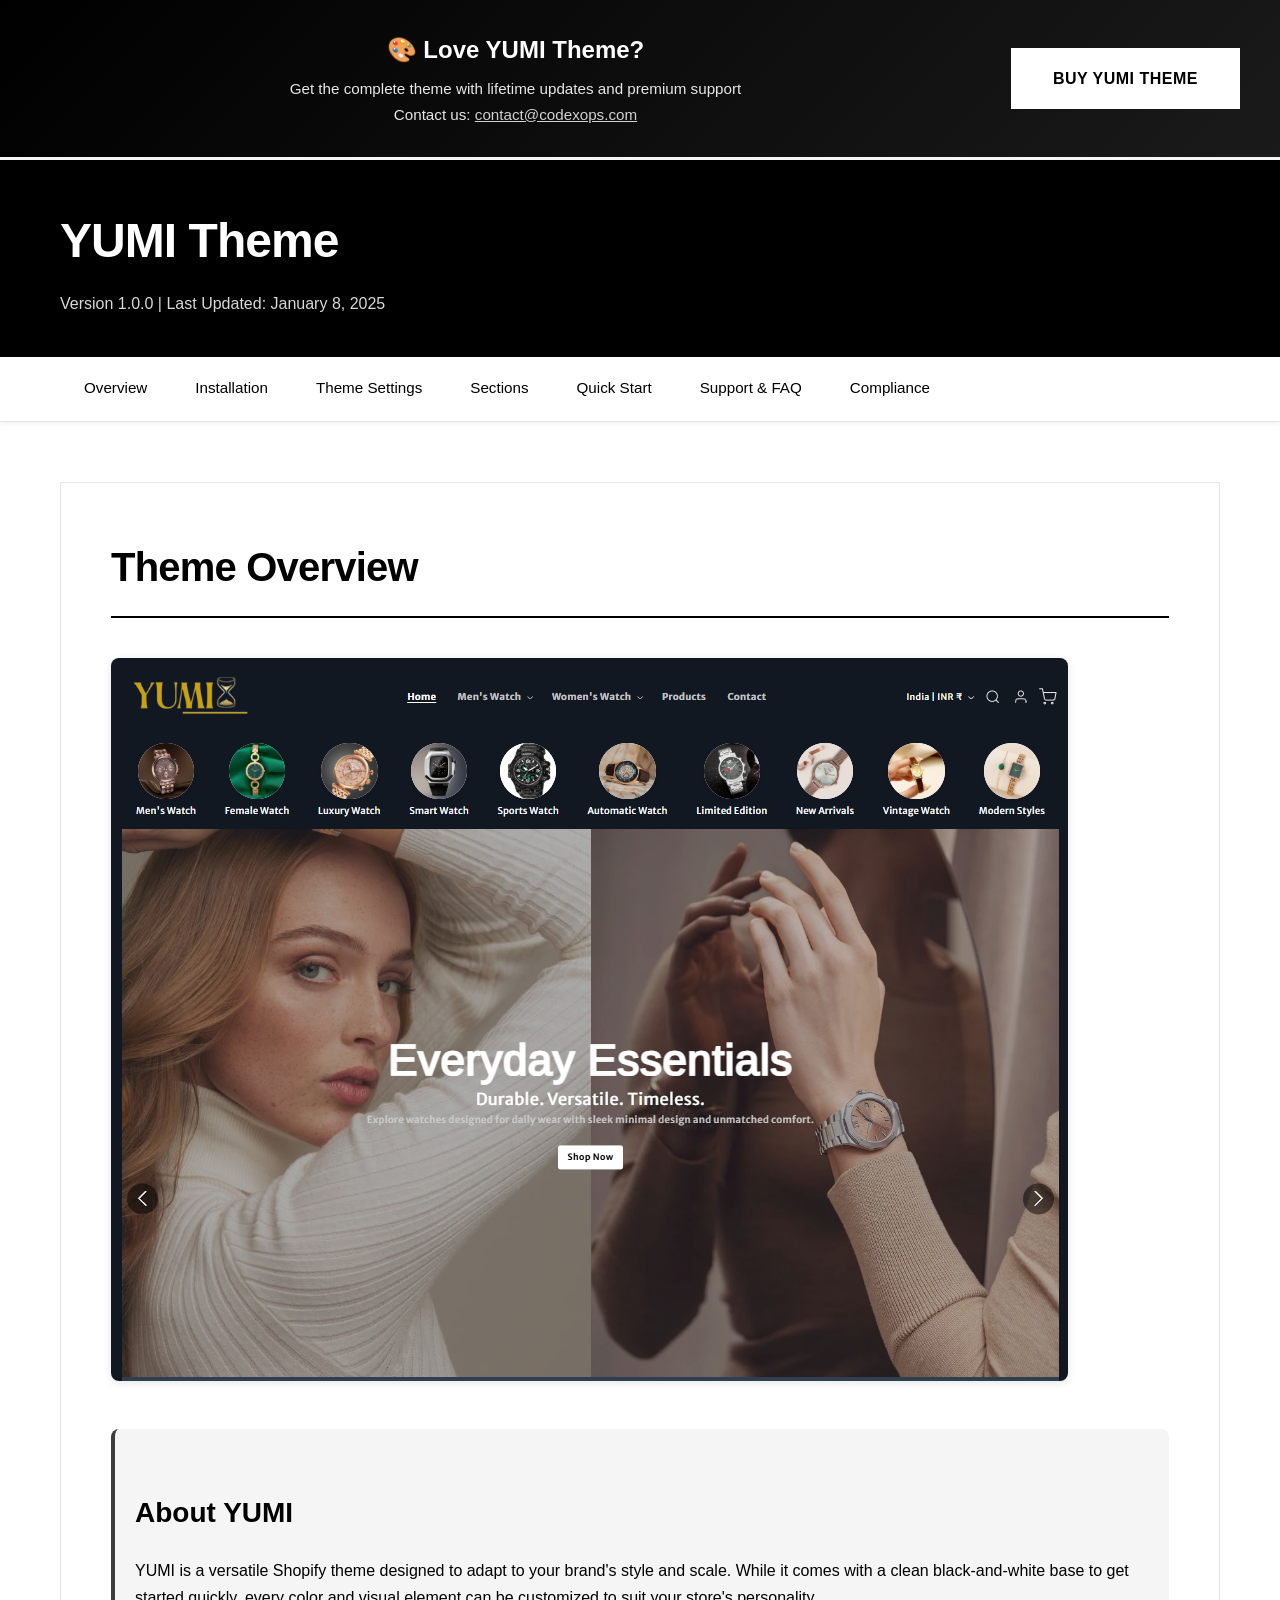
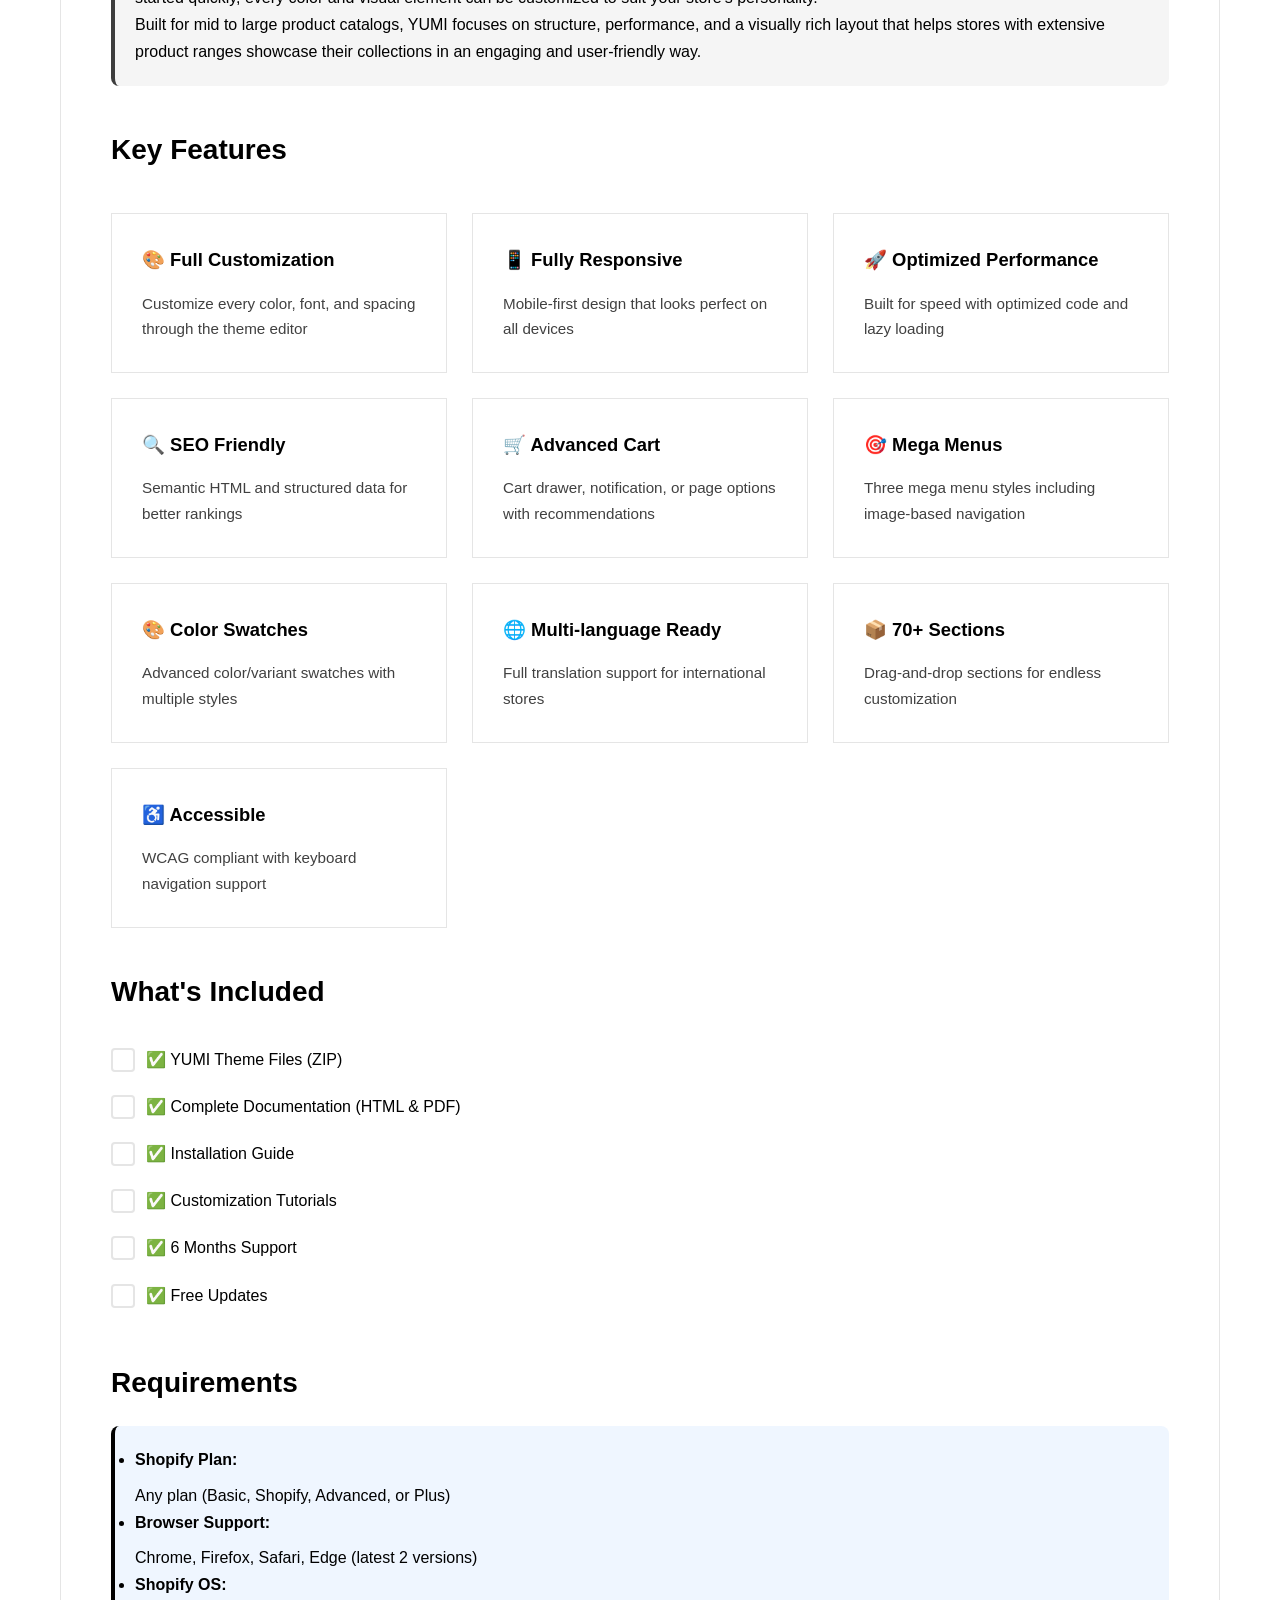
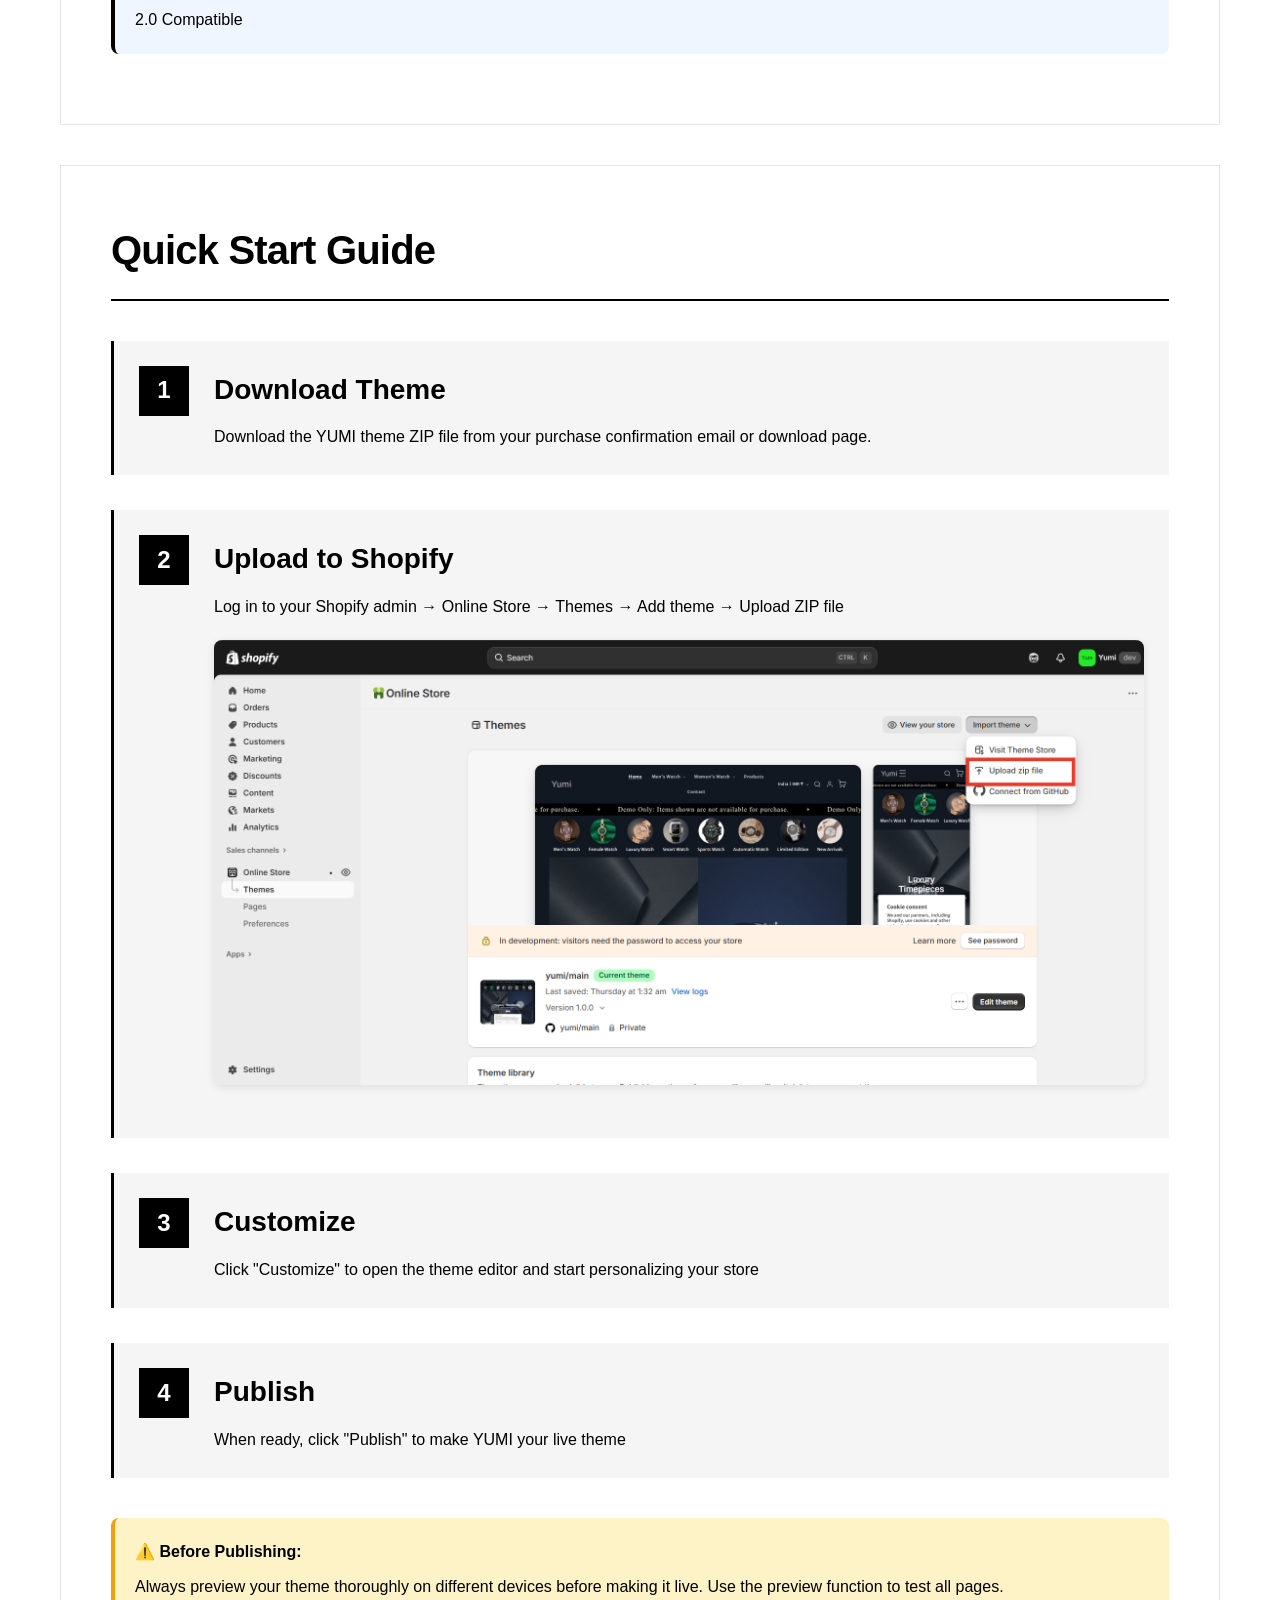
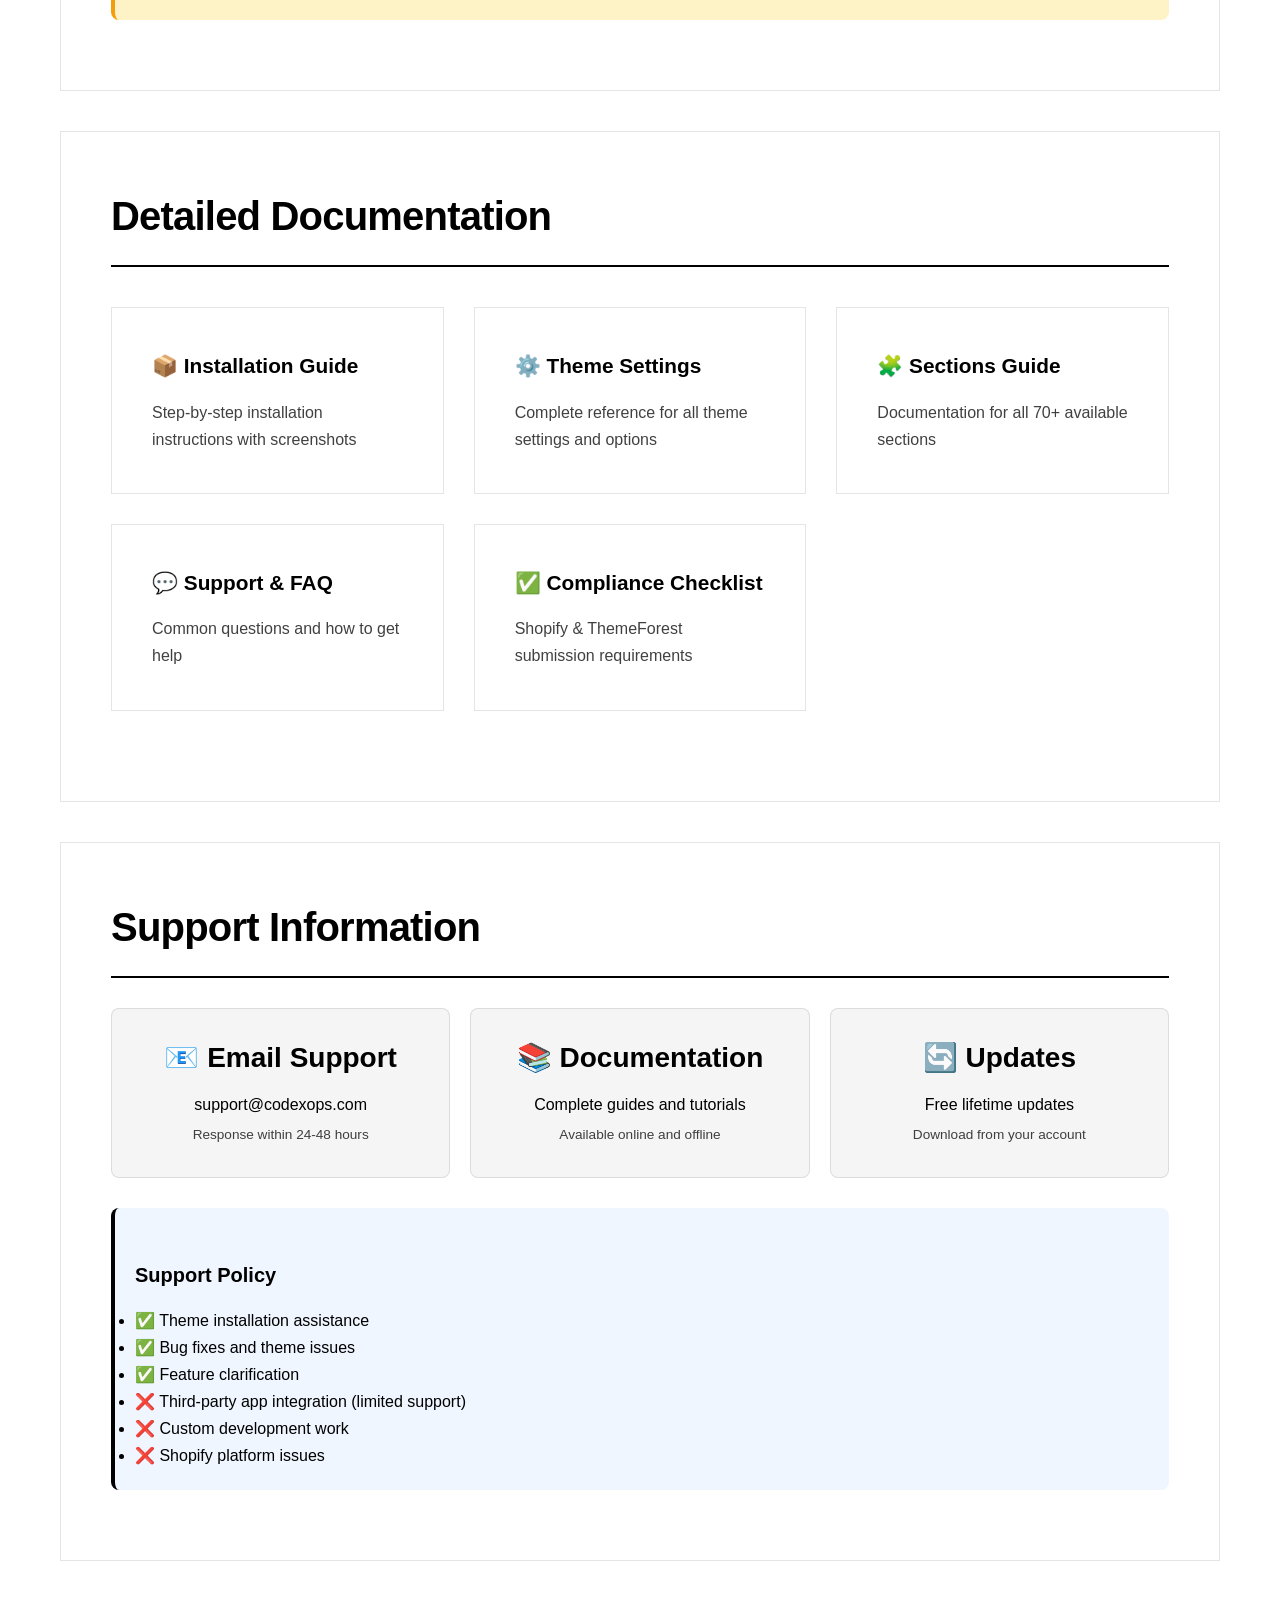
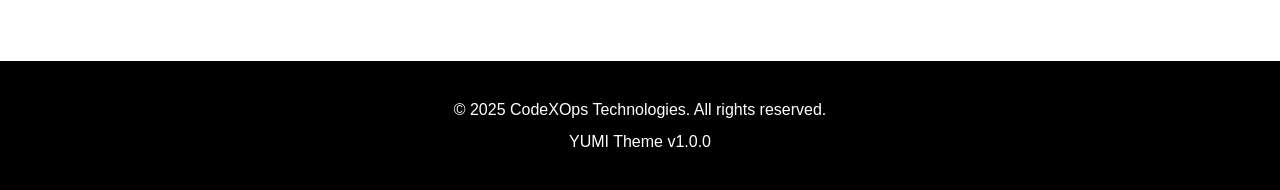
<file: index.html>
<!DOCTYPE html>
<html lang="en">
<head>
    <meta charset="UTF-8">
    <meta name="viewport" content="width=device-width, initial-scale=1.0">
    <title>YUMI - Shopify Theme Documentation</title>
    <link rel="stylesheet" href="styles.css">
    <style>
        @media print {
            .no-print { display: none; }
            .page-break { page-break-before: always; }
        }
    </style>
</head>
<body>
    <div class="documentation-wrapper">
        <!-- Purchase Banner -->
        <div class="purchase-banner no-print">
            <div class="purchase-banner-content">
                <div class="purchase-banner-text">
                    <h3>🎨 Love YUMI Theme?</h3>
                    <p>Get the complete theme with lifetime updates and premium support</p>
                    <p class="purchase-banner-email">Contact us: <a href="mailto:contact@codexops.com">contact@codexops.com</a></p>
                </div>
                <a href="mailto:contact@codexops.com?subject=YUMI Theme Purchase Inquiry" class="purchase-btn">Buy YUMI Theme</a>
            </div>
        </div>

        <!-- Header -->
        <header class="doc-header no-print">
            <div class="container">
                <h1>YUMI Theme</h1>
                <p class="version">Version 1.0.0 | Last Updated: January 8, 2025</p>
            </div>
        </header>

        <!-- Navigation -->
        <nav class="doc-nav no-print">
            <div class="container">
                <ul>
                    <li><a href="#overview">Overview</a></li>
                    <li><a href="installation.html">Installation</a></li>
                    <li><a href="settings.html">Theme Settings</a></li>
                    <li><a href="sections-guide.html">Sections</a></li>
                    <li><a href="#quick-start">Quick Start</a></li>
                    <li><a href="support.html">Support & FAQ</a></li>
                    <li><a href="compliance-checklist.html">Compliance</a></li>
                </ul>
            </div>
        </nav>

        <!-- Main Content -->
        <main class="doc-content">
            <div class="container">
                
                <!-- Overview Section -->
                <section id="overview" class="doc-section">
                    <h2>Theme Overview</h2>
                    <img src="./images/overview/theme-homepage-preview.png" alt="Theme Homepage Preview" class="doc-image">
                    
                    <div class="intro-box">
                        <h3>About YUMI</h3>
                        <p>YUMI is a versatile Shopify theme designed to adapt to your brand's style and scale. While it comes with a clean black-and-white base to get started quickly, every color and visual element can be customized to suit your store's personality.</p>
                        
                        <p>Built for mid to large product catalogs, YUMI focuses on structure, performance, and a visually rich layout that helps stores with extensive product ranges showcase their collections in an engaging and user-friendly way.</p>
                    </div>

                    <h3>Key Features</h3>
                    <div class="features-grid">
                        <div class="feature-item">
                            <h4>🎨 Full Customization</h4>
                            <p>Customize every color, font, and spacing through the theme editor</p>
                        </div>
                        <div class="feature-item">
                            <h4>📱 Fully Responsive</h4>
                            <p>Mobile-first design that looks perfect on all devices</p>
                        </div>
                        <div class="feature-item">
                            <h4>🚀 Optimized Performance</h4>
                            <p>Built for speed with optimized code and lazy loading</p>
                        </div>
                        <div class="feature-item">
                            <h4>🔍 SEO Friendly</h4>
                            <p>Semantic HTML and structured data for better rankings</p>
                        </div>
                        <div class="feature-item">
                            <h4>🛒 Advanced Cart</h4>
                            <p>Cart drawer, notification, or page options with recommendations</p>
                        </div>
                        <div class="feature-item">
                            <h4>🎯 Mega Menus</h4>
                            <p>Three mega menu styles including image-based navigation</p>
                        </div>
                        <div class="feature-item">
                            <h4>🎨 Color Swatches</h4>
                            <p>Advanced color/variant swatches with multiple styles</p>
                        </div>
                        <div class="feature-item">
                            <h4>🌐 Multi-language Ready</h4>
                            <p>Full translation support for international stores</p>
                        </div>
                        <div class="feature-item">
                            <h4>📦 70+ Sections</h4>
                            <p>Drag-and-drop sections for endless customization</p>
                        </div>
                        <div class="feature-item">
                            <h4>♿ Accessible</h4>
                            <p>WCAG compliant with keyboard navigation support</p>
                        </div>
                    </div>

                    <h3>What's Included</h3>
                    <ul class="checklist">
                        <li>✅ YUMI Theme Files (ZIP)</li>
                        <li>✅ Complete Documentation (HTML & PDF)</li>
                        <li>✅ Installation Guide</li>
                        <li>✅ Customization Tutorials</li>
                        <li>✅ 6 Months Support</li>
                        <li>✅ Free Updates</li>
                    </ul>

                    <h3>Requirements</h3>
                    <div class="info-box">
                        <ul>
                            <li><strong>Shopify Plan:</strong> Any plan (Basic, Shopify, Advanced, or Plus)</li>
                            <li><strong>Browser Support:</strong> Chrome, Firefox, Safari, Edge (latest 2 versions)</li>
                            <li><strong>Shopify OS:</strong> 2.0 Compatible</li>
                        </ul>
                    </div>
                </section>

                <!-- Quick Start Section -->
                <section id="quick-start" class="doc-section page-break">
                    <h2>Quick Start Guide</h2>
                    
                    <div class="steps">
                        <div class="step">
                            <div class="step-number">1</div>
                            <div class="step-content">
                                <h3>Download Theme</h3>
                                <p>Download the YUMI theme ZIP file from your purchase confirmation email or download page.</p>
                            </div>
                        </div>

                        <div class="step">
                            <div class="step-number">2</div>
                            <div class="step-content">
                                <h3>Upload to Shopify</h3>
                                <p>Log in to your Shopify admin → Online Store → Themes → Add theme → Upload ZIP file</p>
                               <img src="./images/installation/Upload-ZIP-File.png" alt="Upload zip file" class="doc-image">
                            </div>
                        </div>

                        <div class="step">
                            <div class="step-number">3</div>
                            <div class="step-content">
                                <h3>Customize</h3>
                                <p>Click "Customize" to open the theme editor and start personalizing your store</p>
                            </div>
                        </div>

                        <div class="step">
                            <div class="step-number">4</div>
                            <div class="step-content">
                                <h3>Publish</h3>
                                <p>When ready, click "Publish" to make YUMI your live theme</p>
                            </div>
                        </div>
                    </div>

                    <div class="warning-box">
                        <strong>⚠️ Before Publishing:</strong> Always preview your theme thoroughly on different devices before making it live. Use the preview function to test all pages.
                    </div>
                </section>

                <!-- Navigation Links -->
                <section id="detailed-docs" class="doc-section">
                    <h2>Detailed Documentation</h2>
                    <div class="doc-links">
                        <a href="installation.html" class="doc-link-card">
                            <h3>📦 Installation Guide</h3>
                            <p>Step-by-step installation instructions with screenshots</p>
                        </a>
                        <a href="settings.html" class="doc-link-card">
                            <h3>⚙️ Theme Settings</h3>
                            <p>Complete reference for all theme settings and options</p>
                        </a>
                        <a href="sections-guide.html" class="doc-link-card">
                            <h3>🧩 Sections Guide</h3>
                            <p>Documentation for all 70+ available sections</p>
                        </a>
                        <a href="support.html" class="doc-link-card">
                            <h3>💬 Support & FAQ</h3>
                            <p>Common questions and how to get help</p>
                        </a>
                        <a href="compliance-checklist.html" class="doc-link-card">
                            <h3>✅ Compliance Checklist</h3>
                            <p>Shopify & ThemeForest submission requirements</p>
                        </a>
                    </div>
                </section>

                <section id="support" class="doc-section page-break">
                    <h2>Support Information</h2>
                    
                    <div class="support-grid">
                        <div class="support-card">
                            <h3>📧 Email Support</h3>
                            <p>support@codexops.com</p>
                            <p class="note">Response within 24-48 hours</p>
                        </div>
                        <div class="support-card">
                            <h3>📚 Documentation</h3>
                            <p>Complete guides and tutorials</p>
                            <p class="note">Available online and offline</p>
                        </div>
                        <div class="support-card">
                            <h3>🔄 Updates</h3>
                            <p>Free lifetime updates</p>
                            <p class="note">Download from your account</p>
                        </div>
                    </div>

                    <div class="info-box">
                        <h4>Support Policy</h4>
                        <ul>
                            <li>✅ Theme installation assistance</li>
                            <li>✅ Bug fixes and theme issues</li>
                            <li>✅ Feature clarification</li>
                            <li>❌ Third-party app integration (limited support)</li>
                            <li>❌ Custom development work</li>
                            <li>❌ Shopify platform issues</li>
                        </ul>
                    </div>
                </section>

            </div>
        </main>

        <!-- Footer -->
        <footer class="doc-footer">
            <div class="container">
                <p>&copy; 2025 CodeXOps Technologies. All rights reserved.</p>
                <p>YUMI Theme v1.0.0</p>
            </div>
        </footer>
    </div>

    <script>
        // Print functionality
        document.addEventListener('DOMContentLoaded', function() {
            // Smooth scrolling for anchor links
            document.querySelectorAll('a[href^="#"]').forEach(anchor => {
                anchor.addEventListener('click', function (e) {
                    e.preventDefault();
                    const target = document.querySelector(this.getAttribute('href'));
                    if (target) {
                        target.scrollIntoView({ behavior: 'smooth' });
                    }
                });
            });
        });
    </script>
</body>
</html>
</file>
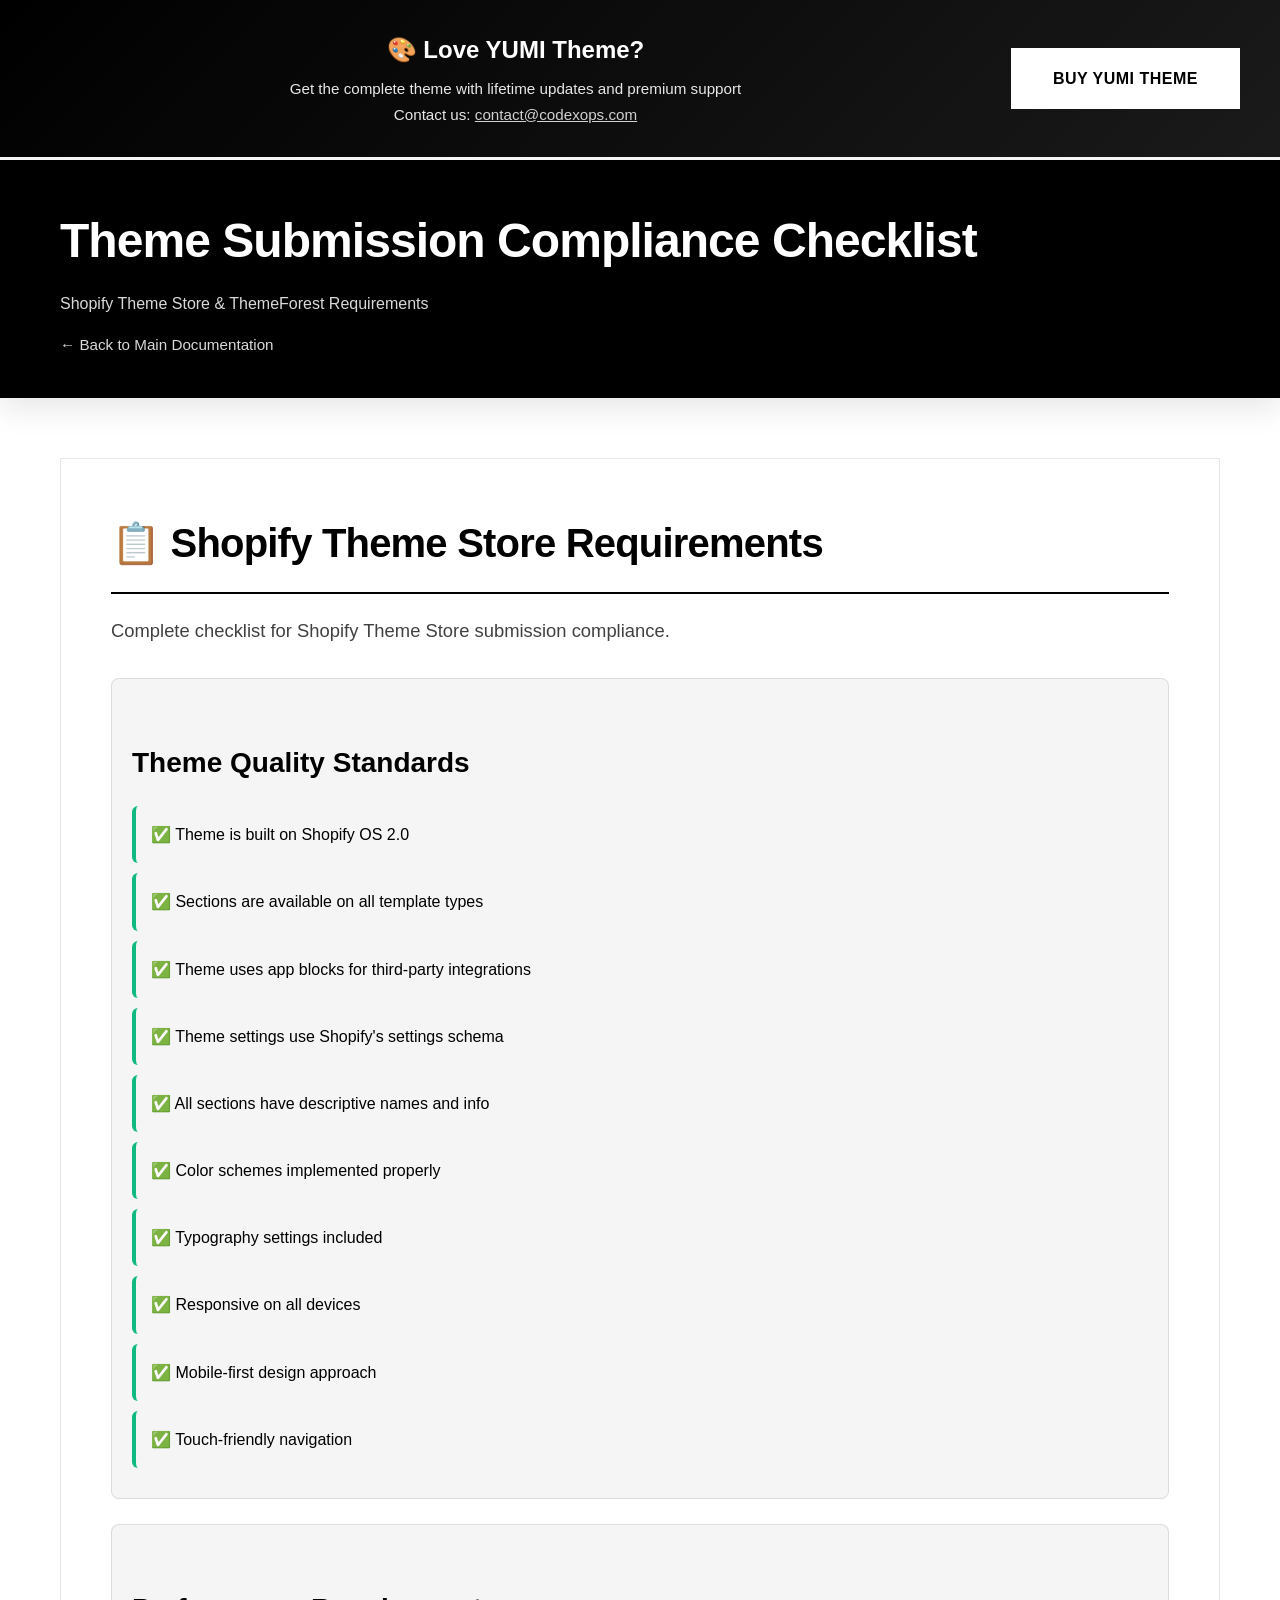
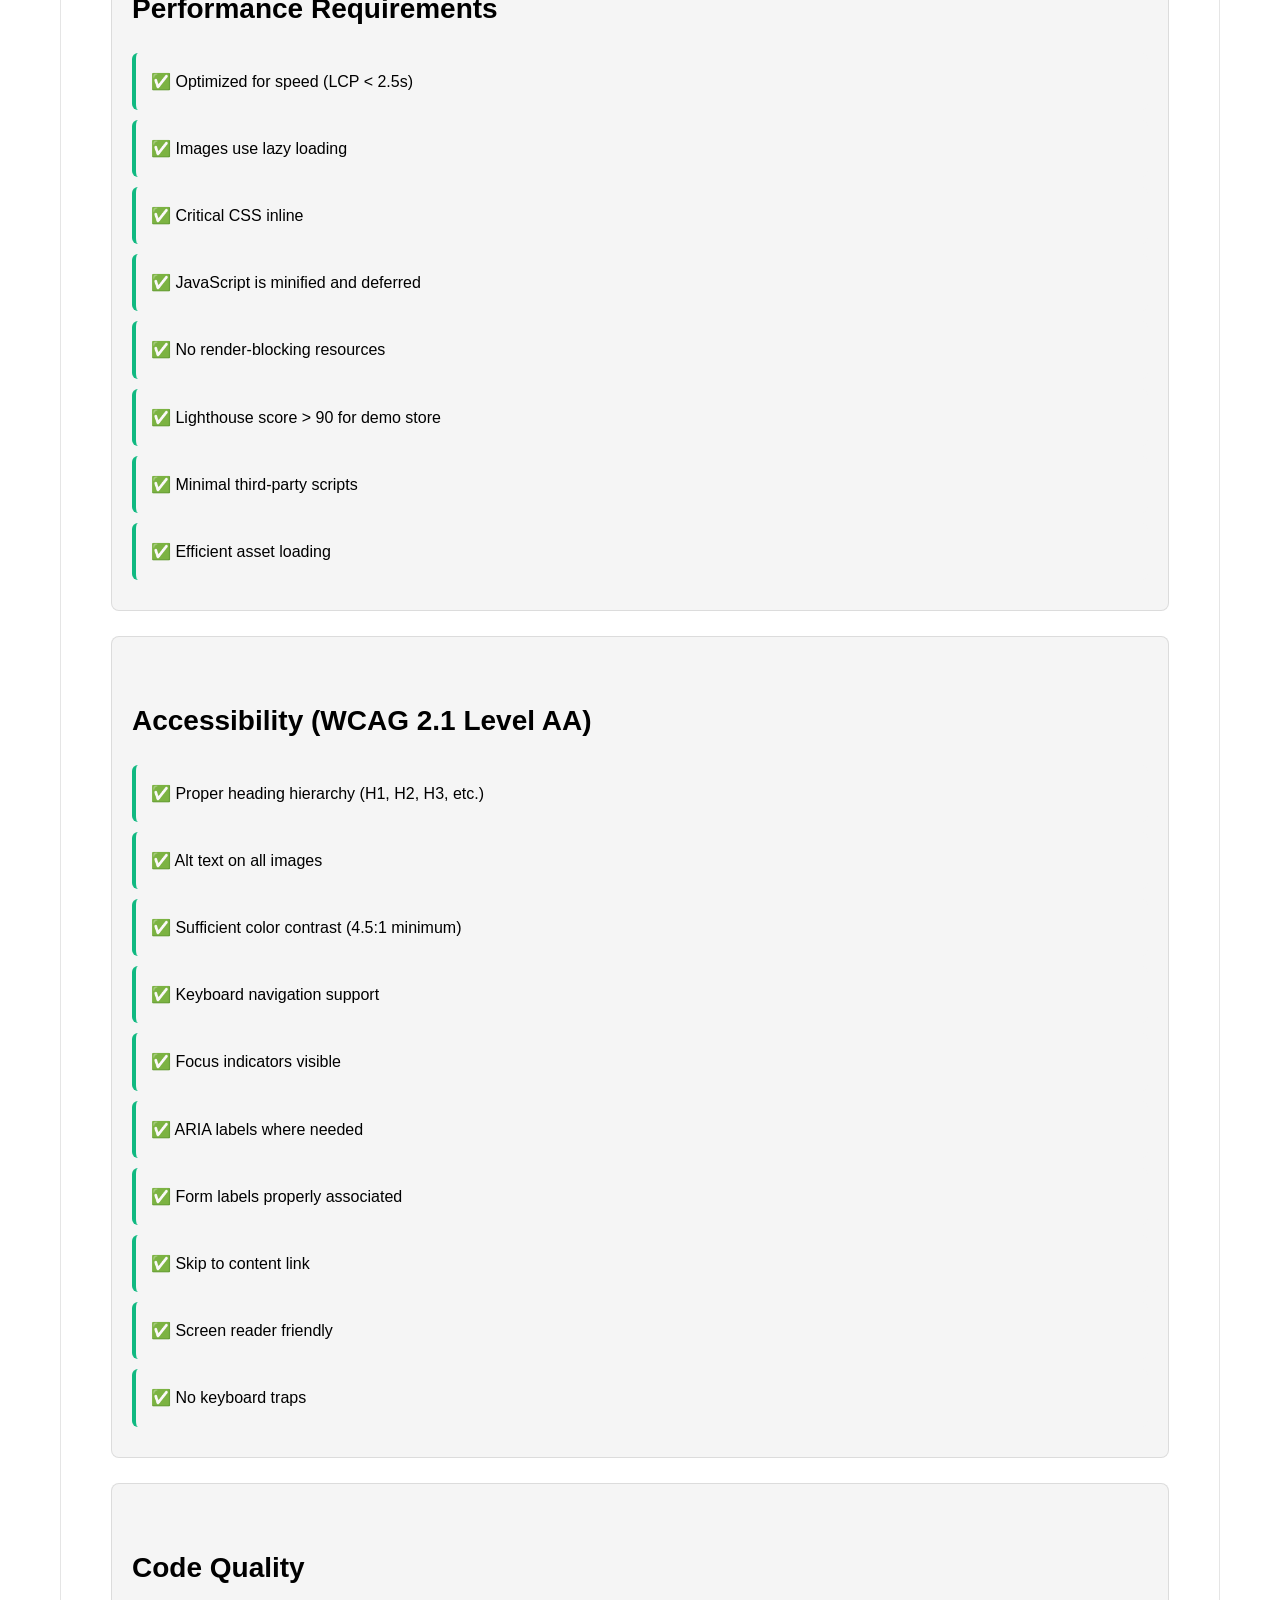
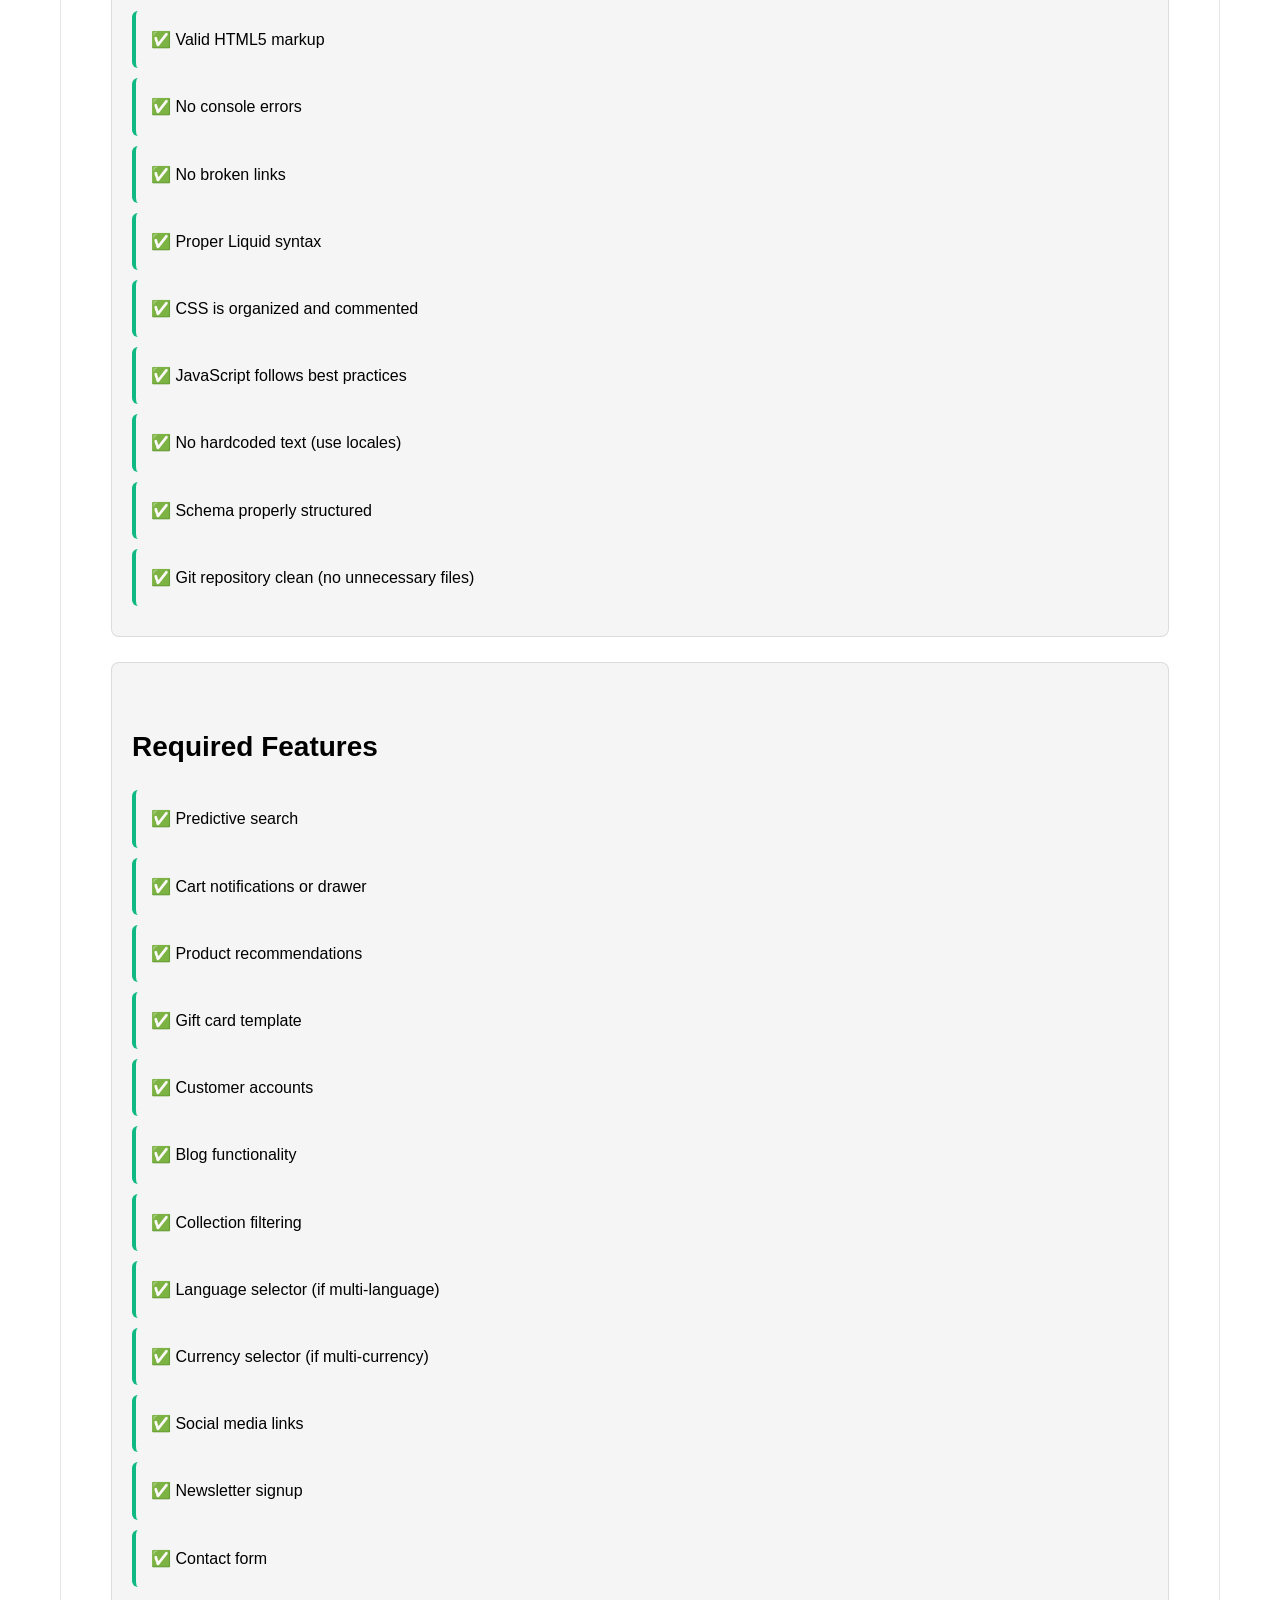
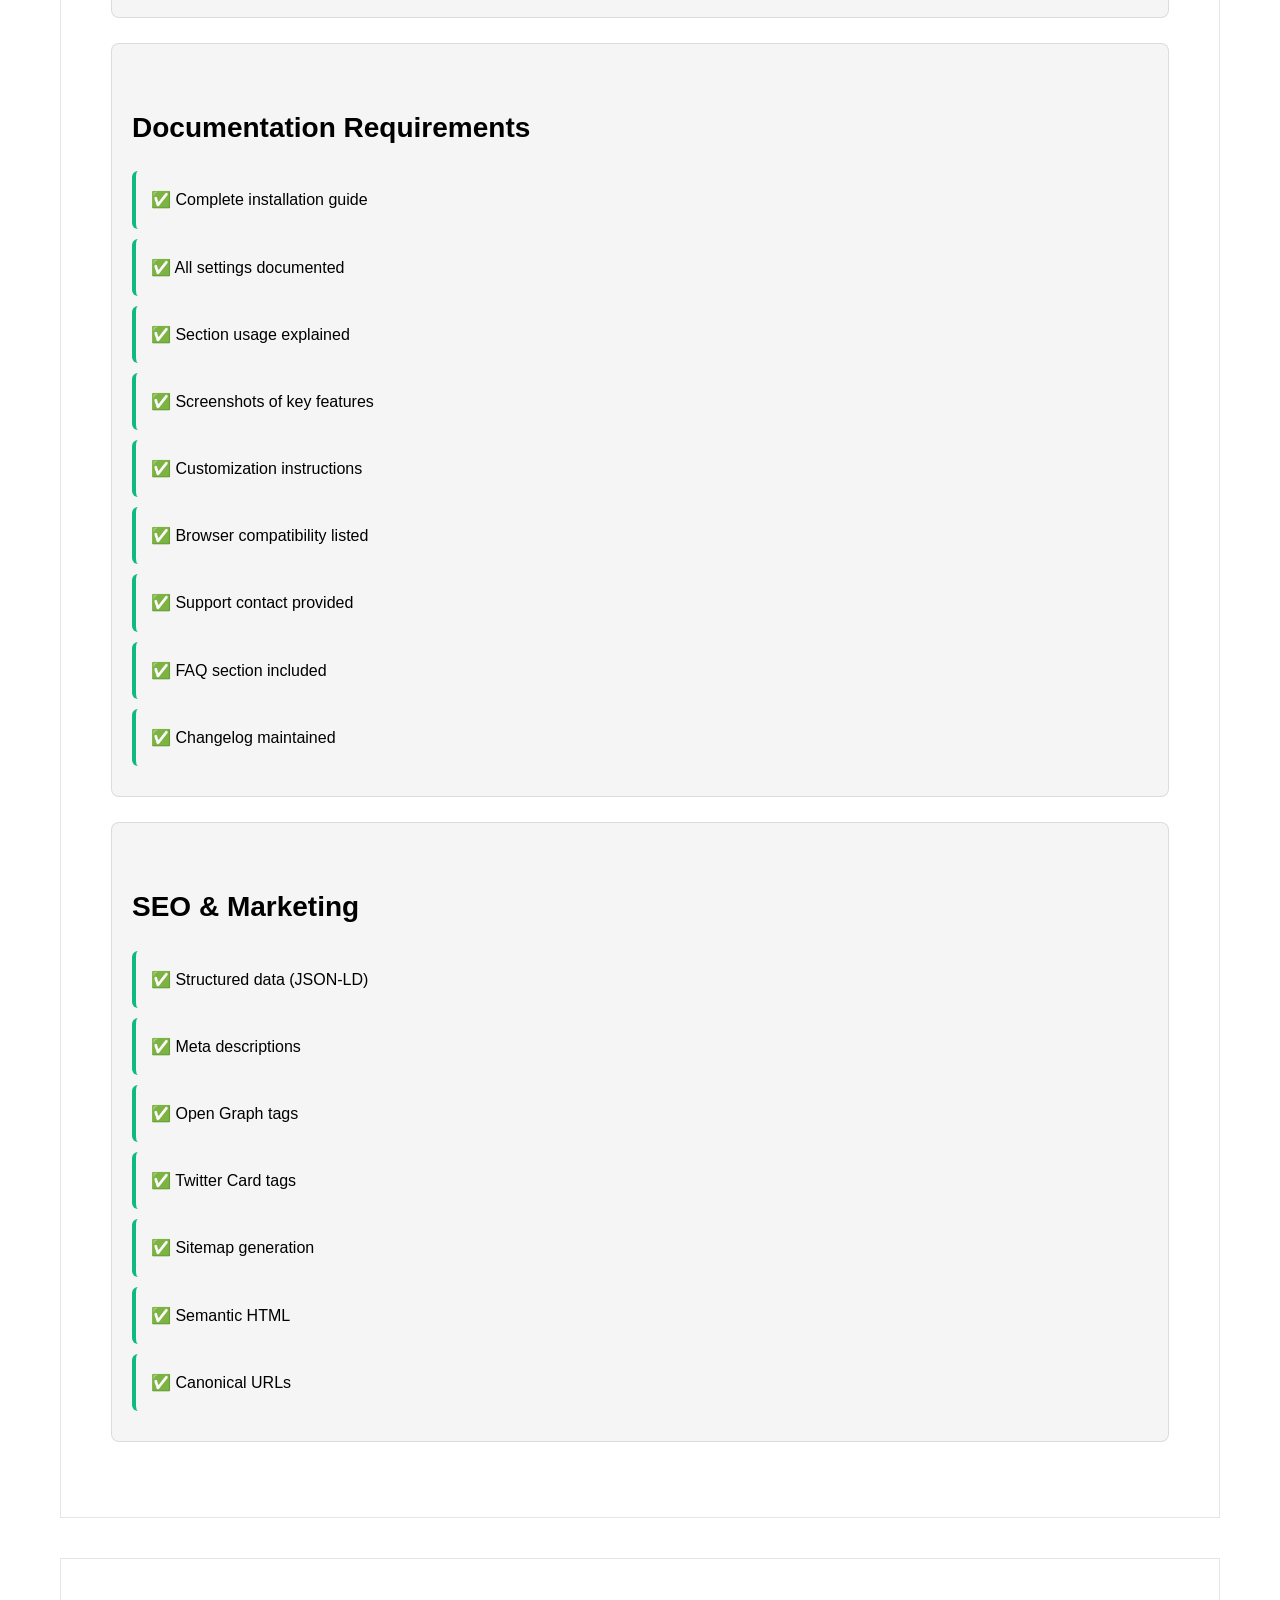
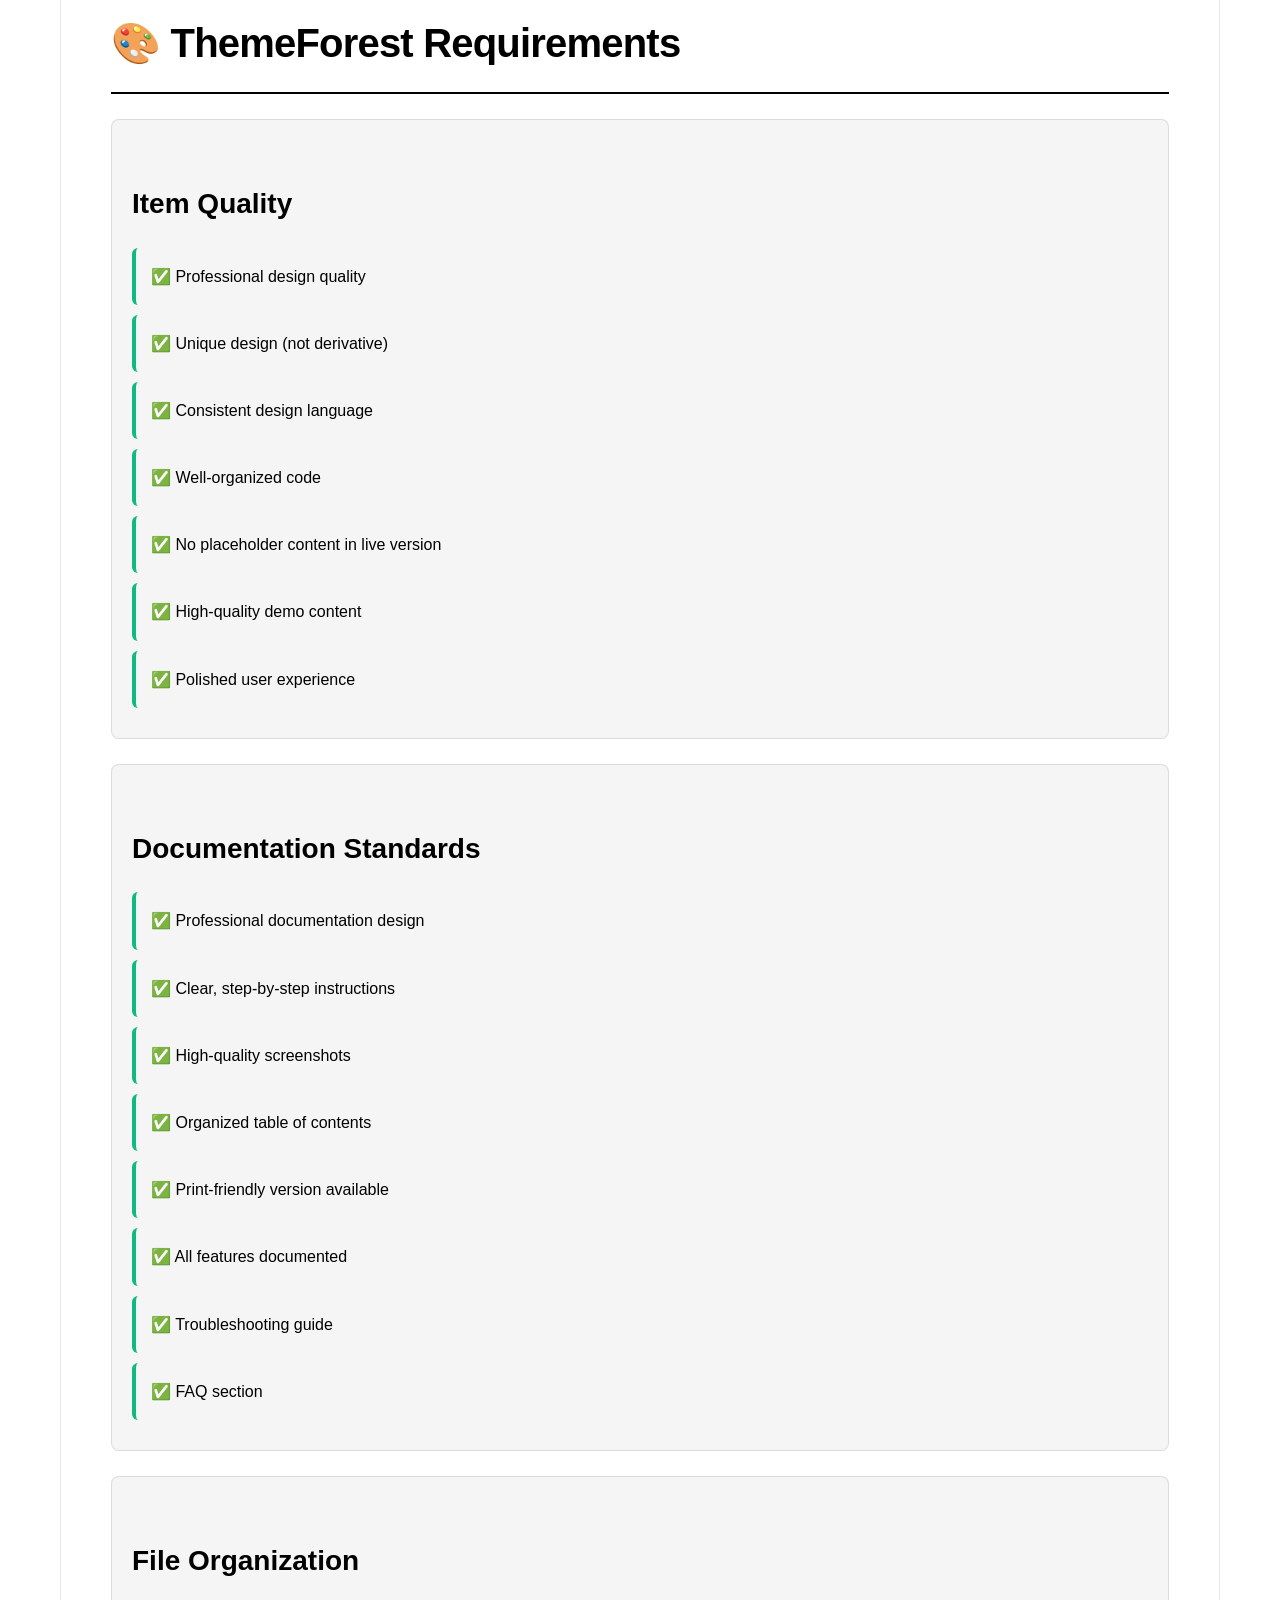
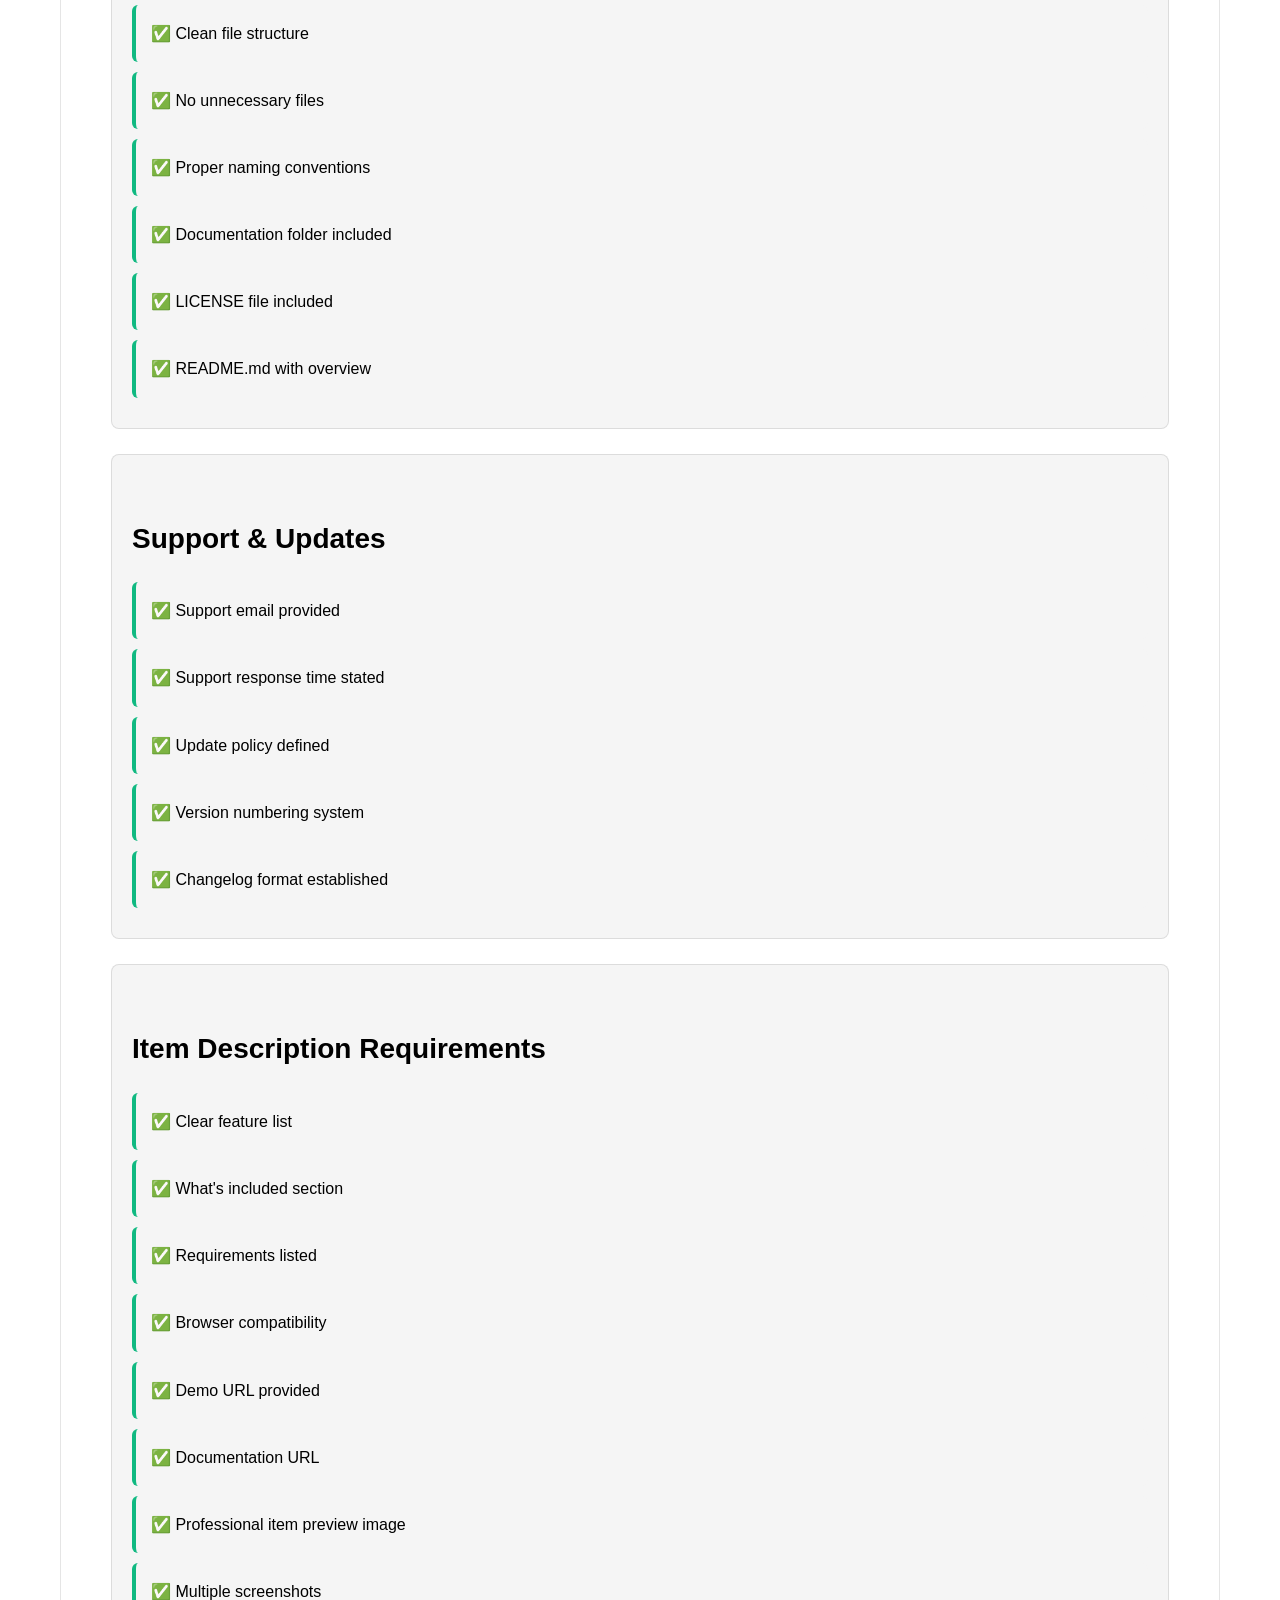
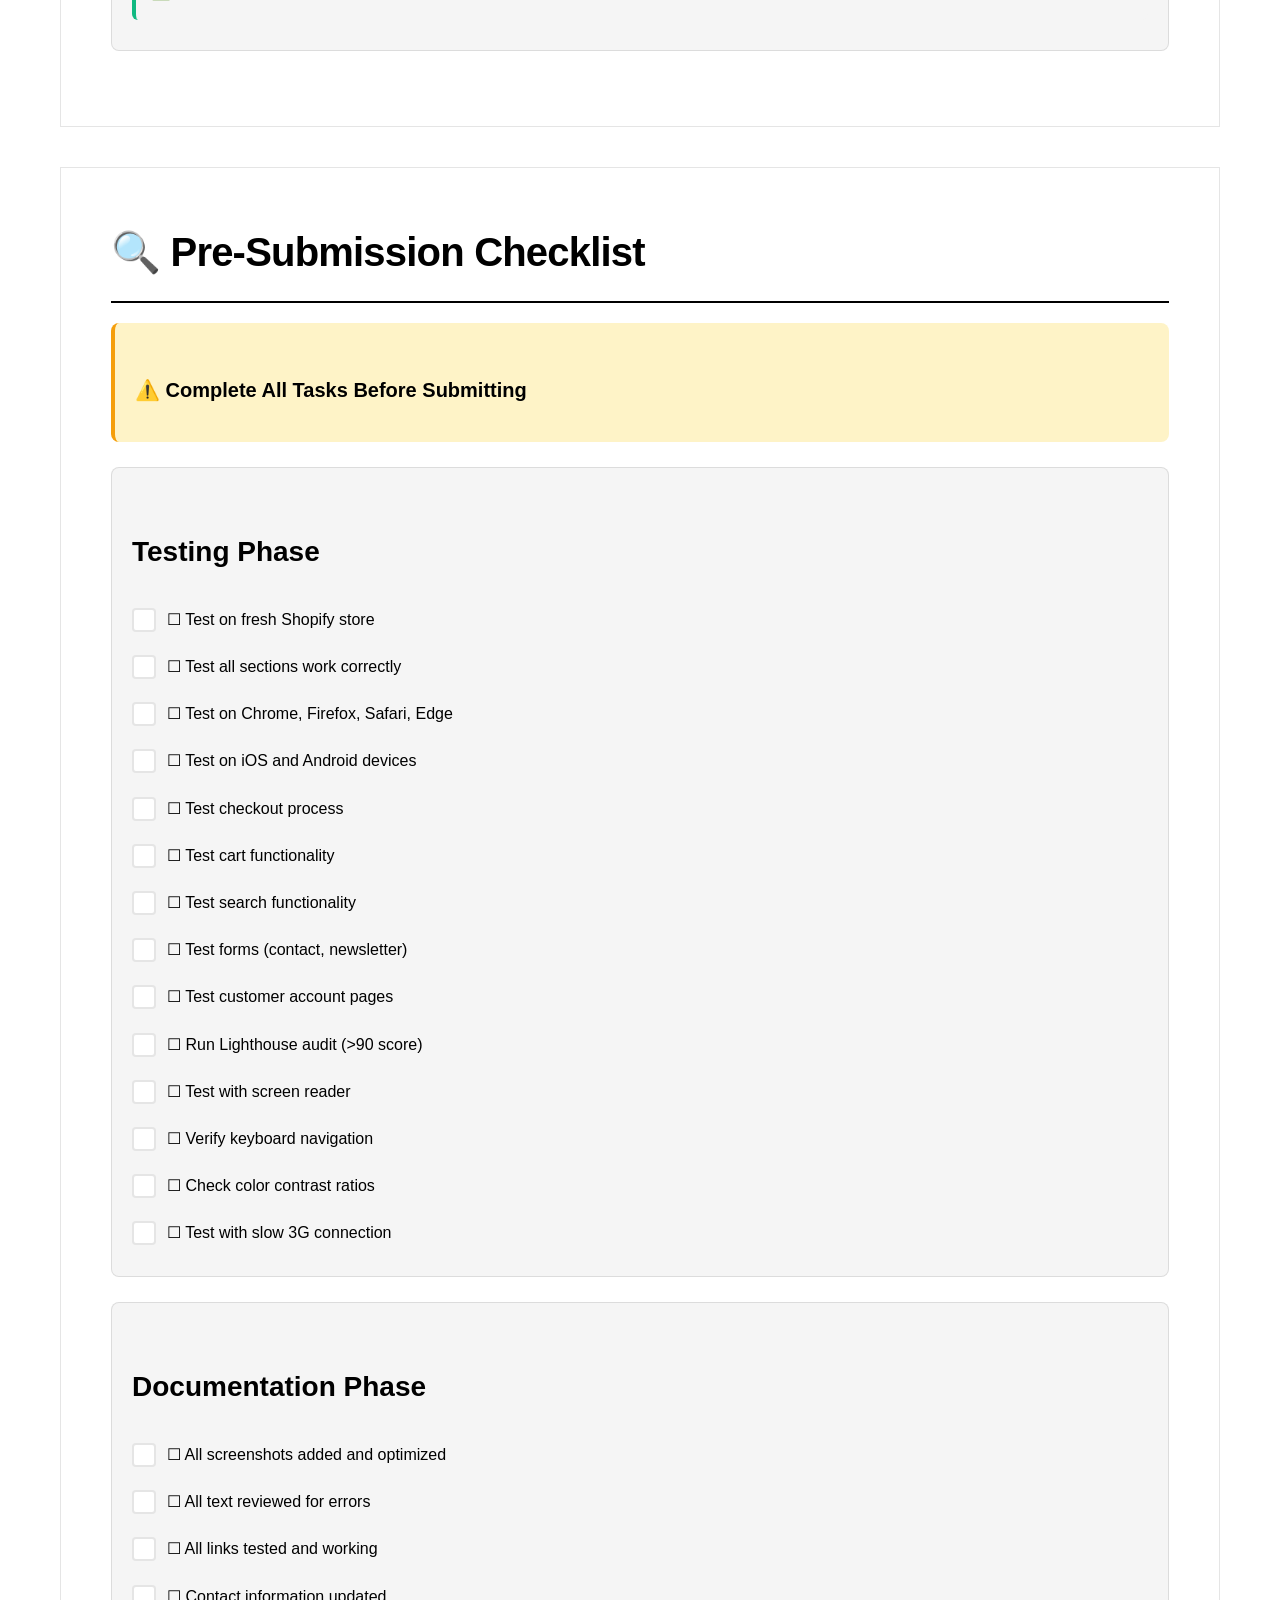
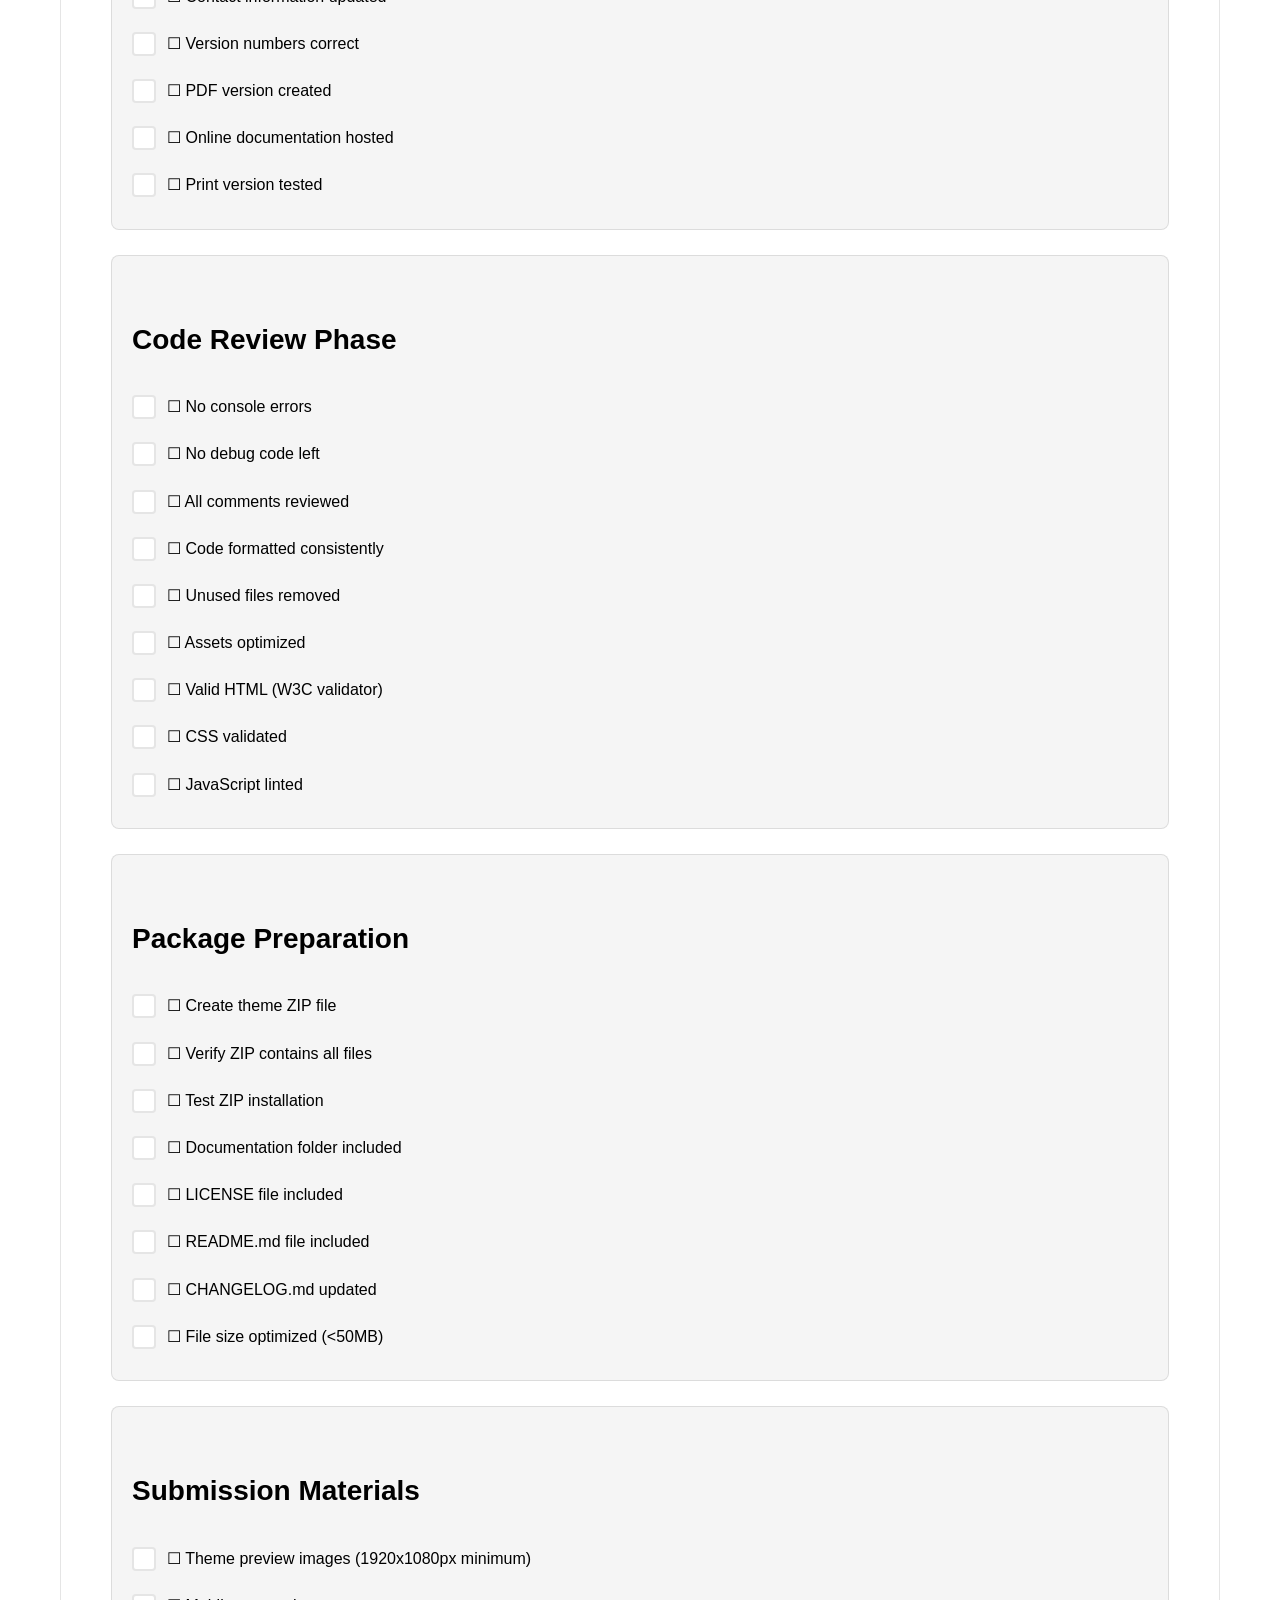
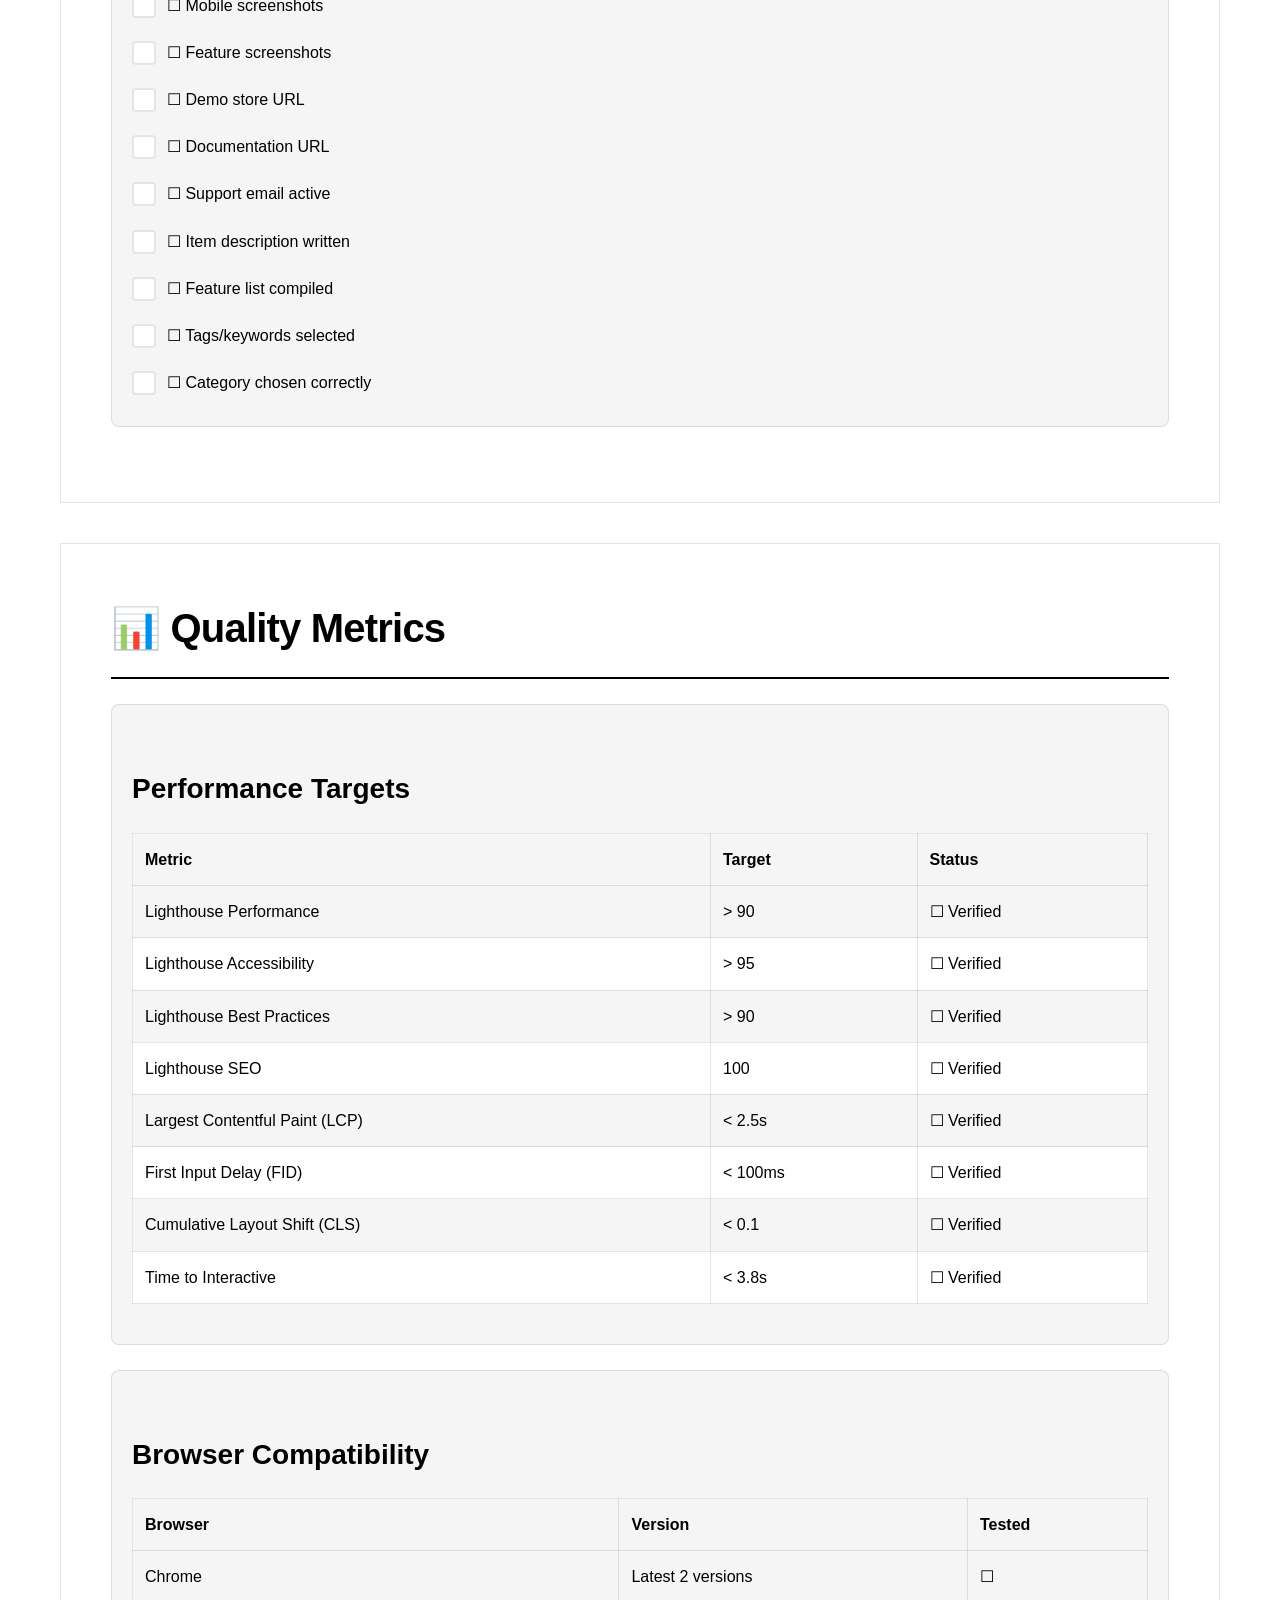
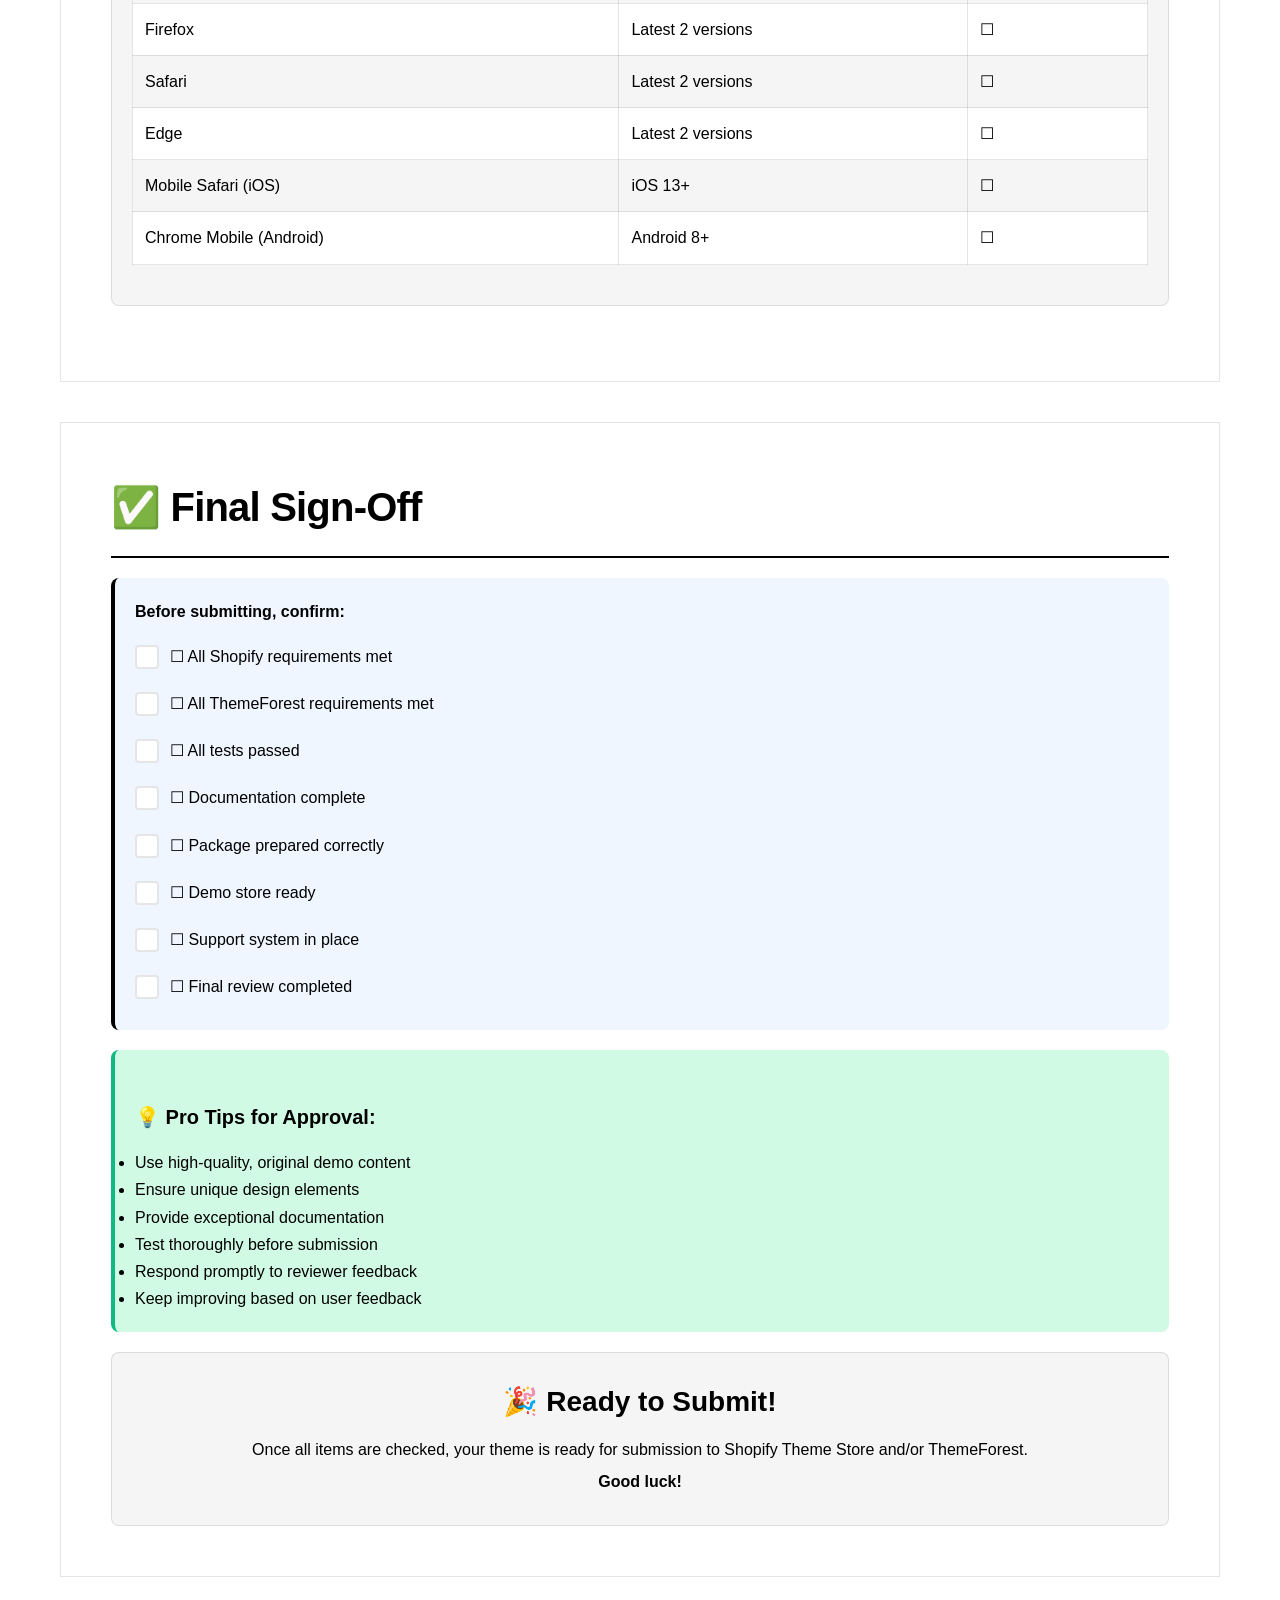
<file: compliance-checklist.html>
<!DOCTYPE html>
<html lang="en">
<head>
    <meta charset="UTF-8">
    <meta name="viewport" content="width=device-width, initial-scale=1.0">
    <title>Submission Compliance Checklist - YUMI Theme</title>
    <link rel="stylesheet" href="styles.css">
</head>
<body>
    <div class="documentation-wrapper">
        <!-- Purchase Banner -->
        <div class="purchase-banner no-print">
            <div class="purchase-banner-content">
                <div class="purchase-banner-text">
                    <h3>🎨 Love YUMI Theme?</h3>
                    <p>Get the complete theme with lifetime updates and premium support</p>
                    <p class="purchase-banner-email">Contact us: <a href="mailto:contact@codexops.com">contact@codexops.com</a></p>
                </div>
                <a href="mailto:contact@codexops.com?subject=YUMI Theme Purchase Inquiry" class="purchase-btn">Buy YUMI Theme</a>
            </div>
        </div>

        <header class="doc-header no-print">
            <div class="container">
                <h1>Theme Submission Compliance Checklist</h1>
                <p class="version">Shopify Theme Store & ThemeForest Requirements</p>
                <a href="index.html" class="back-link">← Back to Main Documentation</a>
            </div>
        </header>

        <main class="doc-content">
            <div class="container">
                
                <section class="doc-section">
                    <h2>📋 Shopify Theme Store Requirements</h2>
                    <p class="section-intro">Complete checklist for Shopify Theme Store submission compliance.</p>
                    
                    <div class="setting-group">
                        <h3>Theme Quality Standards</h3>
                        <ul class="compliance-list">
                            <li>✅ Theme is built on Shopify OS 2.0</li>
                            <li>✅ Sections are available on all template types</li>
                            <li>✅ Theme uses app blocks for third-party integrations</li>
                            <li>✅ Theme settings use Shopify's settings schema</li>
                            <li>✅ All sections have descriptive names and info</li>
                            <li>✅ Color schemes implemented properly</li>
                            <li>✅ Typography settings included</li>
                            <li>✅ Responsive on all devices</li>
                            <li>✅ Mobile-first design approach</li>
                            <li>✅ Touch-friendly navigation</li>
                        </ul>
                    </div>

                    <div class="setting-group">
                        <h3>Performance Requirements</h3>
                        <ul class="compliance-list">
                            <li>✅ Optimized for speed (LCP < 2.5s)</li>
                            <li>✅ Images use lazy loading</li>
                            <li>✅ Critical CSS inline</li>
                            <li>✅ JavaScript is minified and deferred</li>
                            <li>✅ No render-blocking resources</li>
                            <li>✅ Lighthouse score > 90 for demo store</li>
                            <li>✅ Minimal third-party scripts</li>
                            <li>✅ Efficient asset loading</li>
                        </ul>
                    </div>

                    <div class="setting-group">
                        <h3>Accessibility (WCAG 2.1 Level AA)</h3>
                        <ul class="compliance-list">
                            <li>✅ Proper heading hierarchy (H1, H2, H3, etc.)</li>
                            <li>✅ Alt text on all images</li>
                            <li>✅ Sufficient color contrast (4.5:1 minimum)</li>
                            <li>✅ Keyboard navigation support</li>
                            <li>✅ Focus indicators visible</li>
                            <li>✅ ARIA labels where needed</li>
                            <li>✅ Form labels properly associated</li>
                            <li>✅ Skip to content link</li>
                            <li>✅ Screen reader friendly</li>
                            <li>✅ No keyboard traps</li>
                        </ul>
                    </div>

                    <div class="setting-group">
                        <h3>Code Quality</h3>
                        <ul class="compliance-list">
                            <li>✅ Valid HTML5 markup</li>
                            <li>✅ No console errors</li>
                            <li>✅ No broken links</li>
                            <li>✅ Proper Liquid syntax</li>
                            <li>✅ CSS is organized and commented</li>
                            <li>✅ JavaScript follows best practices</li>
                            <li>✅ No hardcoded text (use locales)</li>
                            <li>✅ Schema properly structured</li>
                            <li>✅ Git repository clean (no unnecessary files)</li>
                        </ul>
                    </div>

                    <div class="setting-group">
                        <h3>Required Features</h3>
                        <ul class="compliance-list">
                            <li>✅ Predictive search</li>
                            <li>✅ Cart notifications or drawer</li>
                            <li>✅ Product recommendations</li>
                            <li>✅ Gift card template</li>
                            <li>✅ Customer accounts</li>
                            <li>✅ Blog functionality</li>
                            <li>✅ Collection filtering</li>
                            <li>✅ Language selector (if multi-language)</li>
                            <li>✅ Currency selector (if multi-currency)</li>
                            <li>✅ Social media links</li>
                            <li>✅ Newsletter signup</li>
                            <li>✅ Contact form</li>
                        </ul>
                    </div>

                    <div class="setting-group">
                        <h3>Documentation Requirements</h3>
                        <ul class="compliance-list">
                            <li>✅ Complete installation guide</li>
                            <li>✅ All settings documented</li>
                            <li>✅ Section usage explained</li>
                            <li>✅ Screenshots of key features</li>
                            <li>✅ Customization instructions</li>
                            <li>✅ Browser compatibility listed</li>
                            <li>✅ Support contact provided</li>
                            <li>✅ FAQ section included</li>
                            <li>✅ Changelog maintained</li>
                        </ul>
                    </div>

                    <div class="setting-group">
                        <h3>SEO & Marketing</h3>
                        <ul class="compliance-list">
                            <li>✅ Structured data (JSON-LD)</li>
                            <li>✅ Meta descriptions</li>
                            <li>✅ Open Graph tags</li>
                            <li>✅ Twitter Card tags</li>
                            <li>✅ Sitemap generation</li>
                            <li>✅ Semantic HTML</li>
                            <li>✅ Canonical URLs</li>
                        </ul>
                    </div>
                </section>

                <section class="doc-section page-break">
                    <h2>🎨 ThemeForest Requirements</h2>
                    
                    <div class="setting-group">
                        <h3>Item Quality</h3>
                        <ul class="compliance-list">
                            <li>✅ Professional design quality</li>
                            <li>✅ Unique design (not derivative)</li>
                            <li>✅ Consistent design language</li>
                            <li>✅ Well-organized code</li>
                            <li>✅ No placeholder content in live version</li>
                            <li>✅ High-quality demo content</li>
                            <li>✅ Polished user experience</li>
                        </ul>
                    </div>

                    <div class="setting-group">
                        <h3>Documentation Standards</h3>
                        <ul class="compliance-list">
                            <li>✅ Professional documentation design</li>
                            <li>✅ Clear, step-by-step instructions</li>
                            <li>✅ High-quality screenshots</li>
                            <li>✅ Organized table of contents</li>
                            <li>✅ Print-friendly version available</li>
                            <li>✅ All features documented</li>
                            <li>✅ Troubleshooting guide</li>
                            <li>✅ FAQ section</li>
                        </ul>
                    </div>

                    <div class="setting-group">
                        <h3>File Organization</h3>
                        <ul class="compliance-list">
                            <li>✅ Clean file structure</li>
                            <li>✅ No unnecessary files</li>
                            <li>✅ Proper naming conventions</li>
                            <li>✅ Documentation folder included</li>
                            <li>✅ LICENSE file included</li>
                            <li>✅ README.md with overview</li>
                        </ul>
                    </div>

                    <div class="setting-group">
                        <h3>Support & Updates</h3>
                        <ul class="compliance-list">
                            <li>✅ Support email provided</li>
                            <li>✅ Support response time stated</li>
                            <li>✅ Update policy defined</li>
                            <li>✅ Version numbering system</li>
                            <li>✅ Changelog format established</li>
                        </ul>
                    </div>

                    <div class="setting-group">
                        <h3>Item Description Requirements</h3>
                        <ul class="compliance-list">
                            <li>✅ Clear feature list</li>
                            <li>✅ What's included section</li>
                            <li>✅ Requirements listed</li>
                            <li>✅ Browser compatibility</li>
                            <li>✅ Demo URL provided</li>
                            <li>✅ Documentation URL</li>
                            <li>✅ Professional item preview image</li>
                            <li>✅ Multiple screenshots</li>
                        </ul>
                    </div>
                </section>

                <section class="doc-section page-break">
                    <h2>🔍 Pre-Submission Checklist</h2>
                    
                    <div class="warning-box">
                        <h4>⚠️ Complete All Tasks Before Submitting</h4>
                    </div>

                    <div class="setting-group">
                        <h3>Testing Phase</h3>
                        <ul class="checklist">
                            <li>☐ Test on fresh Shopify store</li>
                            <li>☐ Test all sections work correctly</li>
                            <li>☐ Test on Chrome, Firefox, Safari, Edge</li>
                            <li>☐ Test on iOS and Android devices</li>
                            <li>☐ Test checkout process</li>
                            <li>☐ Test cart functionality</li>
                            <li>☐ Test search functionality</li>
                            <li>☐ Test forms (contact, newsletter)</li>
                            <li>☐ Test customer account pages</li>
                            <li>☐ Run Lighthouse audit (>90 score)</li>
                            <li>☐ Test with screen reader</li>
                            <li>☐ Verify keyboard navigation</li>
                            <li>☐ Check color contrast ratios</li>
                            <li>☐ Test with slow 3G connection</li>
                        </ul>
                    </div>

                    <div class="setting-group">
                        <h3>Documentation Phase</h3>
                        <ul class="checklist">
                            <li>☐ All screenshots added and optimized</li>
                            <li>☐ All text reviewed for errors</li>
                            <li>☐ All links tested and working</li>
                            <li>☐ Contact information updated</li>
                            <li>☐ Version numbers correct</li>
                            <li>☐ PDF version created</li>
                            <li>☐ Online documentation hosted</li>
                            <li>☐ Print version tested</li>
                        </ul>
                    </div>

                    <div class="setting-group">
                        <h3>Code Review Phase</h3>
                        <ul class="checklist">
                            <li>☐ No console errors</li>
                            <li>☐ No debug code left</li>
                            <li>☐ All comments reviewed</li>
                            <li>☐ Code formatted consistently</li>
                            <li>☐ Unused files removed</li>
                            <li>☐ Assets optimized</li>
                            <li>☐ Valid HTML (W3C validator)</li>
                            <li>☐ CSS validated</li>
                            <li>☐ JavaScript linted</li>
                        </ul>
                    </div>

                    <div class="setting-group">
                        <h3>Package Preparation</h3>
                        <ul class="checklist">
                            <li>☐ Create theme ZIP file</li>
                            <li>☐ Verify ZIP contains all files</li>
                            <li>☐ Test ZIP installation</li>
                            <li>☐ Documentation folder included</li>
                            <li>☐ LICENSE file included</li>
                            <li>☐ README.md file included</li>
                            <li>☐ CHANGELOG.md updated</li>
                            <li>☐ File size optimized (<50MB)</li>
                        </ul>
                    </div>

                    <div class="setting-group">
                        <h3>Submission Materials</h3>
                        <ul class="checklist">
                            <li>☐ Theme preview images (1920x1080px minimum)</li>
                            <li>☐ Mobile screenshots</li>
                            <li>☐ Feature screenshots</li>
                            <li>☐ Demo store URL</li>
                            <li>☐ Documentation URL</li>
                            <li>☐ Support email active</li>
                            <li>☐ Item description written</li>
                            <li>☐ Feature list compiled</li>
                            <li>☐ Tags/keywords selected</li>
                            <li>☐ Category chosen correctly</li>
                        </ul>
                    </div>
                </section>

                <section class="doc-section page-break">
                    <h2>📊 Quality Metrics</h2>
                    
                    <div class="setting-group">
                        <h3>Performance Targets</h3>
                        <table>
                            <tr>
                                <th>Metric</th>
                                <th>Target</th>
                                <th>Status</th>
                            </tr>
                            <tr>
                                <td>Lighthouse Performance</td>
                                <td>> 90</td>
                                <td>☐ Verified</td>
                            </tr>
                            <tr>
                                <td>Lighthouse Accessibility</td>
                                <td>> 95</td>
                                <td>☐ Verified</td>
                            </tr>
                            <tr>
                                <td>Lighthouse Best Practices</td>
                                <td>> 90</td>
                                <td>☐ Verified</td>
                            </tr>
                            <tr>
                                <td>Lighthouse SEO</td>
                                <td>100</td>
                                <td>☐ Verified</td>
                            </tr>
                            <tr>
                                <td>Largest Contentful Paint (LCP)</td>
                                <td>< 2.5s</td>
                                <td>☐ Verified</td>
                            </tr>
                            <tr>
                                <td>First Input Delay (FID)</td>
                                <td>< 100ms</td>
                                <td>☐ Verified</td>
                            </tr>
                            <tr>
                                <td>Cumulative Layout Shift (CLS)</td>
                                <td>< 0.1</td>
                                <td>☐ Verified</td>
                            </tr>
                            <tr>
                                <td>Time to Interactive</td>
                                <td>< 3.8s</td>
                                <td>☐ Verified</td>
                            </tr>
                        </table>
                    </div>

                    <div class="setting-group">
                        <h3>Browser Compatibility</h3>
                        <table>
                            <tr>
                                <th>Browser</th>
                                <th>Version</th>
                                <th>Tested</th>
                            </tr>
                            <tr>
                                <td>Chrome</td>
                                <td>Latest 2 versions</td>
                                <td>☐</td>
                            </tr>
                            <tr>
                                <td>Firefox</td>
                                <td>Latest 2 versions</td>
                                <td>☐</td>
                            </tr>
                            <tr>
                                <td>Safari</td>
                                <td>Latest 2 versions</td>
                                <td>☐</td>
                            </tr>
                            <tr>
                                <td>Edge</td>
                                <td>Latest 2 versions</td>
                                <td>☐</td>
                            </tr>
                            <tr>
                                <td>Mobile Safari (iOS)</td>
                                <td>iOS 13+</td>
                                <td>☐</td>
                            </tr>
                            <tr>
                                <td>Chrome Mobile (Android)</td>
                                <td>Android 8+</td>
                                <td>☐</td>
                            </tr>
                        </table>
                    </div>
                </section>

                <section class="doc-section">
                    <h2>✅ Final Sign-Off</h2>
                    
                    <div class="info-box">
                        <p><strong>Before submitting, confirm:</strong></p>
                        <ul class="checklist">
                            <li>☐ All Shopify requirements met</li>
                            <li>☐ All ThemeForest requirements met</li>
                            <li>☐ All tests passed</li>
                            <li>☐ Documentation complete</li>
                            <li>☐ Package prepared correctly</li>
                            <li>☐ Demo store ready</li>
                            <li>☐ Support system in place</li>
                            <li>☐ Final review completed</li>
                        </ul>
                    </div>

                    <div class="tip-box">
                        <h4>💡 Pro Tips for Approval:</h4>
                        <ul>
                            <li>Use high-quality, original demo content</li>
                            <li>Ensure unique design elements</li>
                            <li>Provide exceptional documentation</li>
                            <li>Test thoroughly before submission</li>
                            <li>Respond promptly to reviewer feedback</li>
                            <li>Keep improving based on user feedback</li>
                        </ul>
                    </div>

                    <div class="support-card text-center">
                        <h3>🎉 Ready to Submit!</h3>
                        <p>Once all items are checked, your theme is ready for submission to Shopify Theme Store and/or ThemeForest.</p>
                        <p><strong>Good luck!</strong></p>
                    </div>
                </section>

            </div>
        </main>

        <footer class="doc-footer">
            <div class="container">
                <p>&copy; 2025 CodeXOps Technologies. All rights reserved.</p>
                <p><a href="index.html">Back to Documentation Home</a></p>
            </div>
        </footer>
    </div>
</body>
</html>
</file>
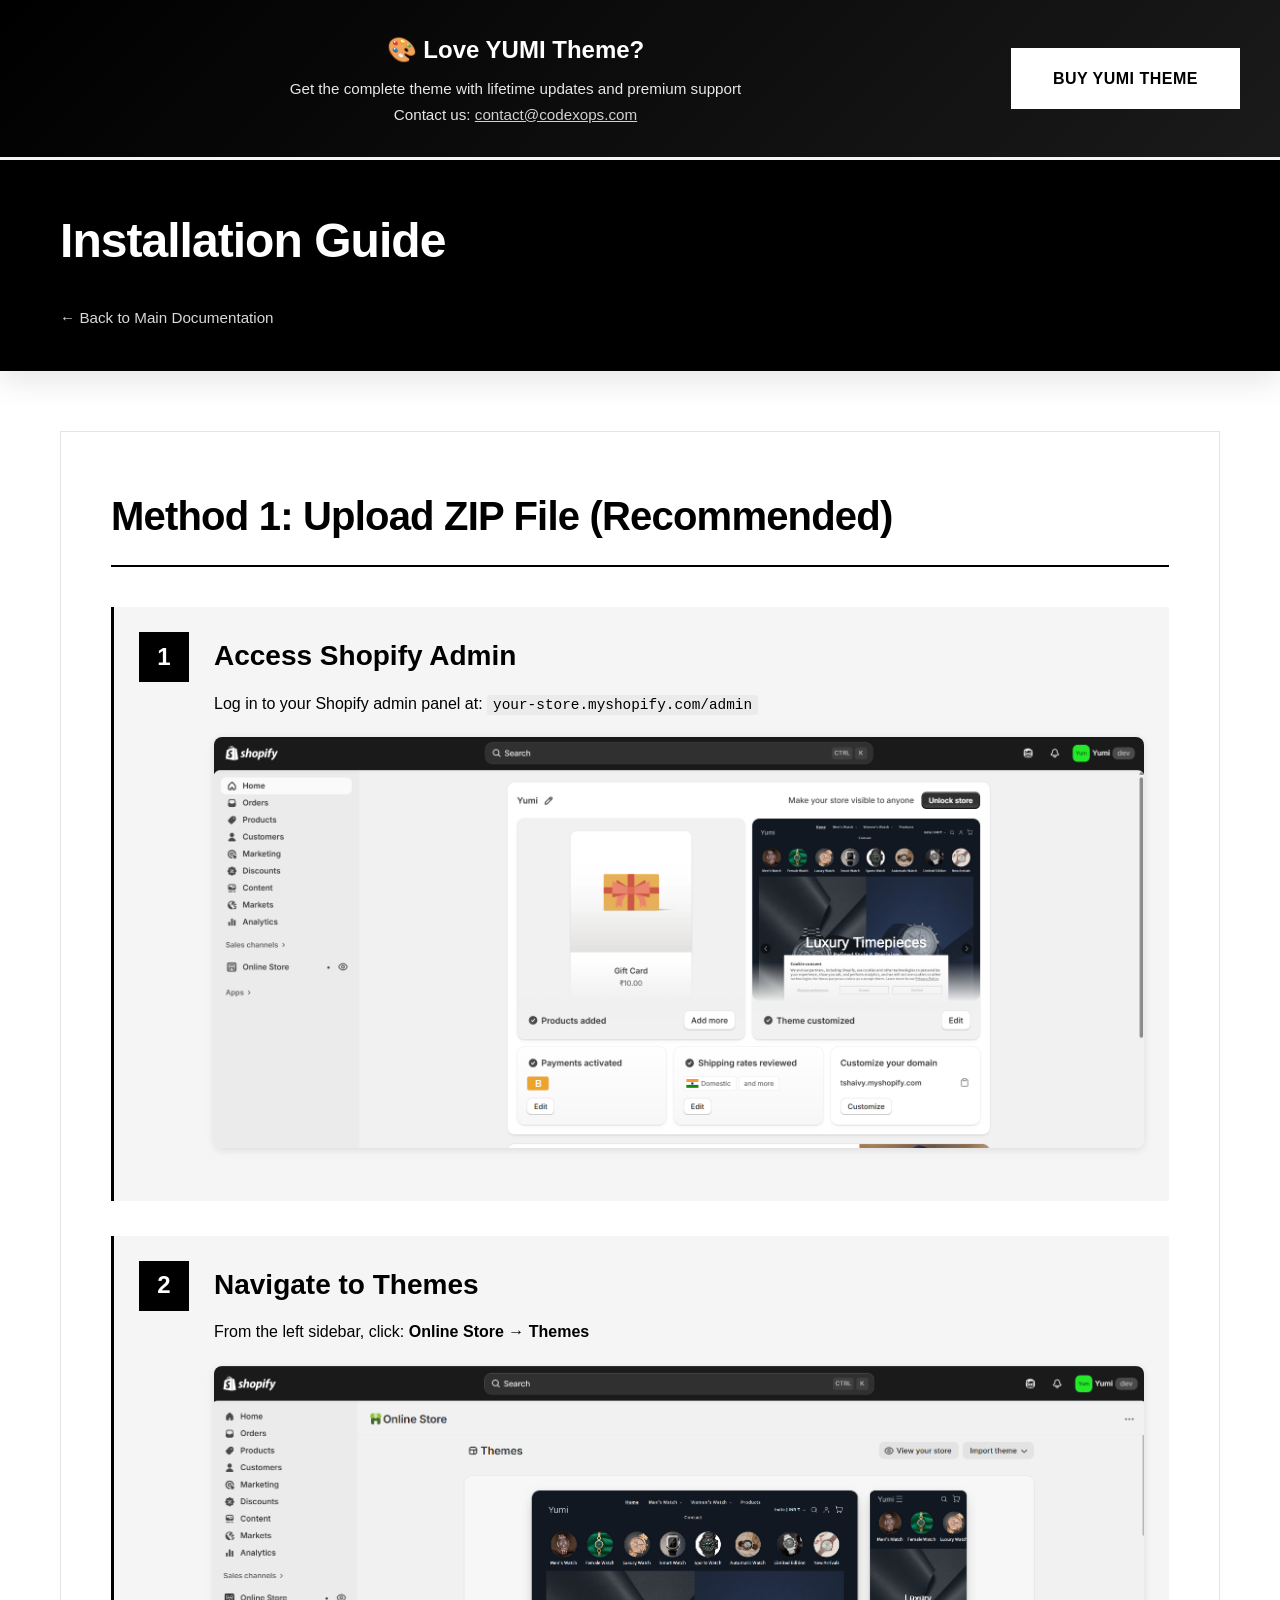
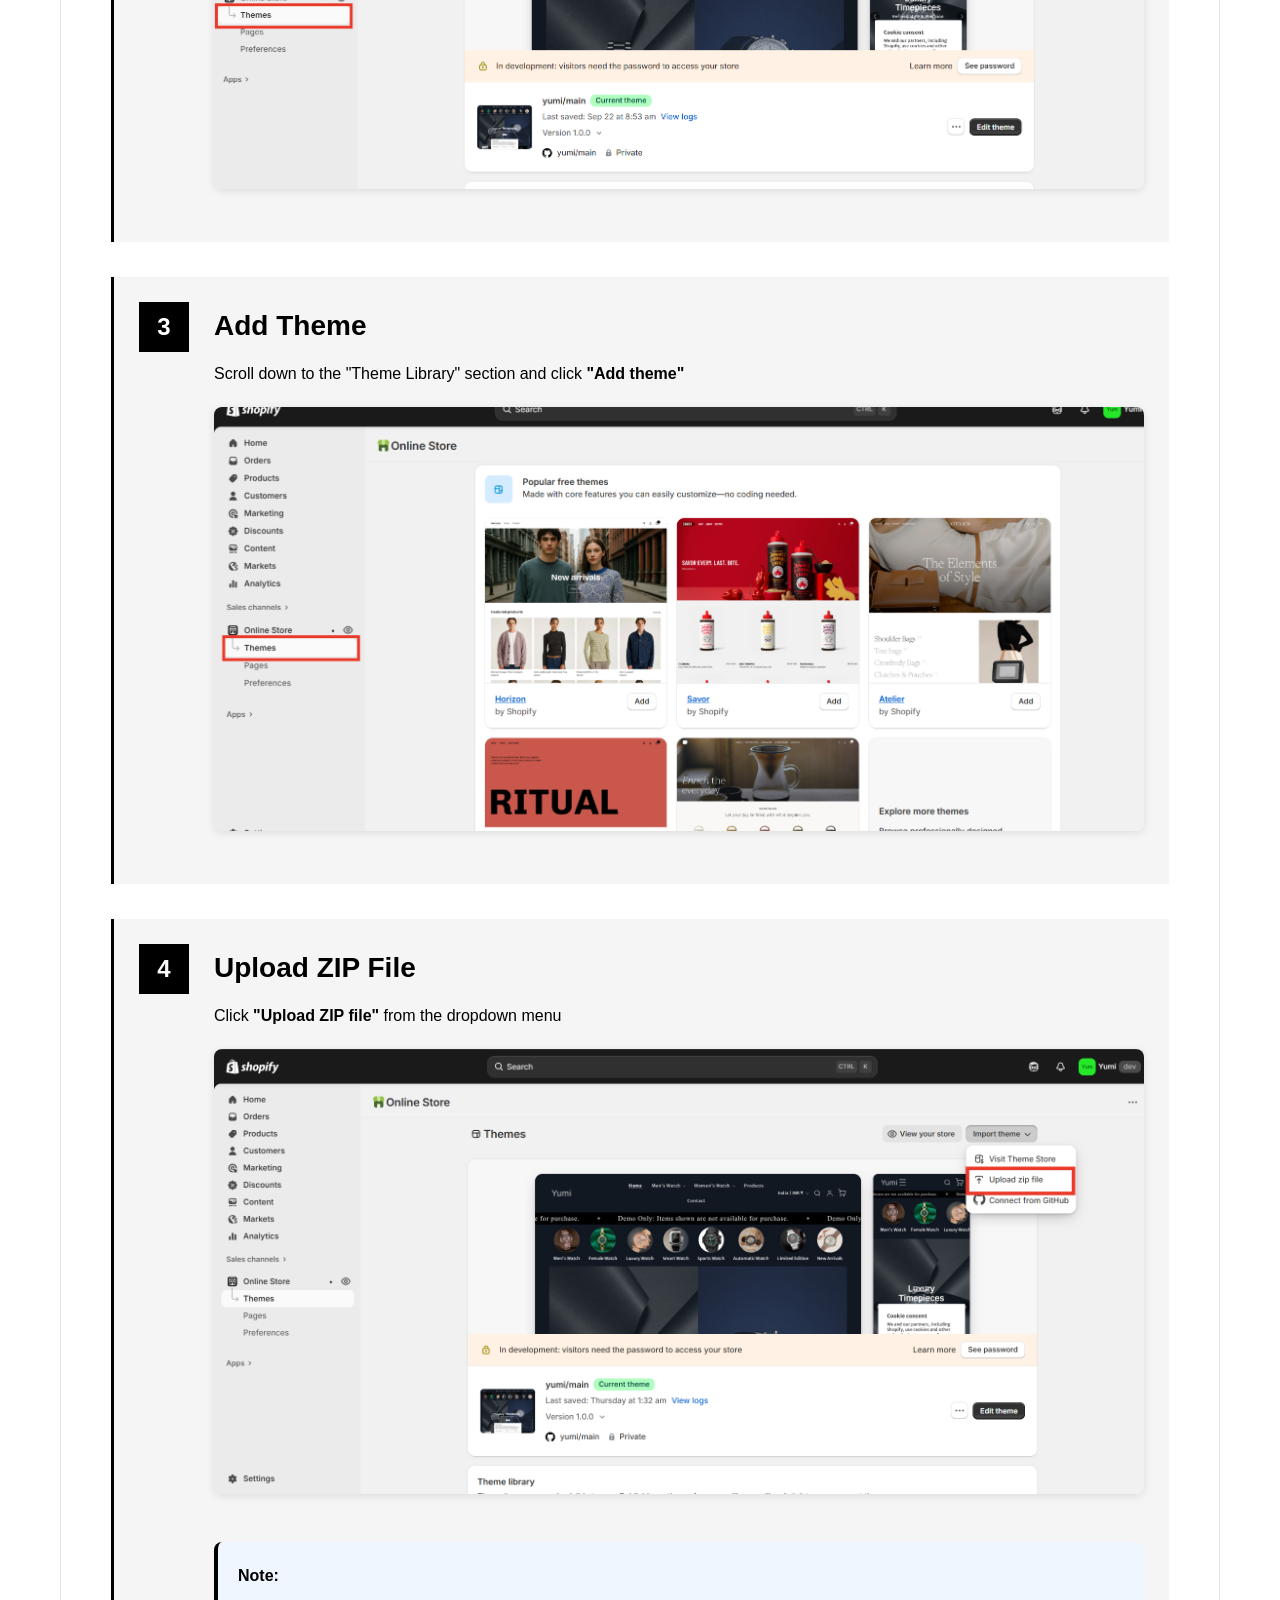
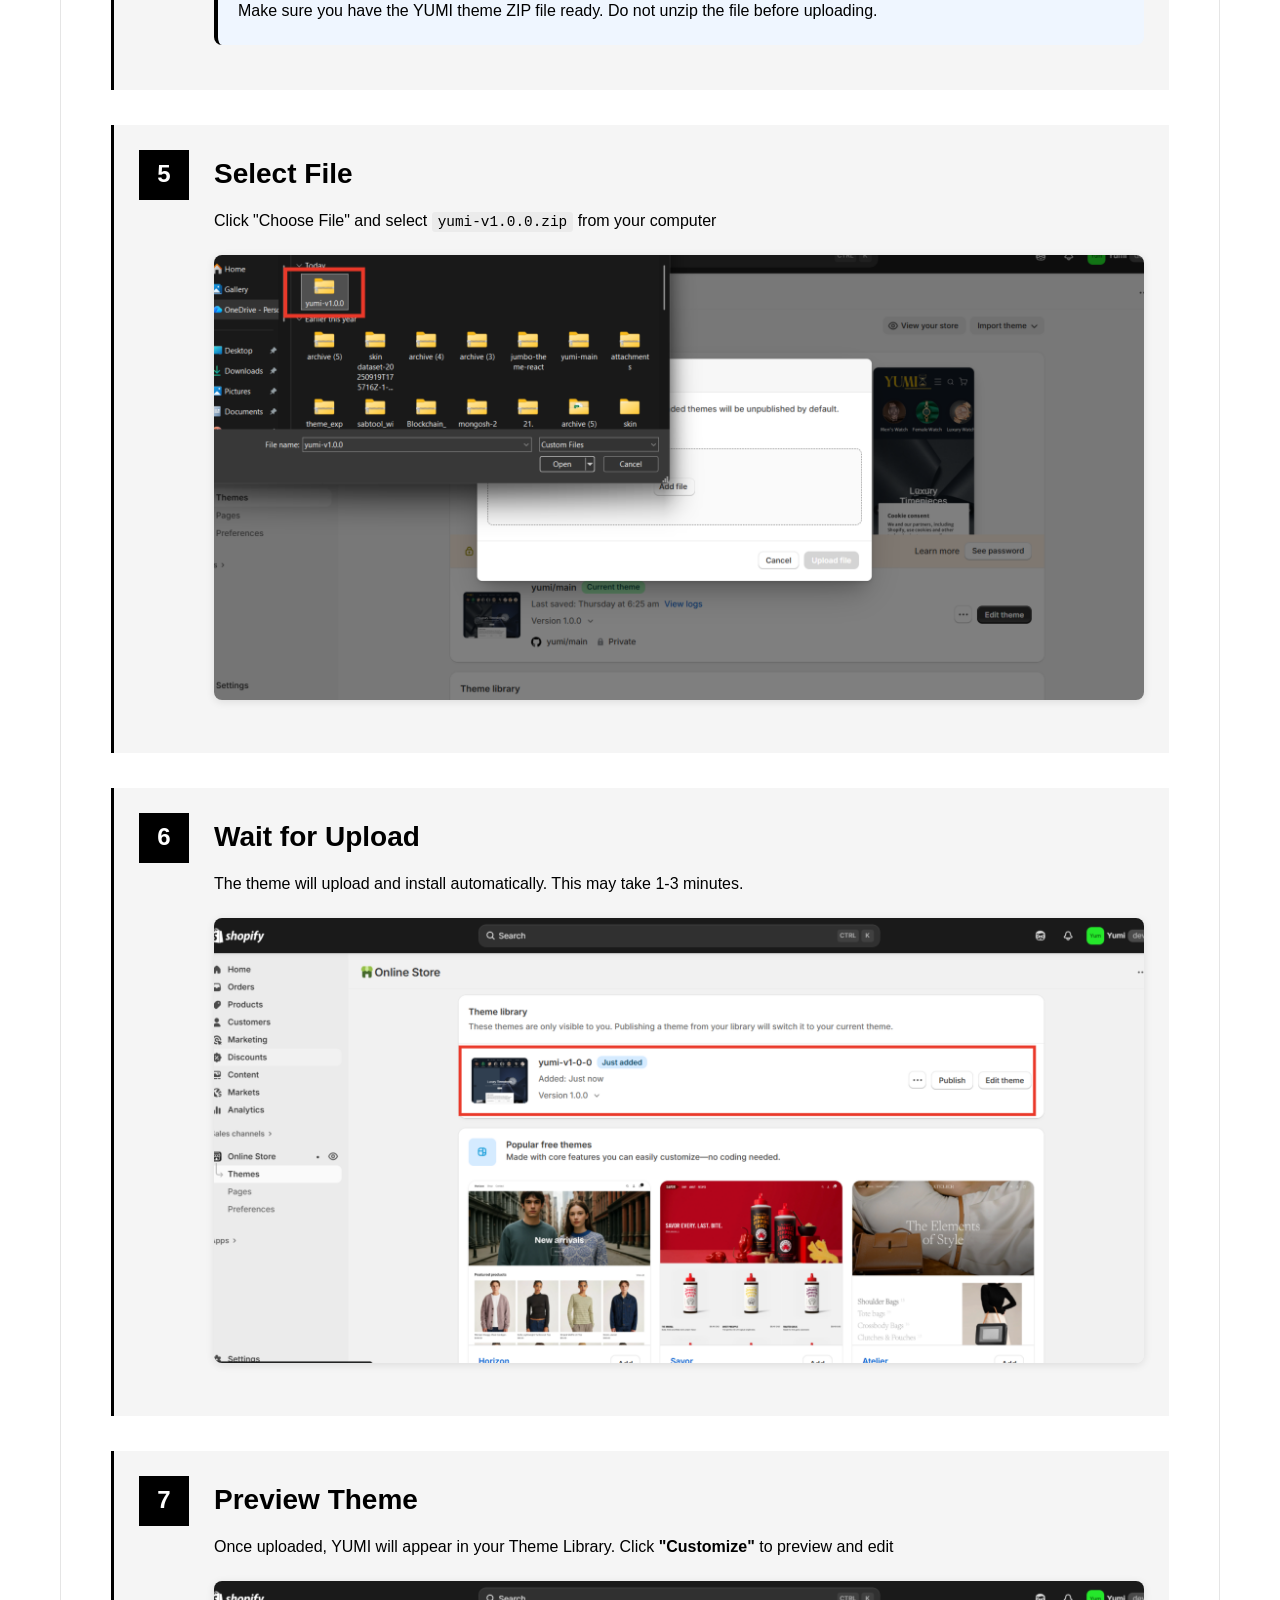
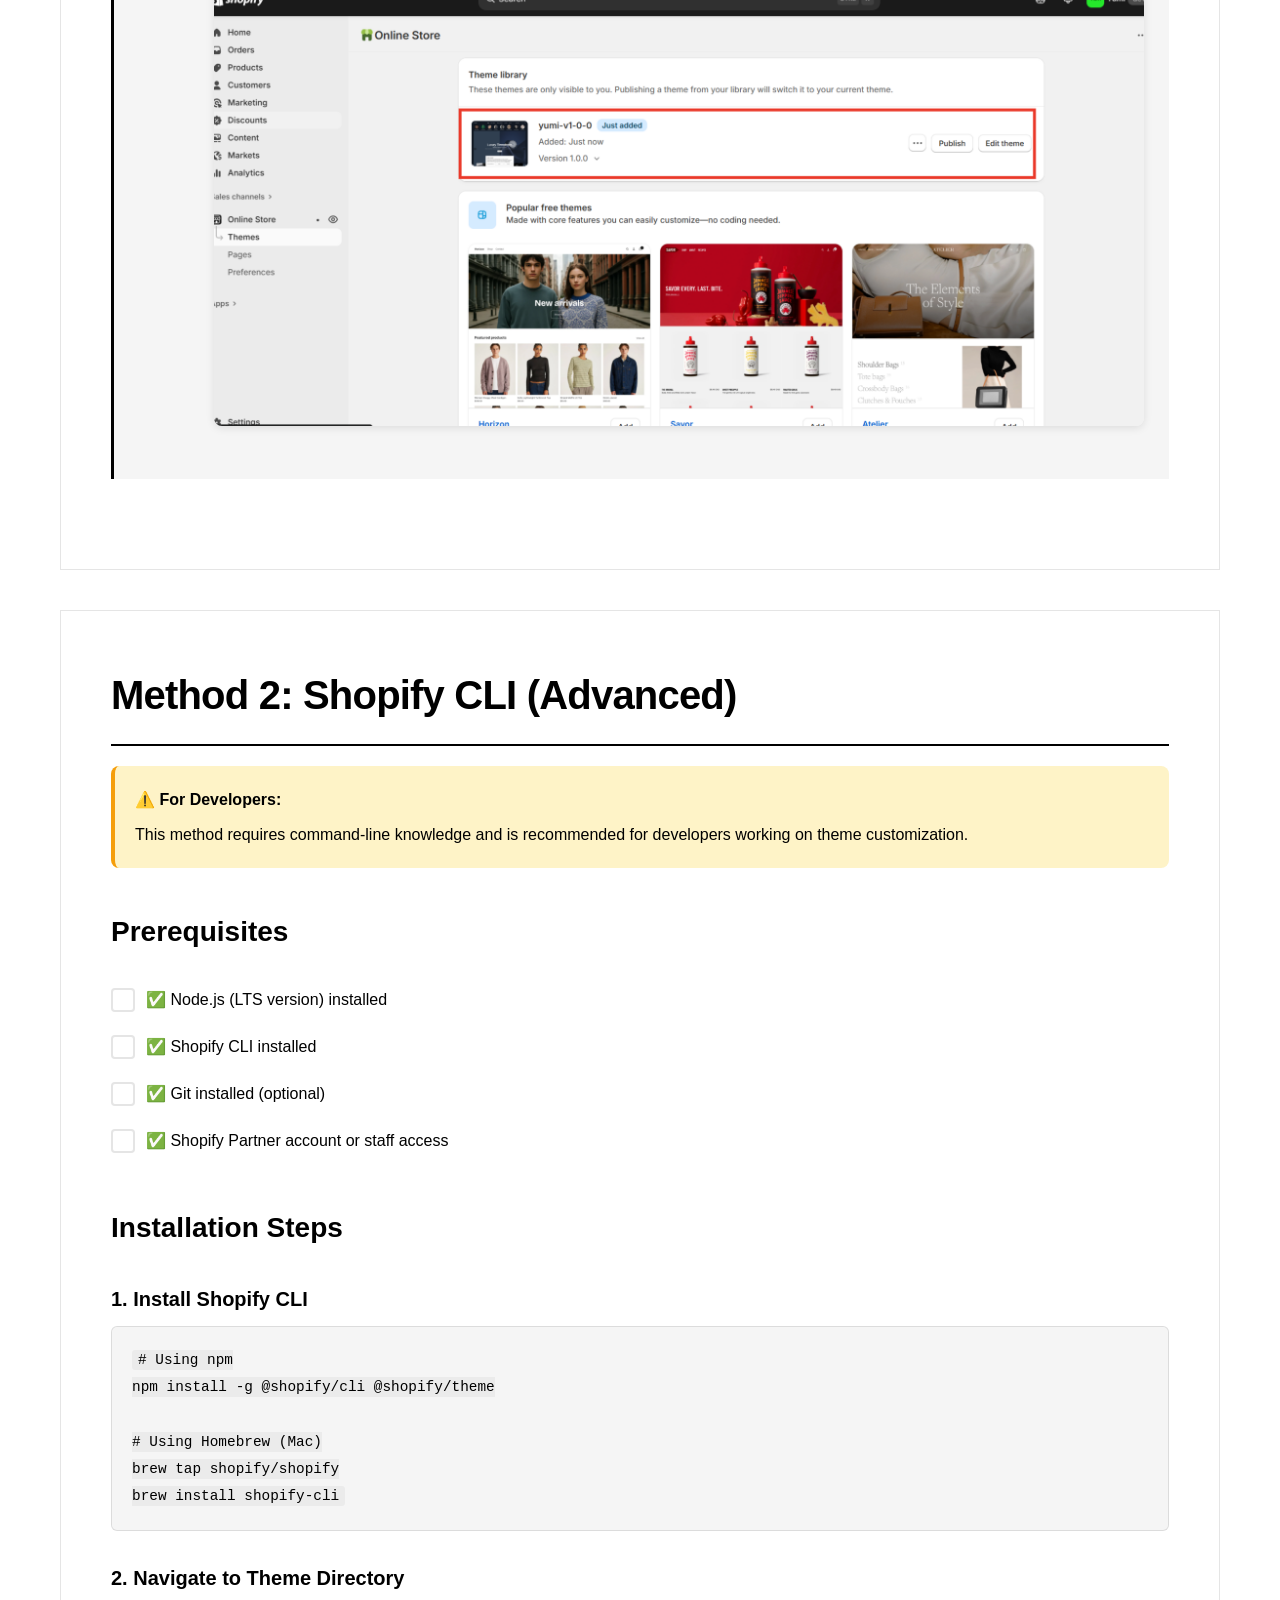
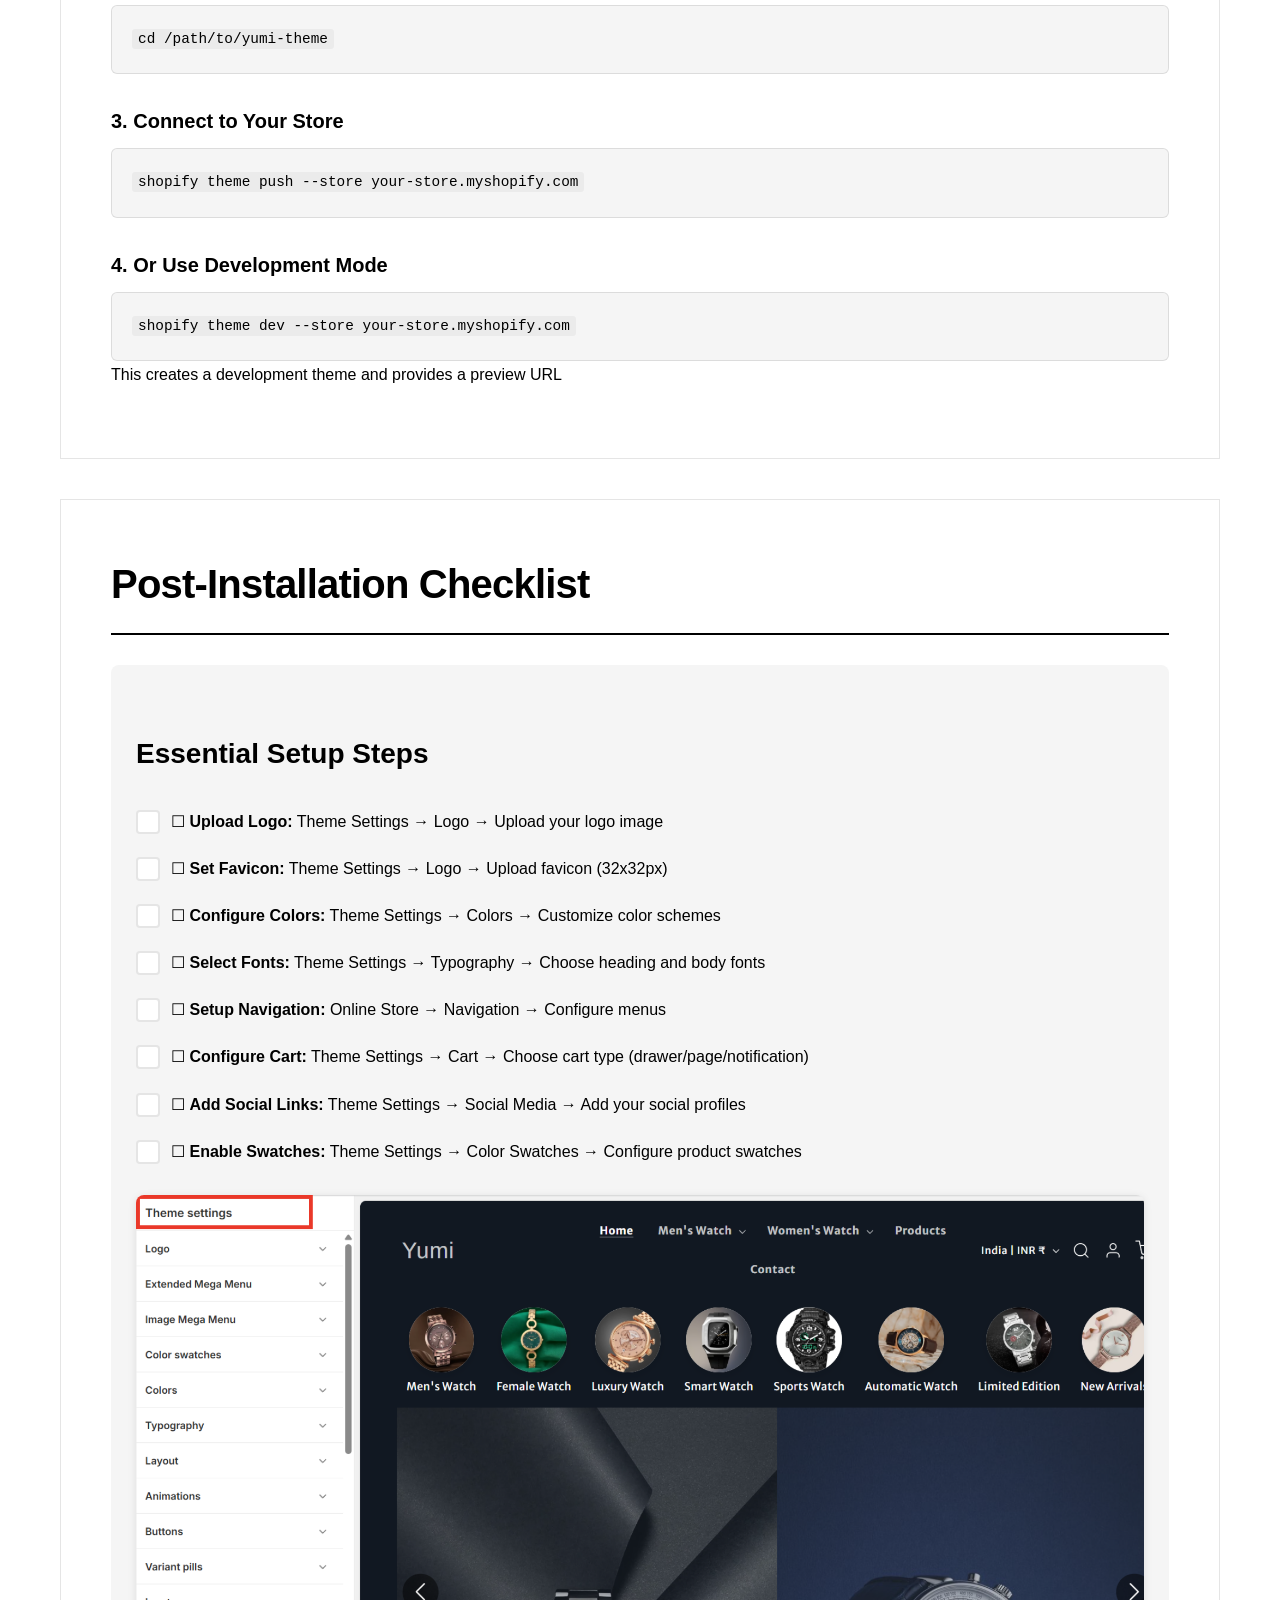
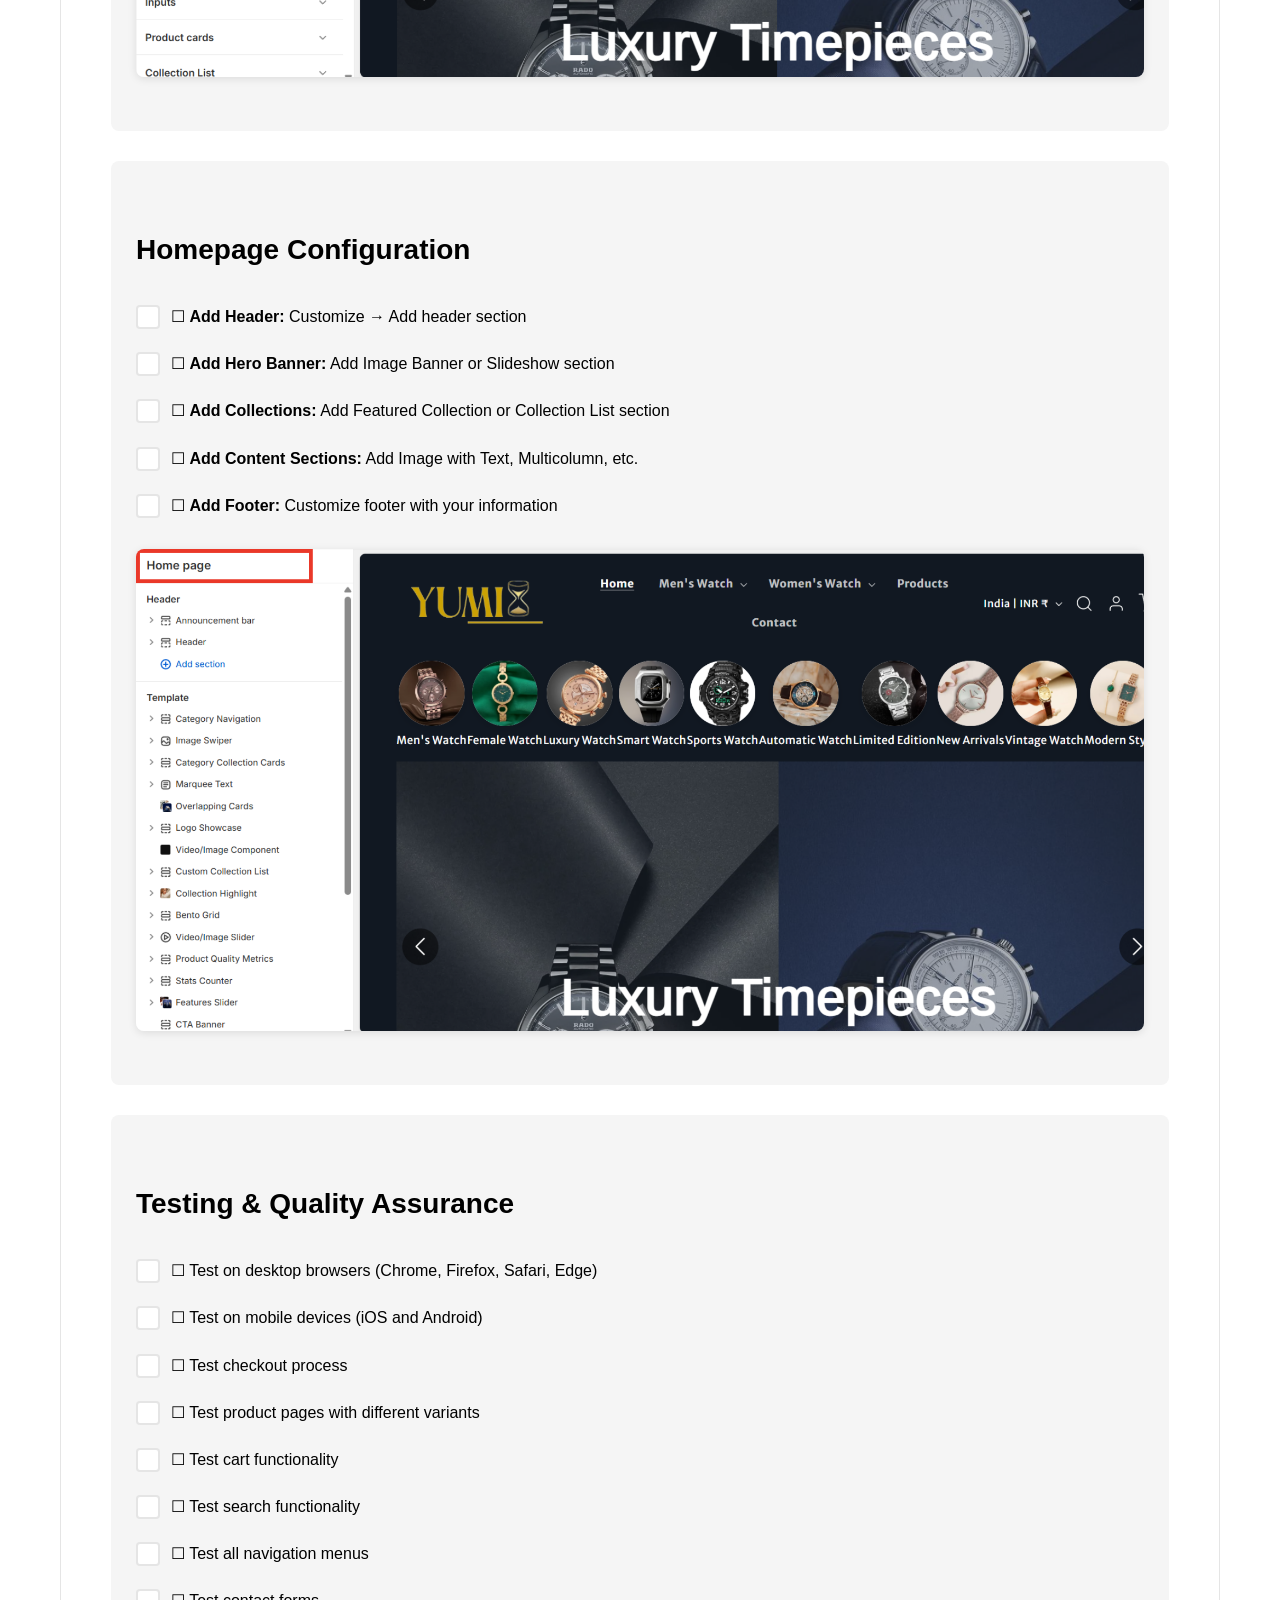
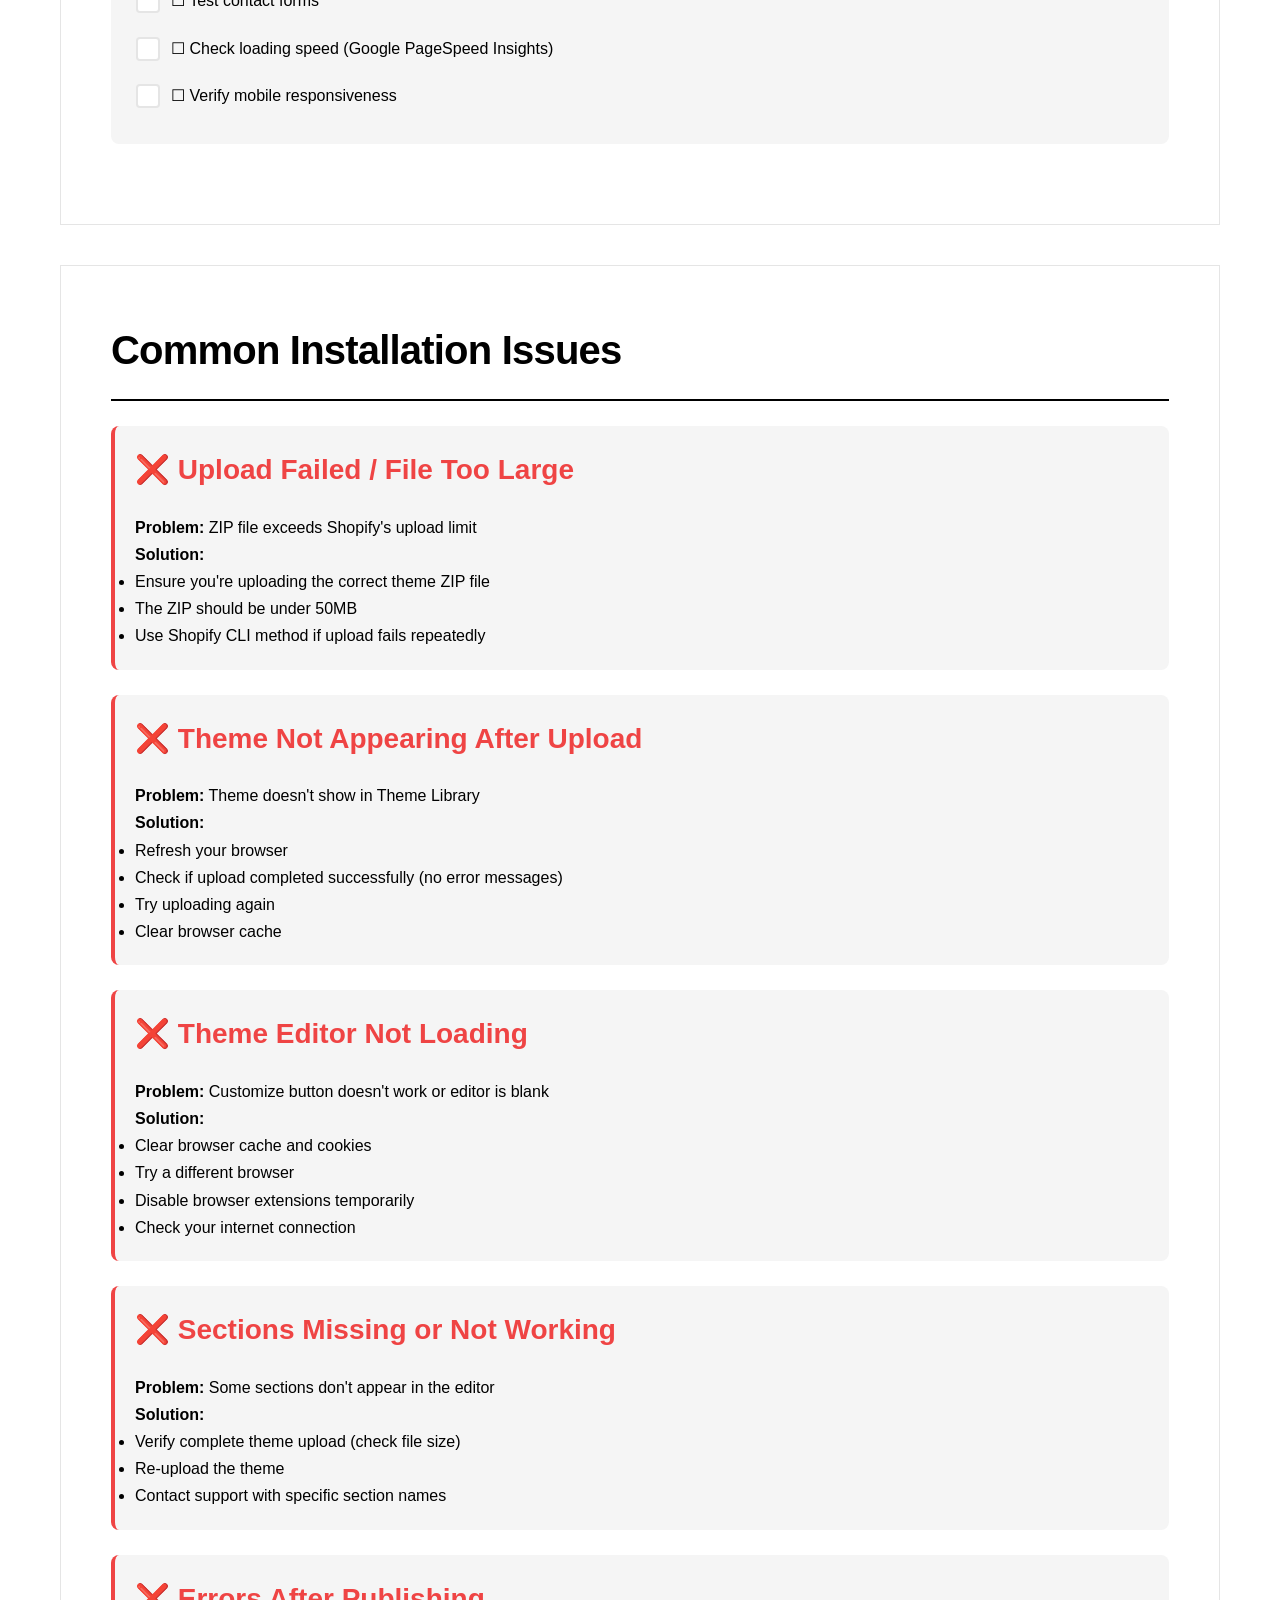
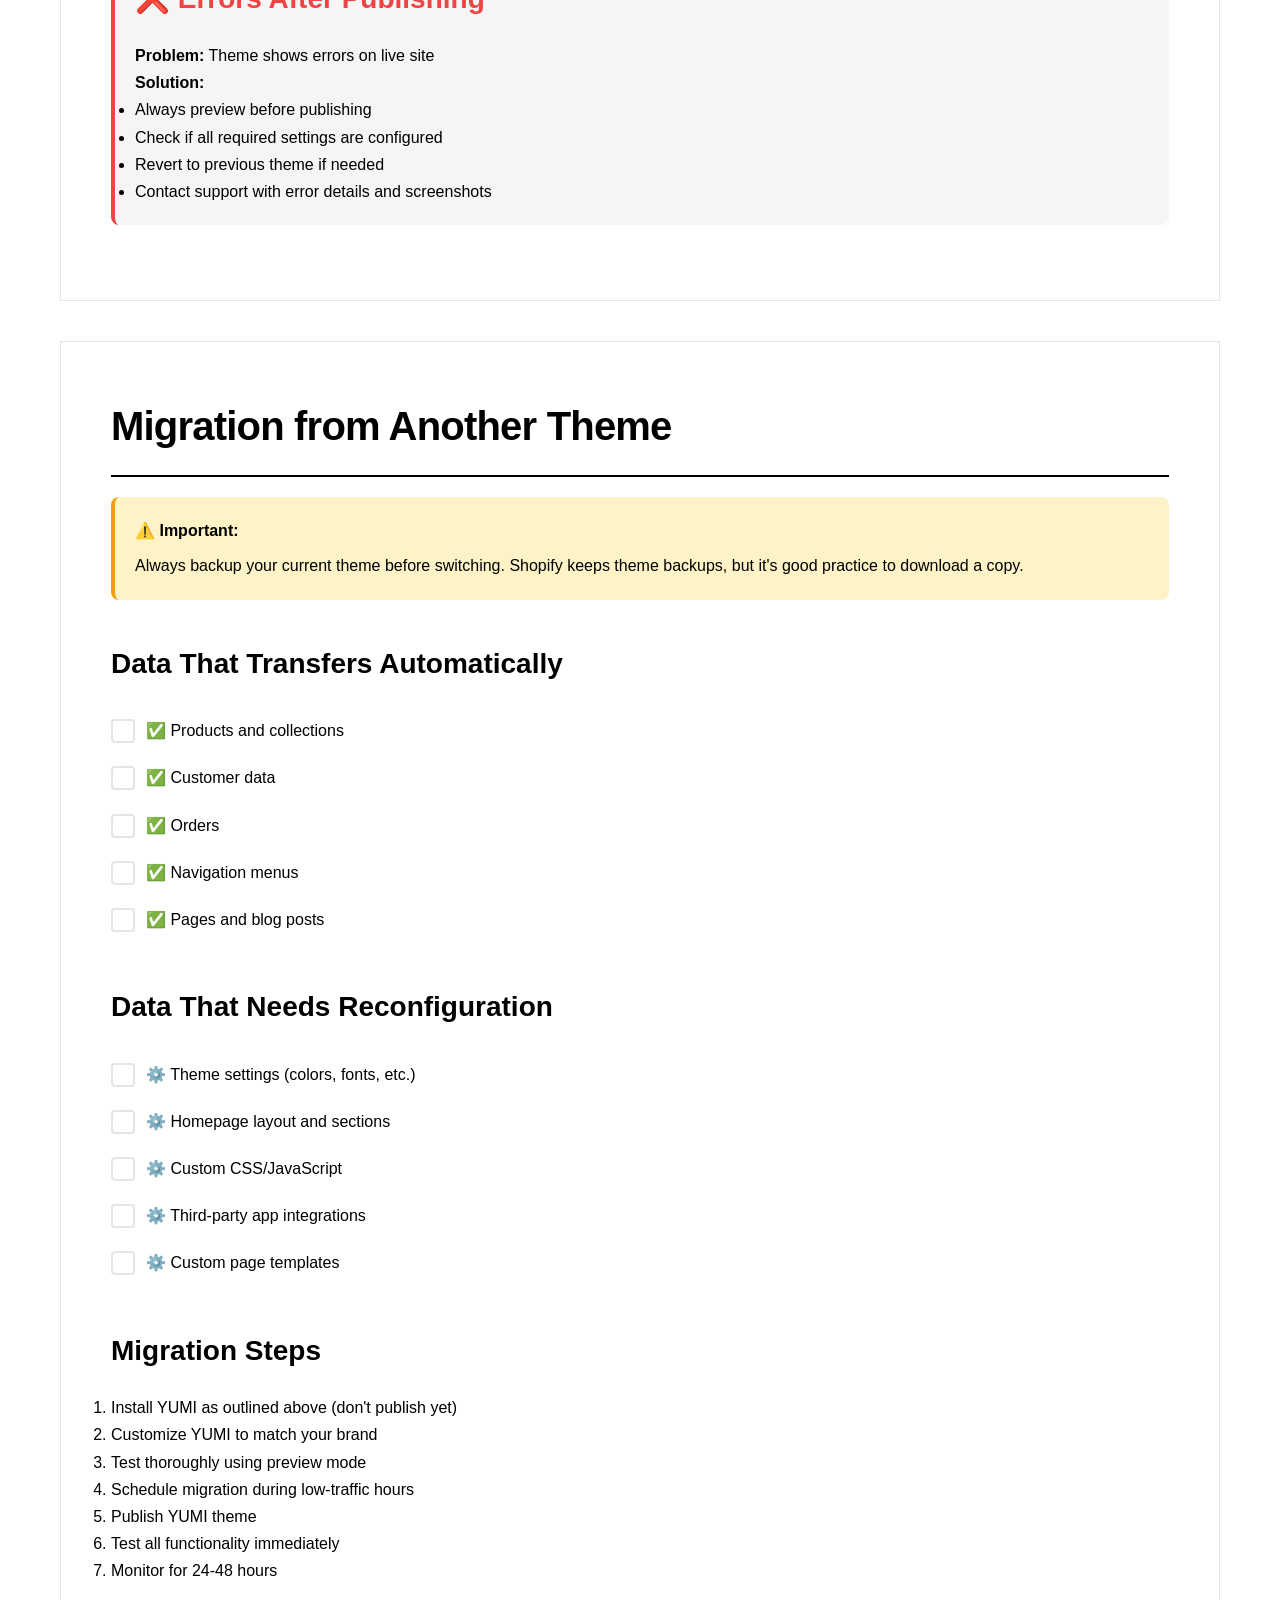
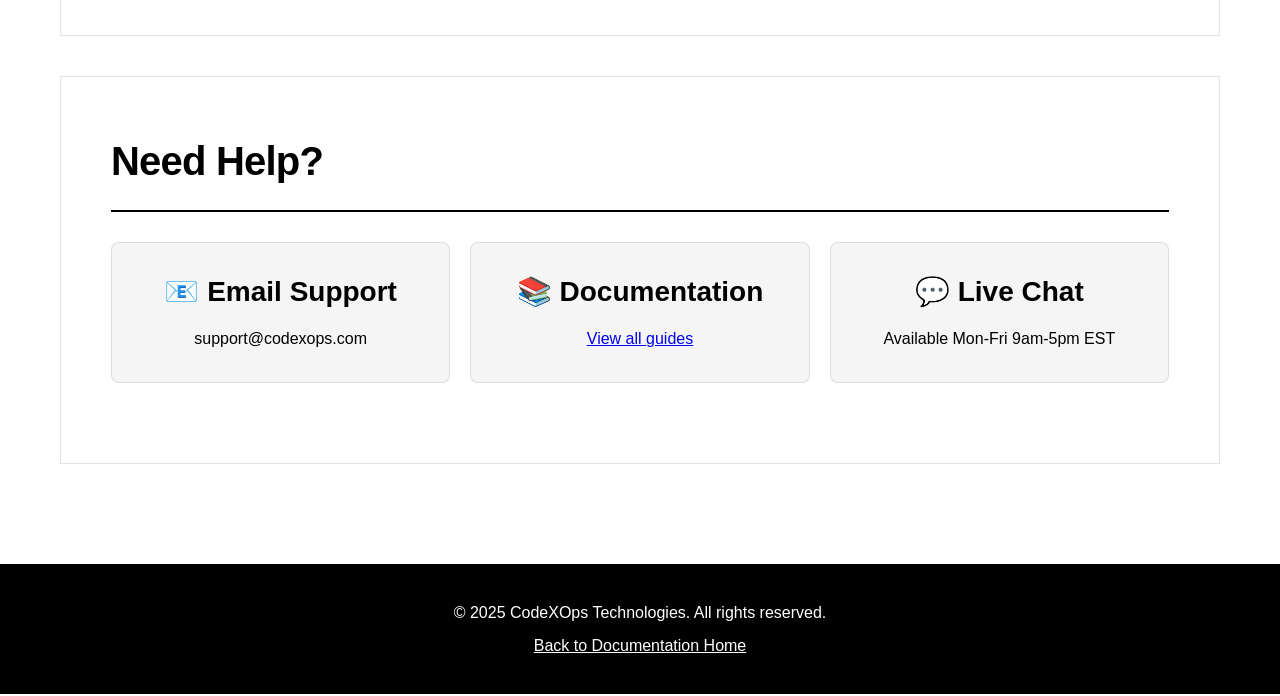
<file: installation.html>
<!DOCTYPE html>
<html lang="en">
<head>
    <meta charset="UTF-8">
    <meta name="viewport" content="width=device-width, initial-scale=1.0">
    <title>Installation Guide - YUMI Theme</title>
    <link rel="stylesheet" href="styles.css">
</head>
<body>
    <div class="documentation-wrapper">
        <!-- Purchase Banner -->
        <div class="purchase-banner no-print">
            <div class="purchase-banner-content">
                <div class="purchase-banner-text">
                    <h3>🎨 Love YUMI Theme?</h3>
                    <p>Get the complete theme with lifetime updates and premium support</p>
                    <p class="purchase-banner-email">Contact us: <a href="mailto:contact@codexops.com">contact@codexops.com</a></p>
                </div>
                <a href="mailto:contact@codexops.com?subject=YUMI Theme Purchase Inquiry" class="purchase-btn">Buy YUMI Theme</a>
            </div>
        </div>

        <header class="doc-header no-print">
            <div class="container">
                <h1>Installation Guide</h1>
                <a href="index.html" class="back-link">← Back to Main Documentation</a>
            </div>
        </header>

        <main class="doc-content">
            <div class="container">
                
                <section class="doc-section">
                    <h2>Method 1: Upload ZIP File (Recommended)</h2>
                    
                    <div class="steps">
                        <div class="step">
                            <div class="step-number">1</div>
                            <div class="step-content">
                                <h3>Access Shopify Admin</h3>
                                <p>Log in to your Shopify admin panel at: <code>your-store.myshopify.com/admin</code></p>
                                <img src="./images/installation/shopify-admin-dashboard.png" alt="shopify admin dashboard" class="doc-image">
                            </div>
                        </div>

                        <div class="step">
                            <div class="step-number">2</div>
                            <div class="step-content">
                                <h3>Navigate to Themes</h3>
                                <p>From the left sidebar, click: <strong>Online Store → Themes</strong></p>
                               <img src="./images/installation/Online-Store-menu-expanded.png" alt="Online store menu" class="doc-image">
                            </div>
                        </div>

                        <div class="step">
                            <div class="step-number">3</div>
                            <div class="step-content">
                                <h3>Add Theme</h3>
                                <p>Scroll down to the "Theme Library" section and click <strong>"Add theme"</strong></p>
                               <img src="./images/installation/Theme-Library-section.png" alt="Theme Library section" class="doc-image">
                            </div>
                        </div>

                        <div class="step">
                            <div class="step-number">4</div>
                            <div class="step-content">
                                <h3>Upload ZIP File</h3>
                                <p>Click <strong>"Upload ZIP file"</strong> from the dropdown menu</p>
                                <img src="./images/installation/Upload-ZIP-File.png" alt="Upload Zip File" class="doc-image">
                                <div class="info-box">
                                    <p><strong>Note:</strong> Make sure you have the YUMI theme ZIP file ready. Do not unzip the file before uploading.</p>
                                </div>
                            </div>
                        </div>

                        <div class="step">
                            <div class="step-number">5</div>
                            <div class="step-content">
                                <h3>Select File</h3>
                                <p>Click "Choose File" and select <code>yumi-v1.0.0.zip</code> from your computer</p>
                               <img src="./images/installation/File-upload-dialog.png" alt="File upload dialog" class="doc-image">
                            </div>
                        </div>

                        <div class="step">
                            <div class="step-number">6</div>
                            <div class="step-content">
                                <h3>Wait for Upload</h3>
                                <p>The theme will upload and install automatically. This may take 1-3 minutes.</p>
                                <img src="./images/installation/Upload-progress-indicator.png" alt="Upload progress indicator" class="doc-image">
                            </div>
                        </div>

                        <div class="step">
                            <div class="step-number">7</div>
                            <div class="step-content">
                                <h3>Preview Theme</h3>
                                <p>Once uploaded, YUMI will appear in your Theme Library. Click <strong>"Customize"</strong> to preview and edit</p>
                               <img src="./images/installation/Upload-progress-indicator.png" alt="Upload progress indicator" class="doc-image">
                            </div>
                        </div>
                    </div>
                </section>

                <section class="doc-section page-break">
                    <h2>Method 2: Shopify CLI (Advanced)</h2>
                    
                    <div class="warning-box">
                        <strong>⚠️ For Developers:</strong> This method requires command-line knowledge and is recommended for developers working on theme customization.
                    </div>

                    <h3>Prerequisites</h3>
                    <ul class="checklist">
                        <li>✅ Node.js (LTS version) installed</li>
                        <li>✅ Shopify CLI installed</li>
                        <li>✅ Git installed (optional)</li>
                        <li>✅ Shopify Partner account or staff access</li>
                    </ul>

                    <h3>Installation Steps</h3>
                    <div class="code-block">
                        <h4>1. Install Shopify CLI</h4>
                        <pre><code># Using npm
npm install -g @shopify/cli @shopify/theme

# Using Homebrew (Mac)
brew tap shopify/shopify
brew install shopify-cli</code></pre>
                    </div>

                    <div class="code-block">
                        <h4>2. Navigate to Theme Directory</h4>
                        <pre><code>cd /path/to/yumi-theme</code></pre>
                    </div>

                    <div class="code-block">
                        <h4>3. Connect to Your Store</h4>
                        <pre><code>shopify theme push --store your-store.myshopify.com</code></pre>
                    </div>

                    <div class="code-block">
                        <h4>4. Or Use Development Mode</h4>
                        <pre><code>shopify theme dev --store your-store.myshopify.com</code></pre>
                        <p class="note">This creates a development theme and provides a preview URL</p>
                    </div>
                </section>

                <section class="doc-section page-break">
                    <h2>Post-Installation Checklist</h2>
                    
                    <div class="checklist-section">
                        <h3>Essential Setup Steps</h3>
                        <ul class="checklist">
                            <li>☐ <strong>Upload Logo:</strong> Theme Settings → Logo → Upload your logo image</li>
                            <li>☐ <strong>Set Favicon:</strong> Theme Settings → Logo → Upload favicon (32x32px)</li>
                            <li>☐ <strong>Configure Colors:</strong> Theme Settings → Colors → Customize color schemes</li>
                            <li>☐ <strong>Select Fonts:</strong> Theme Settings → Typography → Choose heading and body fonts</li>
                            <li>☐ <strong>Setup Navigation:</strong> Online Store → Navigation → Configure menus</li>
                            <li>☐ <strong>Configure Cart:</strong> Theme Settings → Cart → Choose cart type (drawer/page/notification)</li>
                            <li>☐ <strong>Add Social Links:</strong> Theme Settings → Social Media → Add your social profiles</li>
                            <li>☐ <strong>Enable Swatches:</strong> Theme Settings → Color Swatches → Configure product swatches</li>
                        </ul>

                        <img src="./images/installation/Theme-Settings-panel.png" alt="Theme setting panel" class="doc-image">
                    </div>

                    <div class="checklist-section">
                        <h3>Homepage Configuration</h3>
                        <ul class="checklist">
                            <li>☐ <strong>Add Header:</strong> Customize → Add header section</li>
                            <li>☐ <strong>Add Hero Banner:</strong> Add Image Banner or Slideshow section</li>
                            <li>☐ <strong>Add Collections:</strong> Add Featured Collection or Collection List section</li>
                            <li>☐ <strong>Add Content Sections:</strong> Add Image with Text, Multicolumn, etc.</li>
                            <li>☐ <strong>Add Footer:</strong> Customize footer with your information</li>
                        </ul>

                        <img src="./images/installation/Theme-editor-with-sections-panel.png" alt="Theme editor with section" class="doc-image">
                    </div>

                    <div class="checklist-section">
                        <h3>Testing & Quality Assurance</h3>
                        <ul class="checklist">
                            <li>☐ Test on desktop browsers (Chrome, Firefox, Safari, Edge)</li>
                            <li>☐ Test on mobile devices (iOS and Android)</li>
                            <li>☐ Test checkout process</li>
                            <li>☐ Test product pages with different variants</li>
                            <li>☐ Test cart functionality</li>
                            <li>☐ Test search functionality</li>
                            <li>☐ Test all navigation menus</li>
                            <li>☐ Test contact forms</li>
                            <li>☐ Check loading speed (Google PageSpeed Insights)</li>
                            <li>☐ Verify mobile responsiveness</li>
                        </ul>
                    </div>
                </section>

                <section class="doc-section page-break">
                    <h2>Common Installation Issues</h2>
                    
                    <div class="issue">
                        <h3>❌ Upload Failed / File Too Large</h3>
                        <p><strong>Problem:</strong> ZIP file exceeds Shopify's upload limit</p>
                        <p><strong>Solution:</strong></p>
                        <ul>
                            <li>Ensure you're uploading the correct theme ZIP file</li>
                            <li>The ZIP should be under 50MB</li>
                            <li>Use Shopify CLI method if upload fails repeatedly</li>
                        </ul>
                    </div>

                    <div class="issue">
                        <h3>❌ Theme Not Appearing After Upload</h3>
                        <p><strong>Problem:</strong> Theme doesn't show in Theme Library</p>
                        <p><strong>Solution:</strong></p>
                        <ul>
                            <li>Refresh your browser</li>
                            <li>Check if upload completed successfully (no error messages)</li>
                            <li>Try uploading again</li>
                            <li>Clear browser cache</li>
                        </ul>
                    </div>

                    <div class="issue">
                        <h3>❌ Theme Editor Not Loading</h3>
                        <p><strong>Problem:</strong> Customize button doesn't work or editor is blank</p>
                        <p><strong>Solution:</strong></p>
                        <ul>
                            <li>Clear browser cache and cookies</li>
                            <li>Try a different browser</li>
                            <li>Disable browser extensions temporarily</li>
                            <li>Check your internet connection</li>
                        </ul>
                    </div>

                    <div class="issue">
                        <h3>❌ Sections Missing or Not Working</h3>
                        <p><strong>Problem:</strong> Some sections don't appear in the editor</p>
                        <p><strong>Solution:</strong></p>
                        <ul>
                            <li>Verify complete theme upload (check file size)</li>
                            <li>Re-upload the theme</li>
                            <li>Contact support with specific section names</li>
                        </ul>
                    </div>

                    <div class="issue">
                        <h3>❌ Errors After Publishing</h3>
                        <p><strong>Problem:</strong> Theme shows errors on live site</p>
                        <p><strong>Solution:</strong></p>
                        <ul>
                            <li>Always preview before publishing</li>
                            <li>Check if all required settings are configured</li>
                            <li>Revert to previous theme if needed</li>
                            <li>Contact support with error details and screenshots</li>
                        </ul>
                    </div>
                </section>

                <section class="doc-section">
                    <h2>Migration from Another Theme</h2>
                    
                    <div class="warning-box">
                        <strong>⚠️ Important:</strong> Always backup your current theme before switching. Shopify keeps theme backups, but it's good practice to download a copy.
                    </div>

                    <h3>Data That Transfers Automatically</h3>
                    <ul class="checklist">
                        <li>✅ Products and collections</li>
                        <li>✅ Customer data</li>
                        <li>✅ Orders</li>
                        <li>✅ Navigation menus</li>
                        <li>✅ Pages and blog posts</li>
                    </ul>

                    <h3>Data That Needs Reconfiguration</h3>
                    <ul class="checklist">
                        <li>⚙️ Theme settings (colors, fonts, etc.)</li>
                        <li>⚙️ Homepage layout and sections</li>
                        <li>⚙️ Custom CSS/JavaScript</li>
                        <li>⚙️ Third-party app integrations</li>
                        <li>⚙️ Custom page templates</li>
                    </ul>

                    <h3>Migration Steps</h3>
                    <ol>
                        <li>Install YUMI as outlined above (don't publish yet)</li>
                        <li>Customize YUMI to match your brand</li>
                        <li>Test thoroughly using preview mode</li>
                        <li>Schedule migration during low-traffic hours</li>
                        <li>Publish YUMI theme</li>
                        <li>Test all functionality immediately</li>
                        <li>Monitor for 24-48 hours</li>
                    </ol>
                </section>

                <section class="doc-section">
                    <h2>Need Help?</h2>
                    <div class="support-grid">
                        <div class="support-card">
                            <h3>📧 Email Support</h3>
                            <p>support@codexops.com</p>
                        </div>
                        <div class="support-card">
                            <h3>📚 Documentation</h3>
                            <p><a href="index.html">View all guides</a></p>
                        </div>
                        <div class="support-card">
                            <h3>💬 Live Chat</h3>
                            <p>Available Mon-Fri 9am-5pm EST</p>
                        </div>
                    </div>
                </section>

            </div>
        </main>

        <footer class="doc-footer">
            <div class="container">
                <p>&copy; 2025 CodeXOps Technologies. All rights reserved.</p>
                <p><a href="index.html">Back to Documentation Home</a></p>
            </div>
        </footer>
    </div>
</body>
</html>
</file>
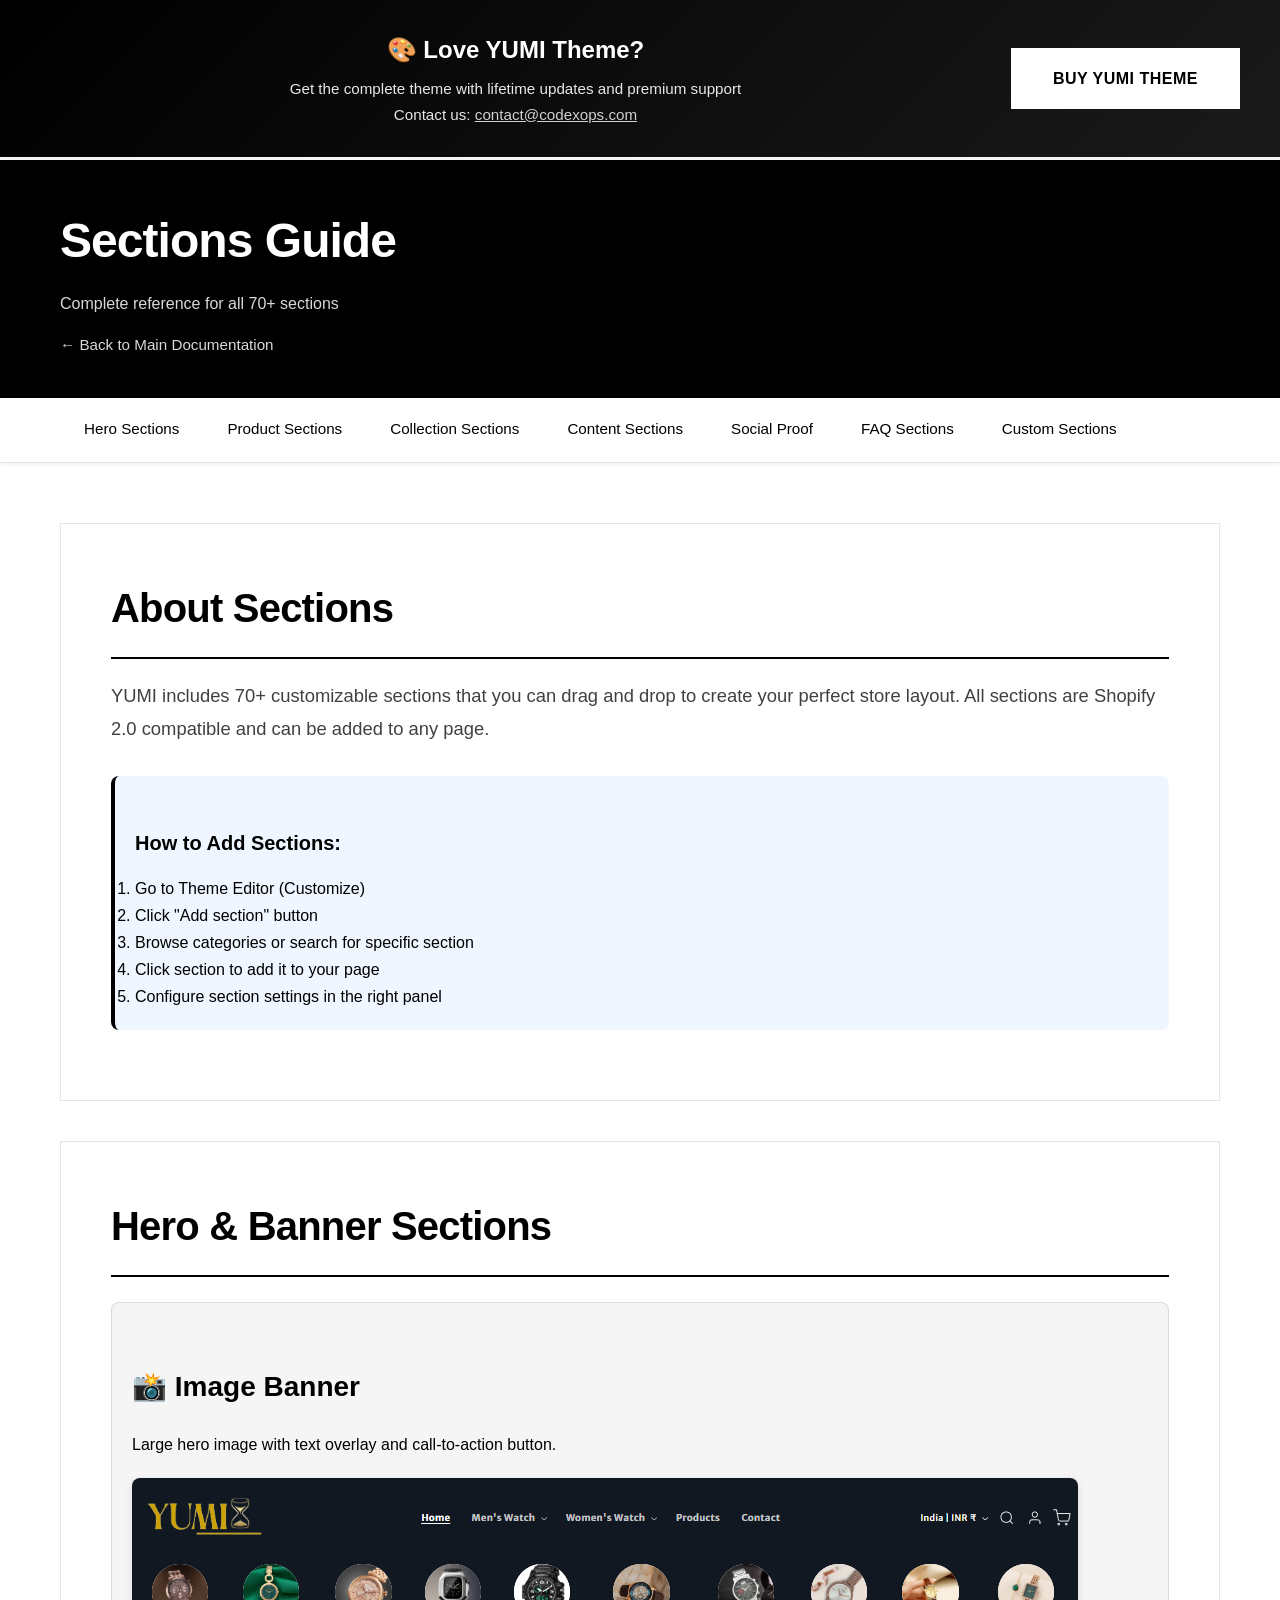
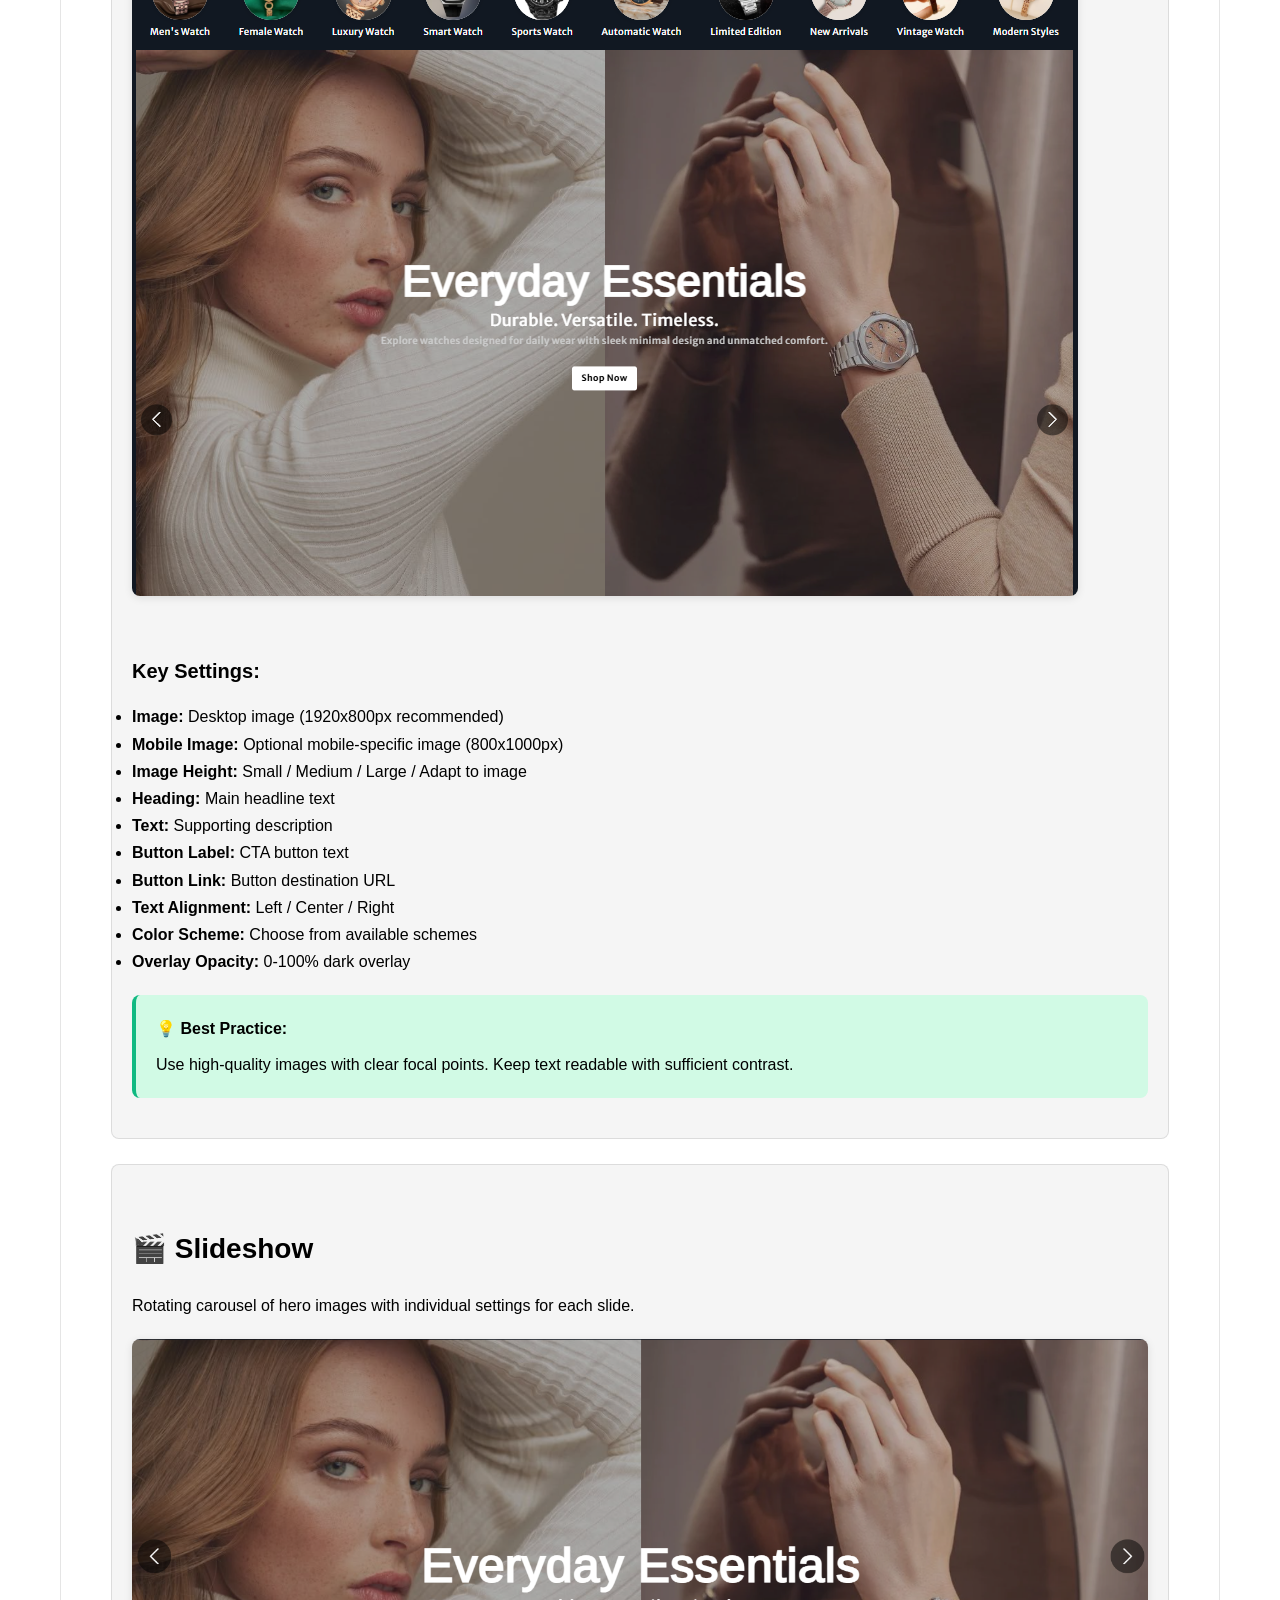
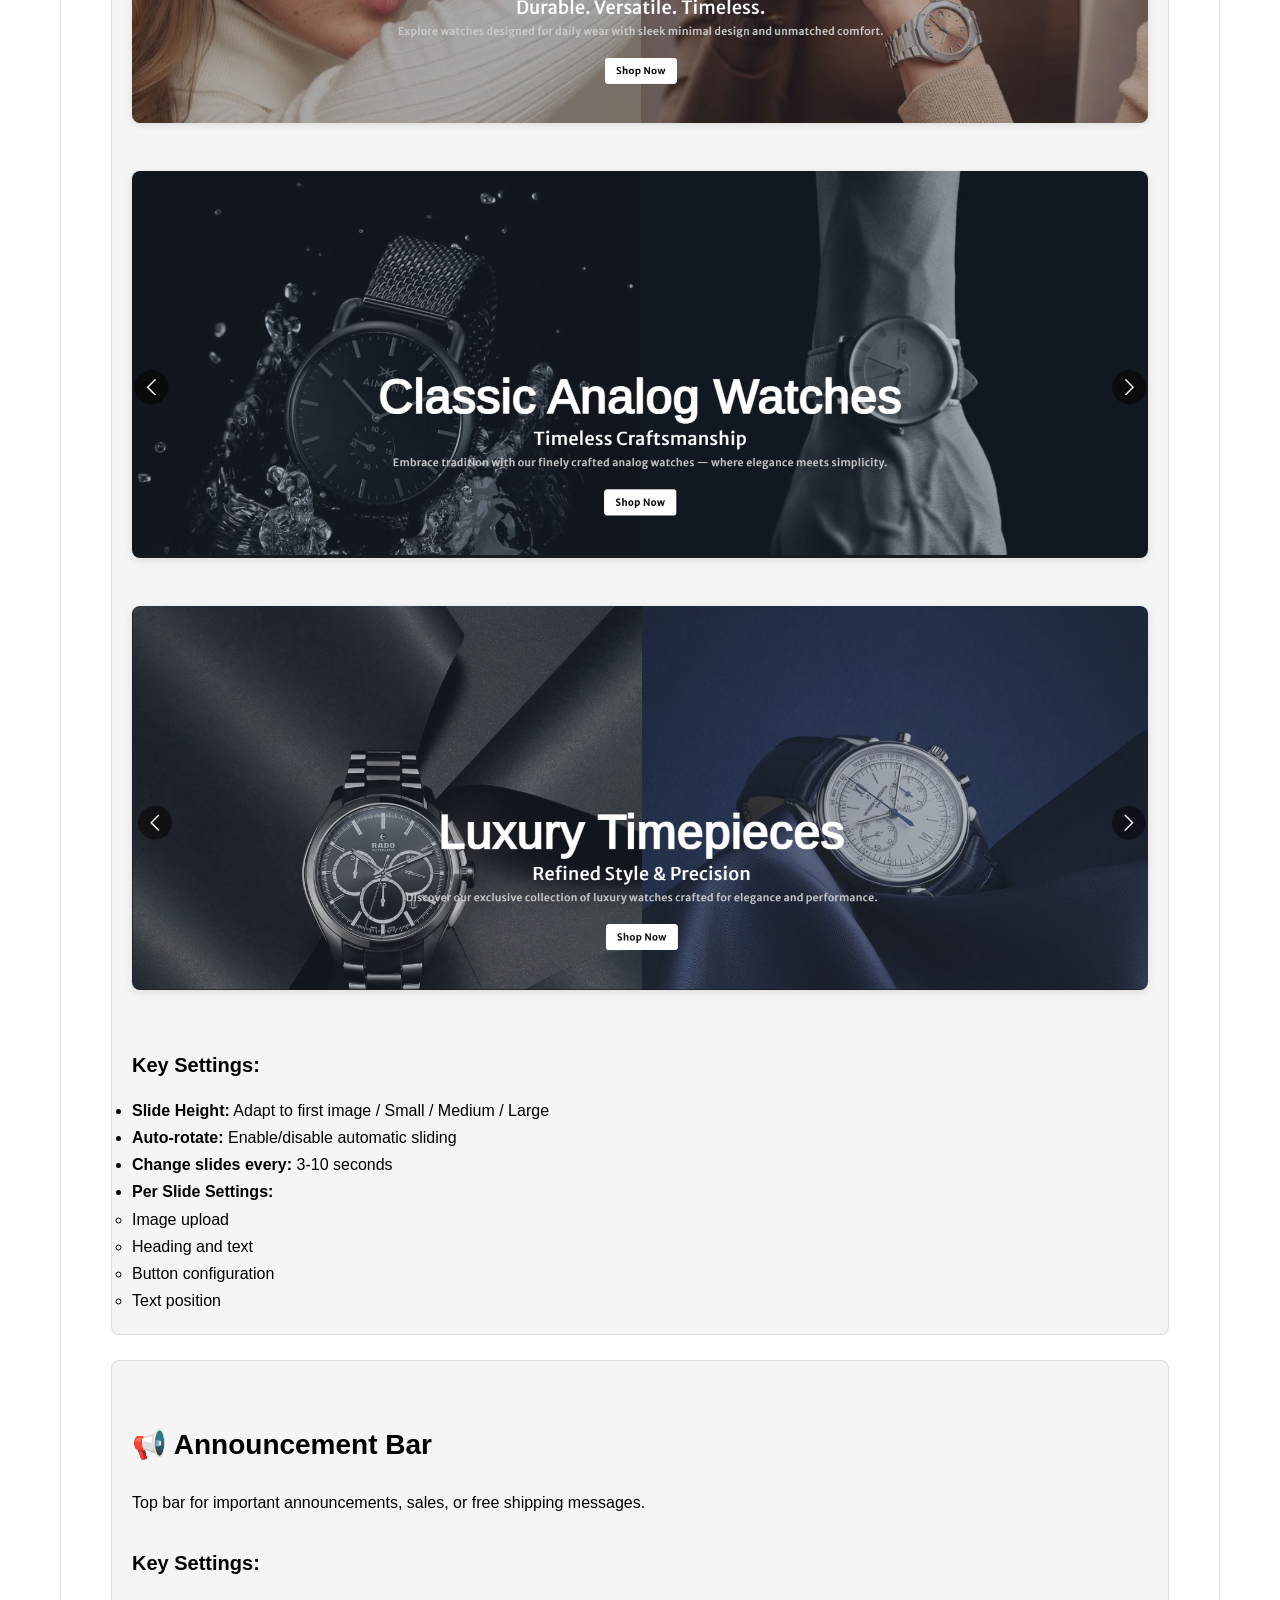
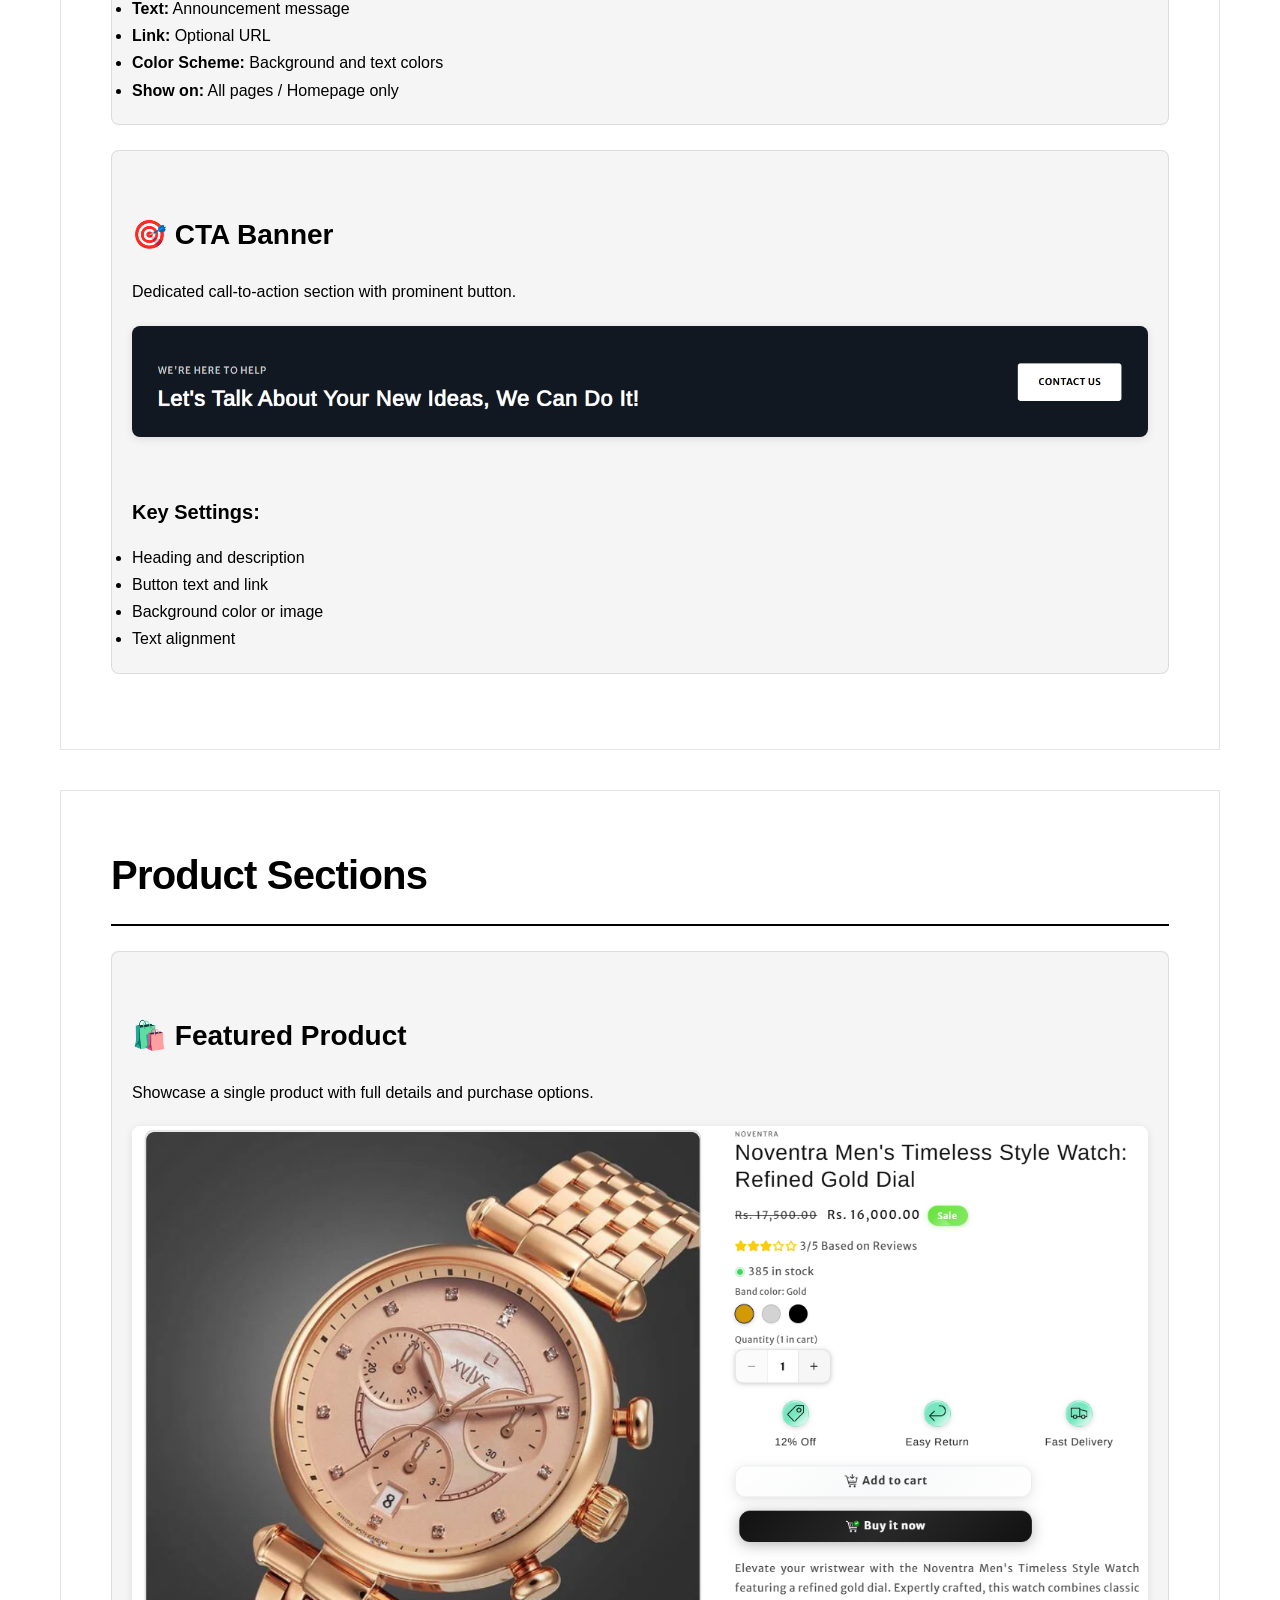
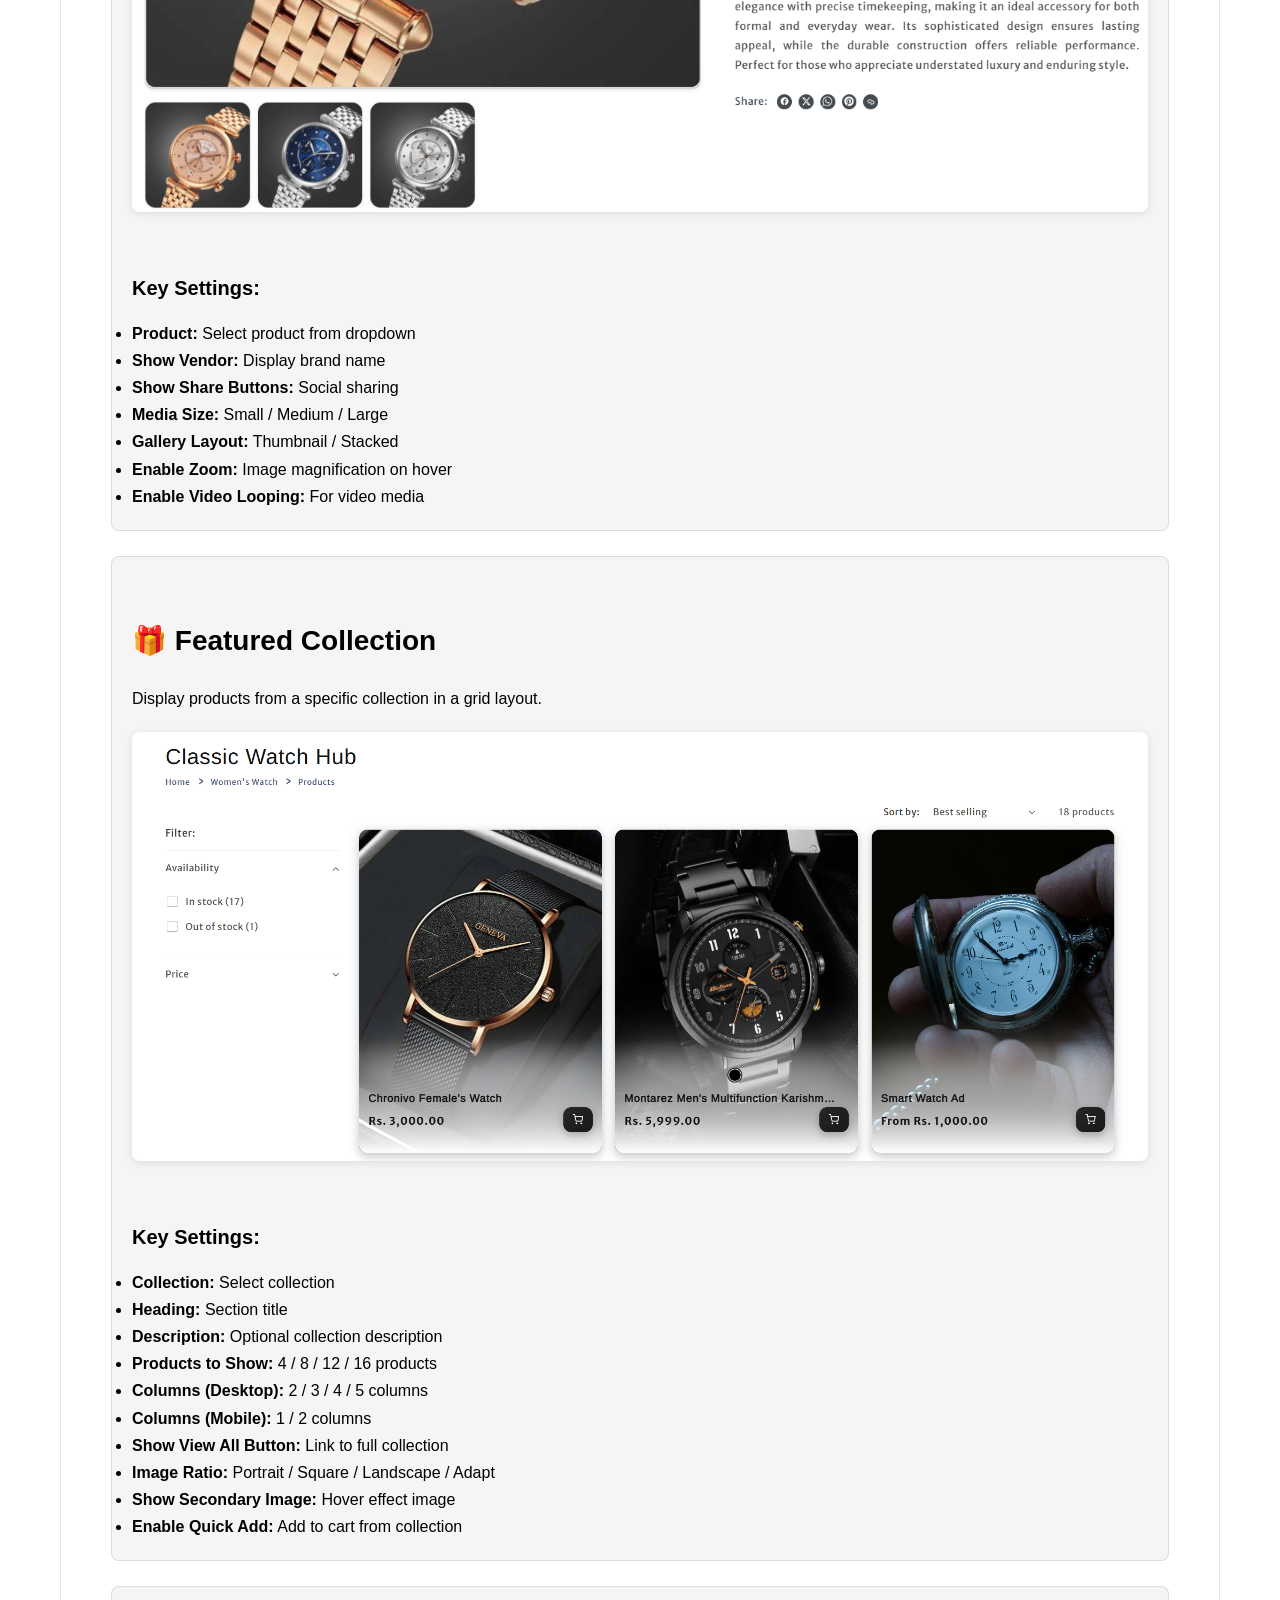
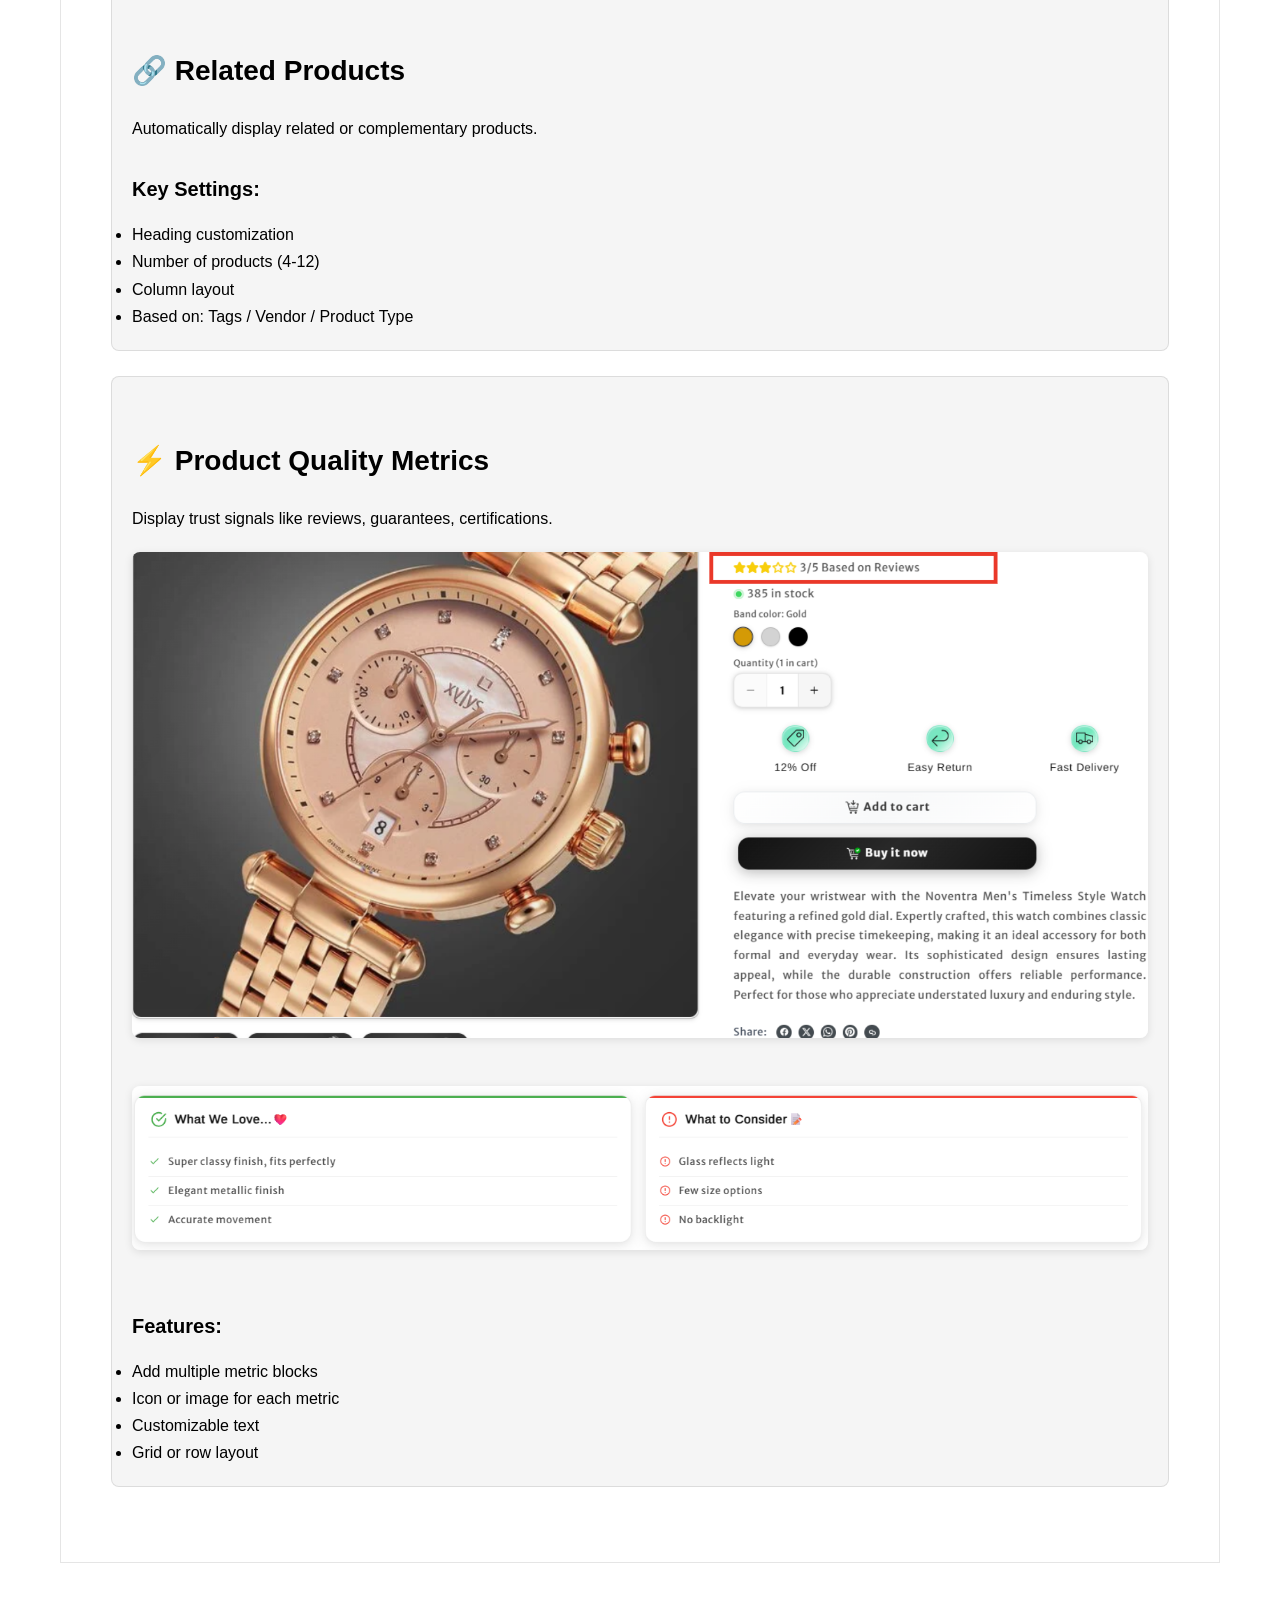
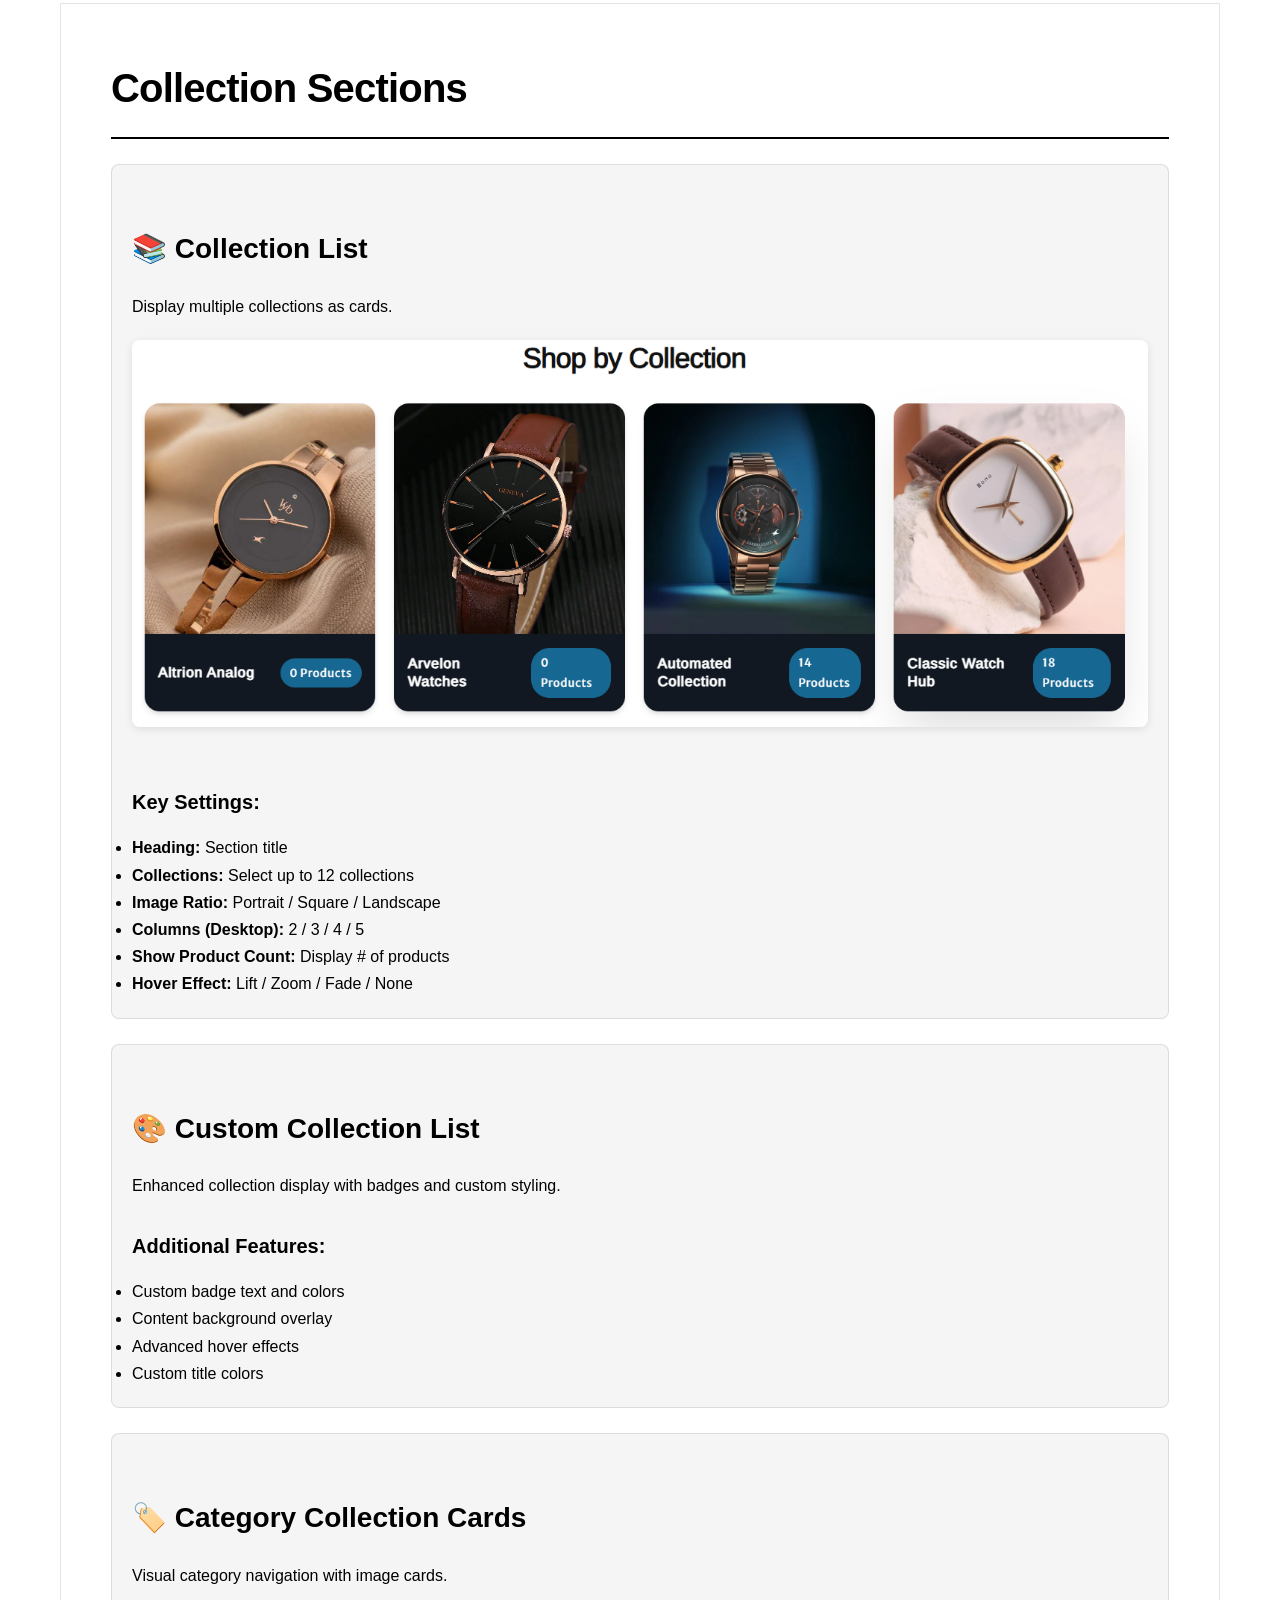
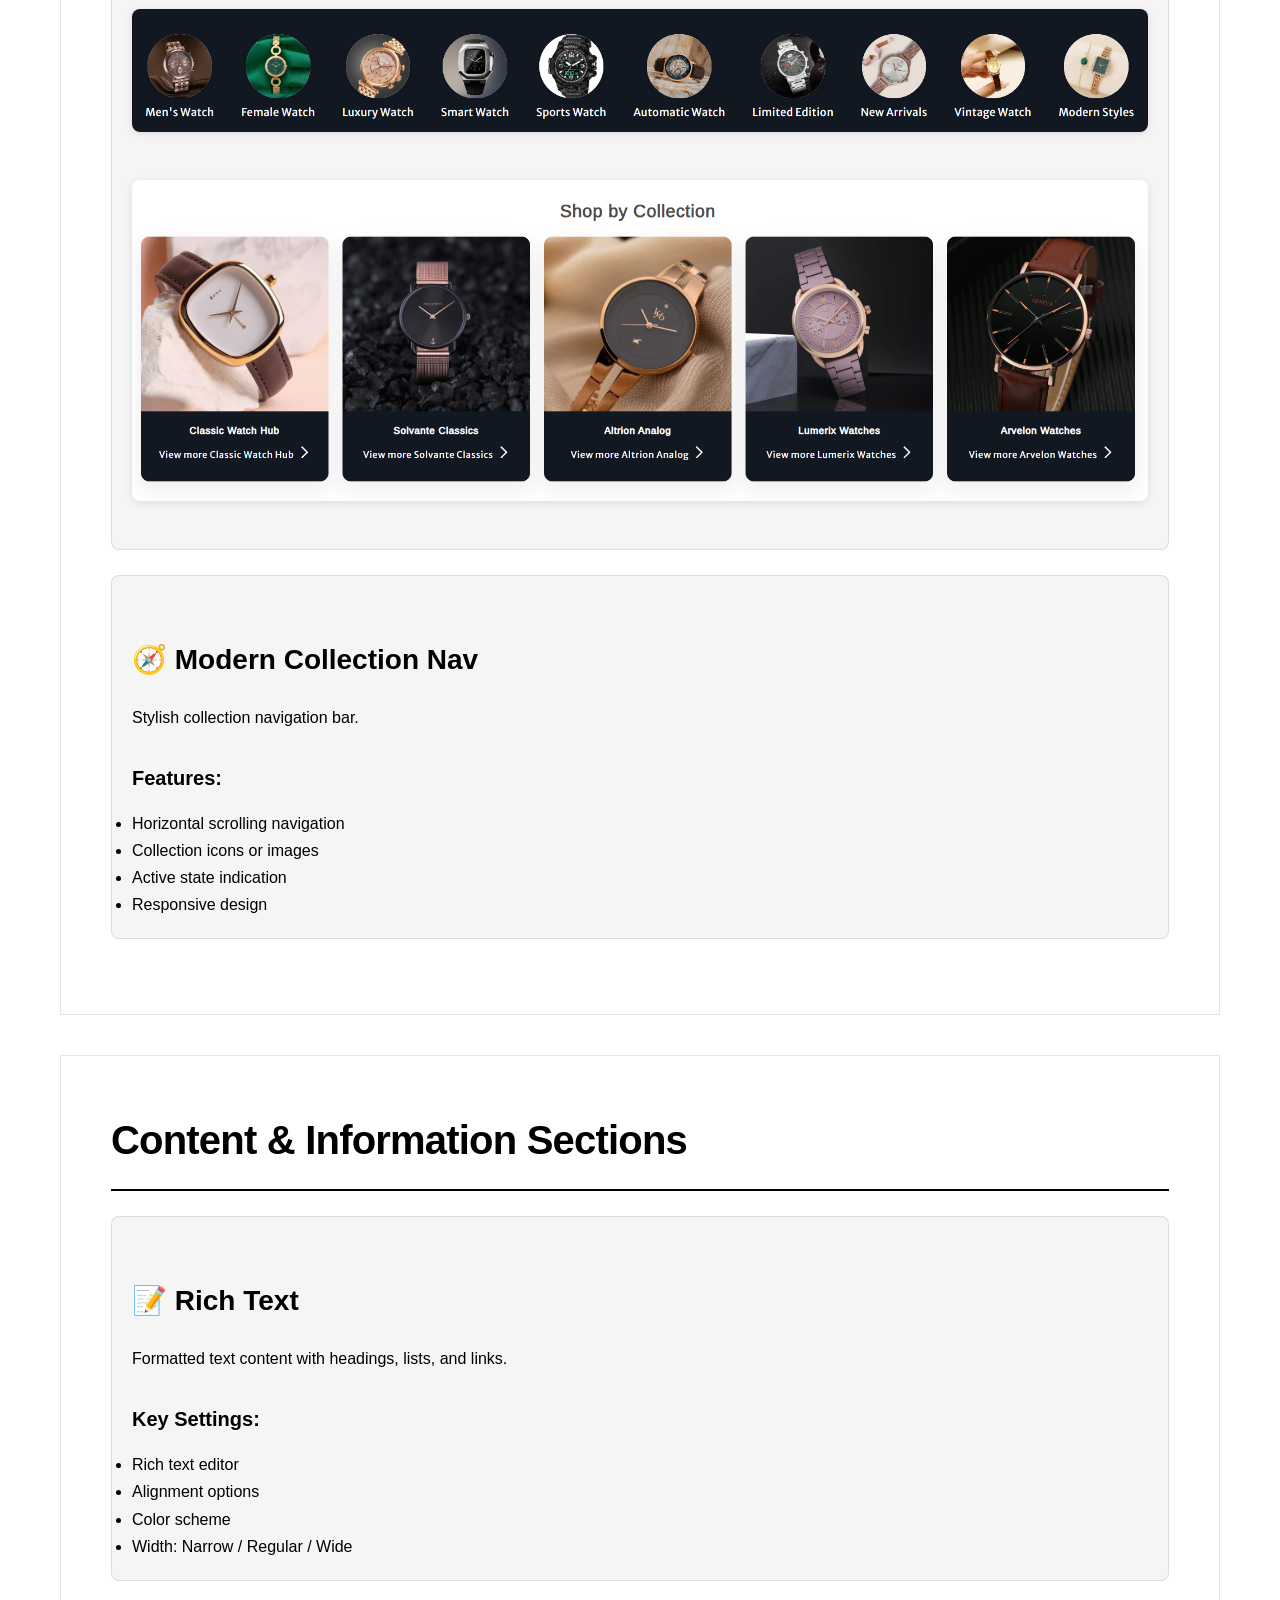
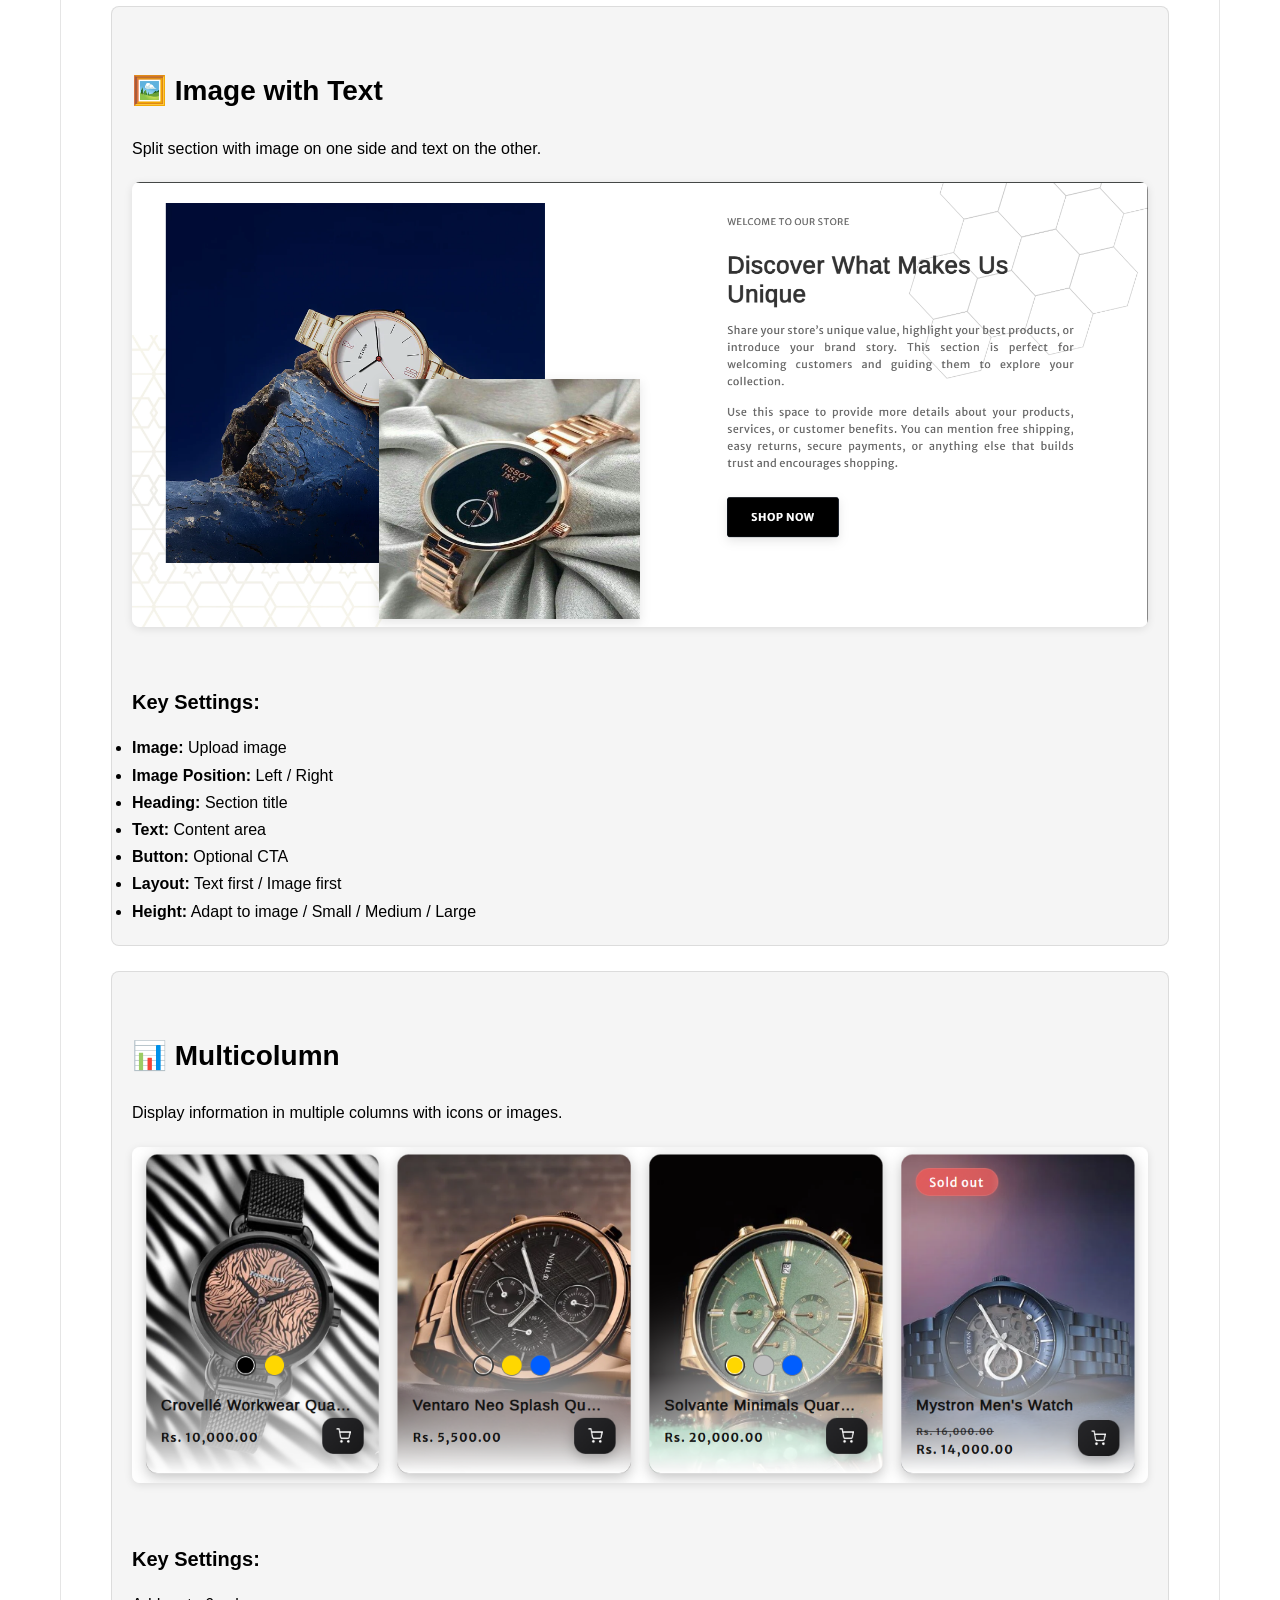
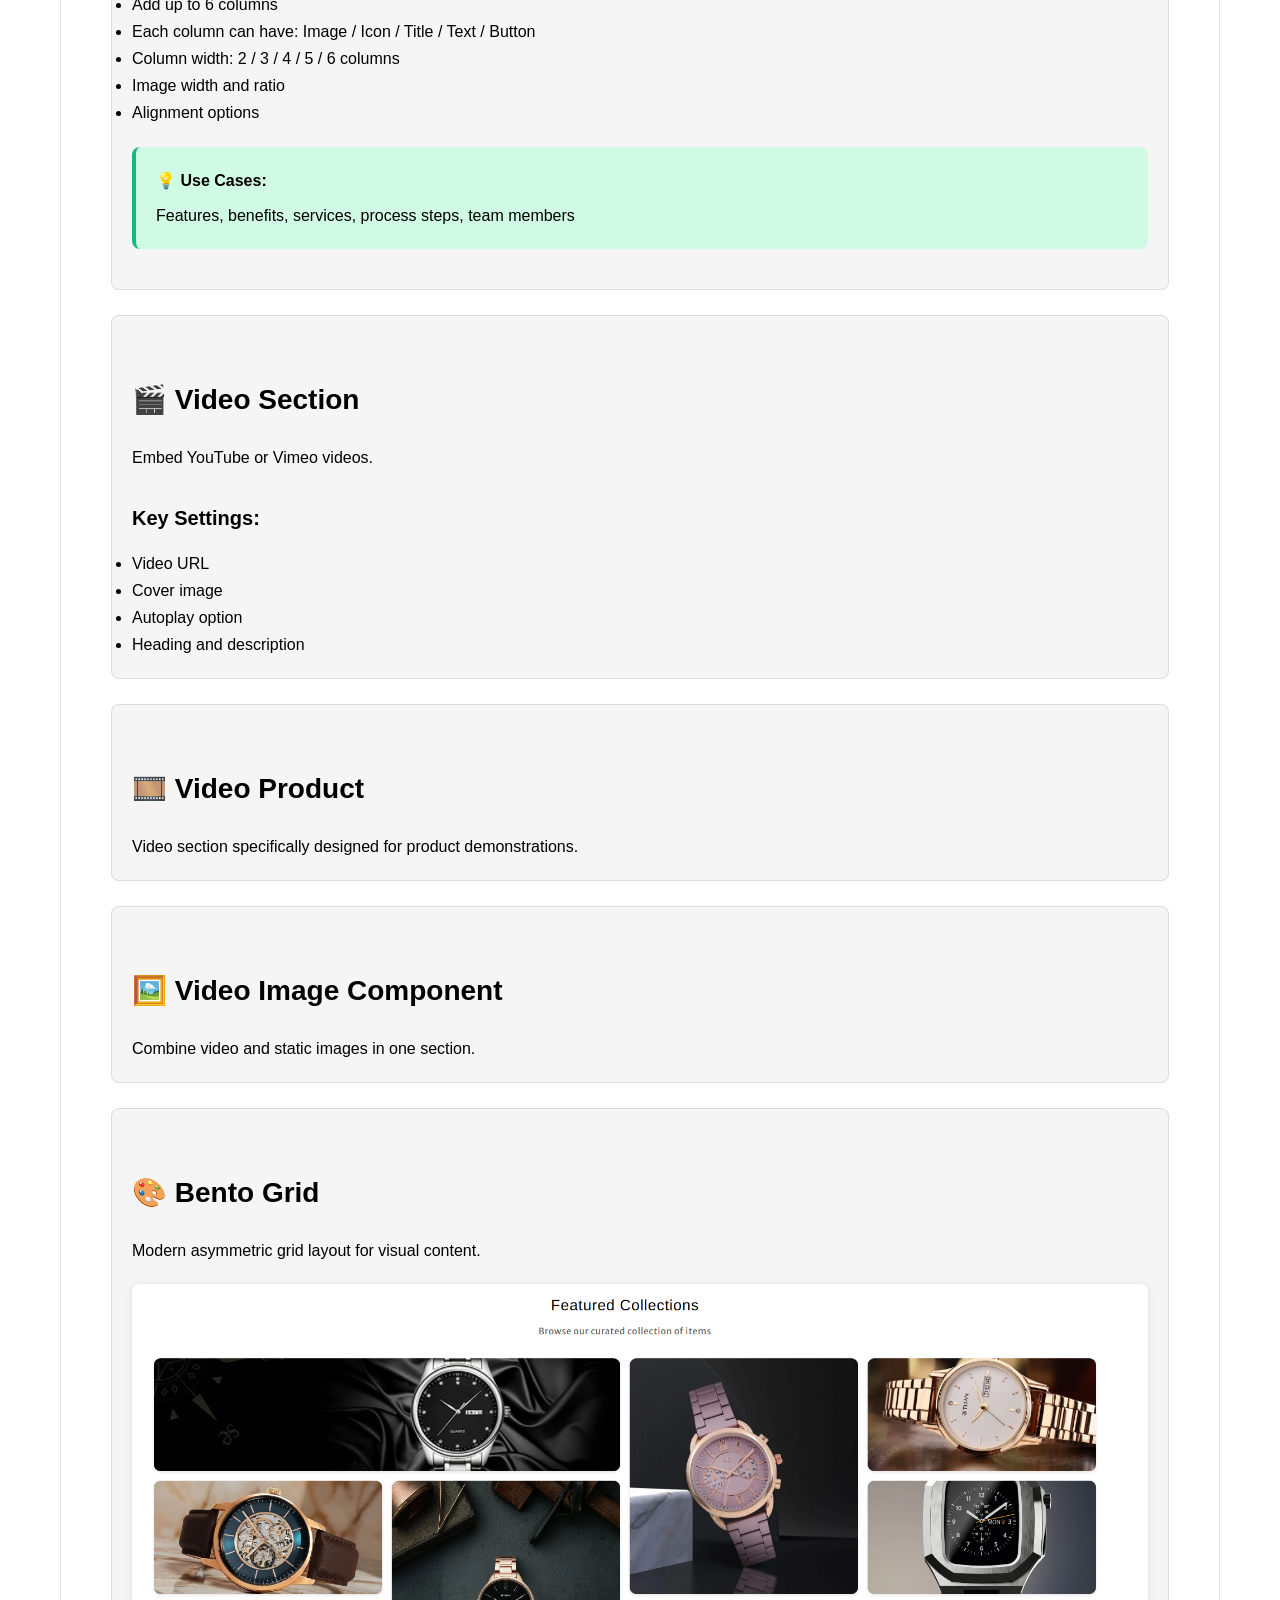
<file: sections-guide.html>
<!DOCTYPE html>
<html lang="en">
<head>
    <meta charset="UTF-8">
    <meta name="viewport" content="width=device-width, initial-scale=1.0">
    <title>Sections Guide - YUMI Theme</title>
    <link rel="stylesheet" href="styles.css">
</head>
<body>
    <div class="documentation-wrapper">
        <!-- Purchase Banner -->
        <div class="purchase-banner no-print">
            <div class="purchase-banner-content">
                <div class="purchase-banner-text">
                    <h3>🎨 Love YUMI Theme?</h3>
                    <p>Get the complete theme with lifetime updates and premium support</p>
                    <p class="purchase-banner-email">Contact us: <a href="mailto:contact@codexops.com">contact@codexops.com</a></p>
                </div>
                <a href="mailto:contact@codexops.com?subject=YUMI Theme Purchase Inquiry" class="purchase-btn">Buy YUMI Theme</a>
            </div>
        </div>

        <header class="doc-header no-print">
            <div class="container">
                <h1>Sections Guide</h1>
                <p class="version">Complete reference for all 70+ sections</p>
                <a href="index.html" class="back-link">← Back to Main Documentation</a>
            </div>
        </header>

        <nav class="doc-nav no-print">
            <div class="container">
                <ul>
                    <li><a href="#hero">Hero Sections</a></li>
                    <li><a href="#products">Product Sections</a></li>
                    <li><a href="#collections">Collection Sections</a></li>
                    <li><a href="#content">Content Sections</a></li>
                    <li><a href="#testimonials">Social Proof</a></li>
                    <li><a href="#faq">FAQ Sections</a></li>
                    <li><a href="#custom">Custom Sections</a></li>
                </ul>
            </div>
        </nav>

        <main class="doc-content">
            <div class="container">
                
                <section class="doc-section">
                    <h2>About Sections</h2>
                    <p class="section-intro">YUMI includes 70+ customizable sections that you can drag and drop to create your perfect store layout. All sections are Shopify 2.0 compatible and can be added to any page.</p>
                    
                    <div class="info-box">
                        <h4>How to Add Sections:</h4>
                        <ol>
                            <li>Go to Theme Editor (Customize)</li>
                            <li>Click "Add section" button</li>
                            <li>Browse categories or search for specific section</li>
                            <li>Click section to add it to your page</li>
                            <li>Configure section settings in the right panel</li>
                        </ol>
                    </div>
                </section>

                <!-- Hero Sections -->
                <section id="hero" class="doc-section page-break">
                    <h2>Hero & Banner Sections</h2>
                    
                    <div class="setting-group">
                        <h3>📸 Image Banner</h3>
                        <p>Large hero image with text overlay and call-to-action button.</p>
                        
                        <img src="./images/sections/image-banner.png" alt="image banner" class="doc-image">
                        
                        <h4>Key Settings:</h4>
                        <ul>
                            <li><strong>Image:</strong> Desktop image (1920x800px recommended)</li>
                            <li><strong>Mobile Image:</strong> Optional mobile-specific image (800x1000px)</li>
                            <li><strong>Image Height:</strong> Small / Medium / Large / Adapt to image</li>
                            <li><strong>Heading:</strong> Main headline text</li>
                            <li><strong>Text:</strong> Supporting description</li>
                            <li><strong>Button Label:</strong> CTA button text</li>
                            <li><strong>Button Link:</strong> Button destination URL</li>
                            <li><strong>Text Alignment:</strong> Left / Center / Right</li>
                            <li><strong>Color Scheme:</strong> Choose from available schemes</li>
                            <li><strong>Overlay Opacity:</strong> 0-100% dark overlay</li>
                        </ul>
                        
                        <div class="tip-box">
                            <strong>💡 Best Practice:</strong> Use high-quality images with clear focal points. Keep text readable with sufficient contrast.
                        </div>
                    </div>

                    <div class="setting-group">
                        <h3>🎬 Slideshow</h3>
                        <p>Rotating carousel of hero images with individual settings for each slide.</p>
                        
                       <img src="./images/sections/slideshow1.png" alt="Slideshow Image" class="doc-image">
                       <img src="./images/sections/slideshow2.png" alt="Slideshow Image" class="doc-image">
                       <img src="./images/sections/slideshow3.png" alt="Slideshow Image" class="doc-image">
                        
                        <h4>Key Settings:</h4>
                        <ul>
                            <li><strong>Slide Height:</strong> Adapt to first image / Small / Medium / Large</li>
                            <li><strong>Auto-rotate:</strong> Enable/disable automatic sliding</li>
                            <li><strong>Change slides every:</strong> 3-10 seconds</li>
                            <li><strong>Per Slide Settings:</strong>
                                <ul>
                                    <li>Image upload</li>
                                    <li>Heading and text</li>
                                    <li>Button configuration</li>
                                    <li>Text position</li>
                                </ul>
                            </li>
                        </ul>
                    </div>

                    <div class="setting-group">
                        <h3>📢 Announcement Bar</h3>
                        <p>Top bar for important announcements, sales, or free shipping messages.</p>
                        
                        <h4>Key Settings:</h4>
                        <ul>
                            <li><strong>Text:</strong> Announcement message</li>
                            <li><strong>Link:</strong> Optional URL</li>
                            <li><strong>Color Scheme:</strong> Background and text colors</li>
                            <li><strong>Show on:</strong> All pages / Homepage only</li>
                        </ul>
                    </div>

                    <div class="setting-group">
                        <h3>🎯 CTA Banner</h3>
                        <p>Dedicated call-to-action section with prominent button.</p>
                        
                       <img src="./images/sections/CTA-banner.png" alt="CTA Banner" class="doc-image">
                        
                        <h4>Key Settings:</h4>
                        <ul>
                            <li>Heading and description</li>
                            <li>Button text and link</li>
                            <li>Background color or image</li>
                            <li>Text alignment</li>
                        </ul>
                    </div>
                </section>

                <!-- Product Sections -->
                <section id="products" class="doc-section page-break">
                    <h2>Product Sections</h2>
                    
                    <div class="setting-group">
                        <h3>🛍️ Featured Product</h3>
                        <p>Showcase a single product with full details and purchase options.</p>
                        
                        <img src="./images/sections/product-detail.png" alt="Product Detail Image" class="doc-image">
                        
                        <h4>Key Settings:</h4>
                        <ul>
                            <li><strong>Product:</strong> Select product from dropdown</li>
                            <li><strong>Show Vendor:</strong> Display brand name</li>
                            <li><strong>Show Share Buttons:</strong> Social sharing</li>
                            <li><strong>Media Size:</strong> Small / Medium / Large</li>
                            <li><strong>Gallery Layout:</strong> Thumbnail / Stacked</li>
                            <li><strong>Enable Zoom:</strong> Image magnification on hover</li>
                            <li><strong>Enable Video Looping:</strong> For video media</li>
                        </ul>
                    </div>

                    <div class="setting-group">
                        <h3>🎁 Featured Collection</h3>
                        <p>Display products from a specific collection in a grid layout.</p>
                        
                        <img src="./images/sections/collection-products.png" alt="collection products grid" class="doc-image">
                        
                        <h4>Key Settings:</h4>
                        <ul>
                            <li><strong>Collection:</strong> Select collection</li>
                            <li><strong>Heading:</strong> Section title</li>
                            <li><strong>Description:</strong> Optional collection description</li>
                            <li><strong>Products to Show:</strong> 4 / 8 / 12 / 16 products</li>
                            <li><strong>Columns (Desktop):</strong> 2 / 3 / 4 / 5 columns</li>
                            <li><strong>Columns (Mobile):</strong> 1 / 2 columns</li>
                            <li><strong>Show View All Button:</strong> Link to full collection</li>
                            <li><strong>Image Ratio:</strong> Portrait / Square / Landscape / Adapt</li>
                            <li><strong>Show Secondary Image:</strong> Hover effect image</li>
                            <li><strong>Enable Quick Add:</strong> Add to cart from collection</li>
                        </ul>
                    </div>

                    <div class="setting-group">
                        <h3>🔗 Related Products</h3>
                        <p>Automatically display related or complementary products.</p>
                        
                        <h4>Key Settings:</h4>
                        <ul>
                            <li>Heading customization</li>
                            <li>Number of products (4-12)</li>
                            <li>Column layout</li>
                            <li>Based on: Tags / Vendor / Product Type</li>
                        </ul>
                    </div>

                    <div class="setting-group">
                        <h3>⚡ Product Quality Metrics</h3>
                        <p>Display trust signals like reviews, guarantees, certifications.</p>
                        <img src="./images/sections/review-product.png" alt="Review product " class="doc-image">
                        <img src="./images/sections/pros-cons.png" alt="Pros And Cons" class="doc-image">
                        
                        <h4>Features:</h4>
                        <ul>
                            <li>Add multiple metric blocks</li>
                            <li>Icon or image for each metric</li>
                            <li>Customizable text</li>
                            <li>Grid or row layout</li>
                        </ul>
                    </div>
                </section>

                <!-- Collection Sections -->
                <section id="collections" class="doc-section page-break">
                    <h2>Collection Sections</h2>
                    
                    <div class="setting-group">
                        <h3>📚 Collection List</h3>
                        <p>Display multiple collections as cards.</p>
                        
                        <img src="./images/sections/collection-list.png" alt="collection list" class="doc-image">
                        
                        <h4>Key Settings:</h4>
                        <ul>
                            <li><strong>Heading:</strong> Section title</li>
                            <li><strong>Collections:</strong> Select up to 12 collections</li>
                            <li><strong>Image Ratio:</strong> Portrait / Square / Landscape</li>
                            <li><strong>Columns (Desktop):</strong> 2 / 3 / 4 / 5</li>
                            <li><strong>Show Product Count:</strong> Display # of products</li>
                            <li><strong>Hover Effect:</strong> Lift / Zoom / Fade / None</li>
                        </ul>
                    </div>

                    <div class="setting-group">
                        <h3>🎨 Custom Collection List</h3>
                        <p>Enhanced collection display with badges and custom styling.</p>
                        
                        <h4>Additional Features:</h4>
                        <ul>
                            <li>Custom badge text and colors</li>
                            <li>Content background overlay</li>
                            <li>Advanced hover effects</li>
                            <li>Custom title colors</li>
                        </ul>
                    </div>

                    <div class="setting-group">
                        <h3>🏷️ Category Collection Cards</h3>
                        <p>Visual category navigation with image cards.</p>
                        
                       <img src="./images/sections/category1.png" alt="category collection one" class="doc-image">
                       <img src="./images/sections/category2.png" alt="category collection two" class="doc-image">
                    </div>

                    <div class="setting-group">
                        <h3>🧭 Modern Collection Nav</h3>
                        <p>Stylish collection navigation bar.</p>
                        
                        <h4>Features:</h4>
                        <ul>
                            <li>Horizontal scrolling navigation</li>
                            <li>Collection icons or images</li>
                            <li>Active state indication</li>
                            <li>Responsive design</li>
                        </ul>
                    </div>
                </section>

                <!-- Content Sections -->
                <section id="content" class="doc-section page-break">
                    <h2>Content & Information Sections</h2>
                    
                    <div class="setting-group">
                        <h3>📝 Rich Text</h3>
                        <p>Formatted text content with headings, lists, and links.</p>
                        
                        <h4>Key Settings:</h4>
                        <ul>
                            <li>Rich text editor</li>
                            <li>Alignment options</li>
                            <li>Color scheme</li>
                            <li>Width: Narrow / Regular / Wide</li>
                        </ul>
                    </div>

                    <div class="setting-group">
                        <h3>🖼️ Image with Text</h3>
                        <p>Split section with image on one side and text on the other.</p>
                        
                       <img src="./images/sections/image-with-text.png" alt="Image with text" class="doc-image">
                        
                        <h4>Key Settings:</h4>
                        <ul>
                            <li><strong>Image:</strong> Upload image</li>
                            <li><strong>Image Position:</strong> Left / Right</li>
                            <li><strong>Heading:</strong> Section title</li>
                            <li><strong>Text:</strong> Content area</li>
                            <li><strong>Button:</strong> Optional CTA</li>
                            <li><strong>Layout:</strong> Text first / Image first</li>
                            <li><strong>Height:</strong> Adapt to image / Small / Medium / Large</li>
                        </ul>
                    </div>

                    <div class="setting-group">
                        <h3>📊 Multicolumn</h3>
                        <p>Display information in multiple columns with icons or images.</p>
                        
                       <img src="./images/sections/multicolumn.png" alt="multicolumn" class="doc-image">
                        
                        <h4>Key Settings:</h4>
                        <ul>
                            <li>Add up to 6 columns</li>
                            <li>Each column can have: Image / Icon / Title / Text / Button</li>
                            <li>Column width: 2 / 3 / 4 / 5 / 6 columns</li>
                            <li>Image width and ratio</li>
                            <li>Alignment options</li>
                        </ul>
                        
                        <div class="tip-box">
                            <strong>💡 Use Cases:</strong> Features, benefits, services, process steps, team members
                        </div>
                    </div>

                    <div class="setting-group">
                        <h3>🎬 Video Section</h3>
                        <p>Embed YouTube or Vimeo videos.</p>
                        
                        <h4>Key Settings:</h4>
                        <ul>
                            <li>Video URL</li>
                            <li>Cover image</li>
                            <li>Autoplay option</li>
                            <li>Heading and description</li>
                        </ul>
                    </div>

                    <div class="setting-group">
                        <h3>🎞️ Video Product</h3>
                        <p>Video section specifically designed for product demonstrations.</p>
                    </div>

                    <div class="setting-group">
                        <h3>🖼️ Video Image Component</h3>
                        <p>Combine video and static images in one section.</p>
                    </div>

                    <div class="setting-group">
                        <h3>🎨 Bento Grid</h3>
                        <p>Modern asymmetric grid layout for visual content.</p>
                        
                        <img src="./images/sections/bento-grid.png" alt="Bento grid" class="doc-image">
                    </div>

                    <div class="setting-group">
                        <h3>🔄 Overlapping Cards</h3>
                        <p>Staggered card layout with overlap effect.</p>
                    </div>

                    <div class="setting-group">
                        <h3>📜 Marquee Text</h3>
                        <p>Scrolling text animation for announcements or featured text.</p>
                        
                        <h4>Key Settings:</h4>
                        <ul>
                            <li>Text content</li>
                            <li>Scroll speed</li>
                            <li>Direction: Left to right / Right to left</li>
                            <li>Pause on hover</li>
                        </ul>
                    </div>
                </section>

                <!-- Social Proof Sections -->
                <section id="testimonials" class="doc-section page-break">
                    <h2>Social Proof & Trust Sections</h2>
                    
                    <div class="setting-group">
                        <h3>💬 Team Testimonial</h3>
                        <p>Customer reviews and testimonials.</p>
                        
                       <img src="./images/sections/testimonial.png" alt="Testimonial" class="doc-image">
                        
                        <h4>Key Settings:</h4>
                        <ul>
                            <li>Add multiple testimonial blocks</li>
                            <li>Customer photo</li>
                            <li>Customer name and title</li>
                            <li>Quote/review text</li>
                            <li>Star rating (optional)</li>
                            <li>Layout: Grid / Slider</li>
                        </ul>
                    </div>

                    <div class="setting-group">
                        <h3>🏢 Logo Showcase</h3>
                        <p>Display partner logos, certifications, or "As seen in" logos.</p>
                        
                        <img src="./images/sections/partner-logos.png" alt="Logos" class="doc-image">
                        
                        <h4>Key Settings:</h4>
                        <ul>
                            <li>Add multiple logo images</li>
                            <li>Logo size</li>
                            <li>Number of columns</li>
                            <li>Grayscale filter option</li>
                            <li>Optional links per logo</li>
                        </ul>
                    </div>

                    <div class="setting-group">
                        <h3>📊 Stats Counter</h3>
                        <p>Display key business metrics and statistics.</p>
                        
                        <img src="./images/sections/stats-count.png" alt="stats count" class="doc-image">
                        
                        <h4>Key Settings:</h4>
                        <ul>
                            <li>Add multiple stat blocks</li>
                            <li>Number value</li>
                            <li>Label text</li>
                            <li>Icon (optional)</li>
                            <li>Animated counting effect</li>
                        </ul>
                    </div>
                </section>

                <!-- See continuation in sections-guide-continued.html -->

            </div>
        </main>

        <footer class="doc-footer">
            <div class="container">
                <p>&copy; 2025 CodeXOps Technologies. All rights reserved.</p>
                <p><a href="index.html">Back to Documentation Home</a> | <a href="sections-guide-continued.html">Continue to More Sections →</a></p>
            </div>
        </footer>
    </div>
</body>
</html>
</file>
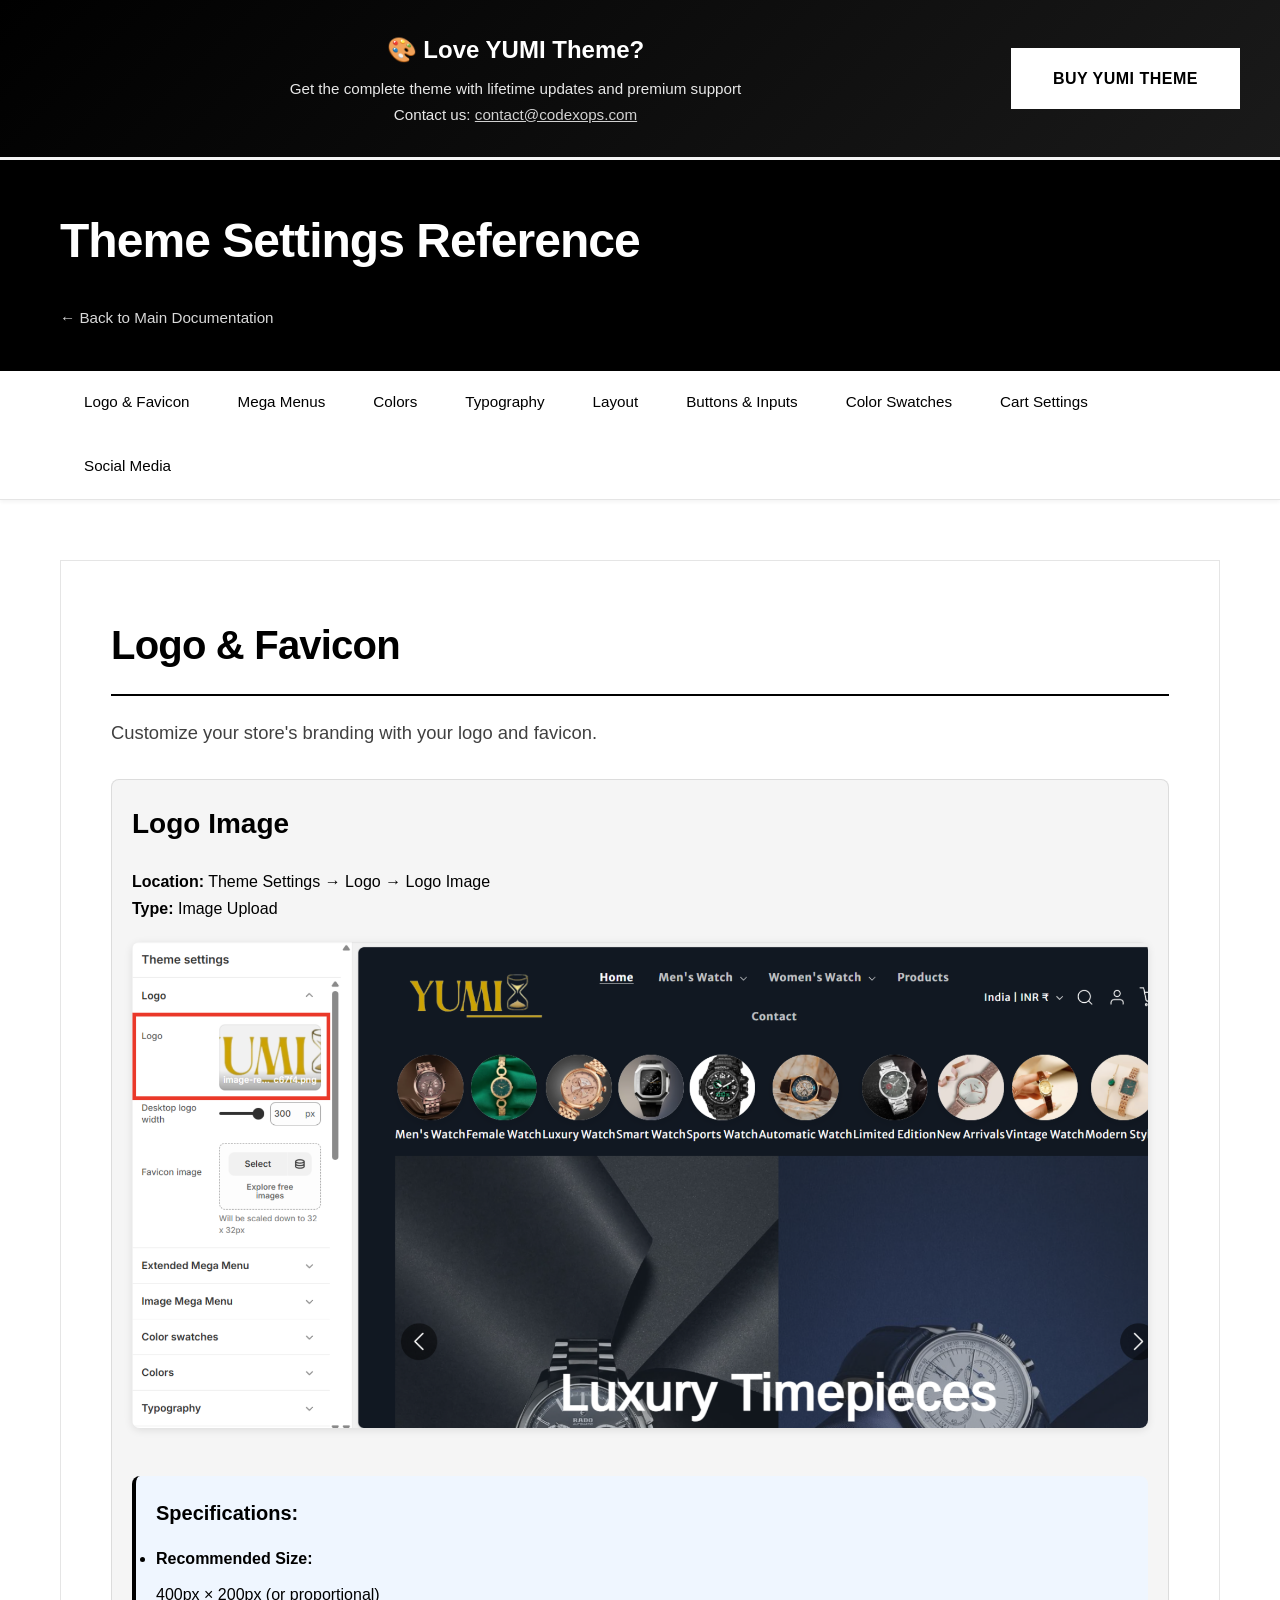
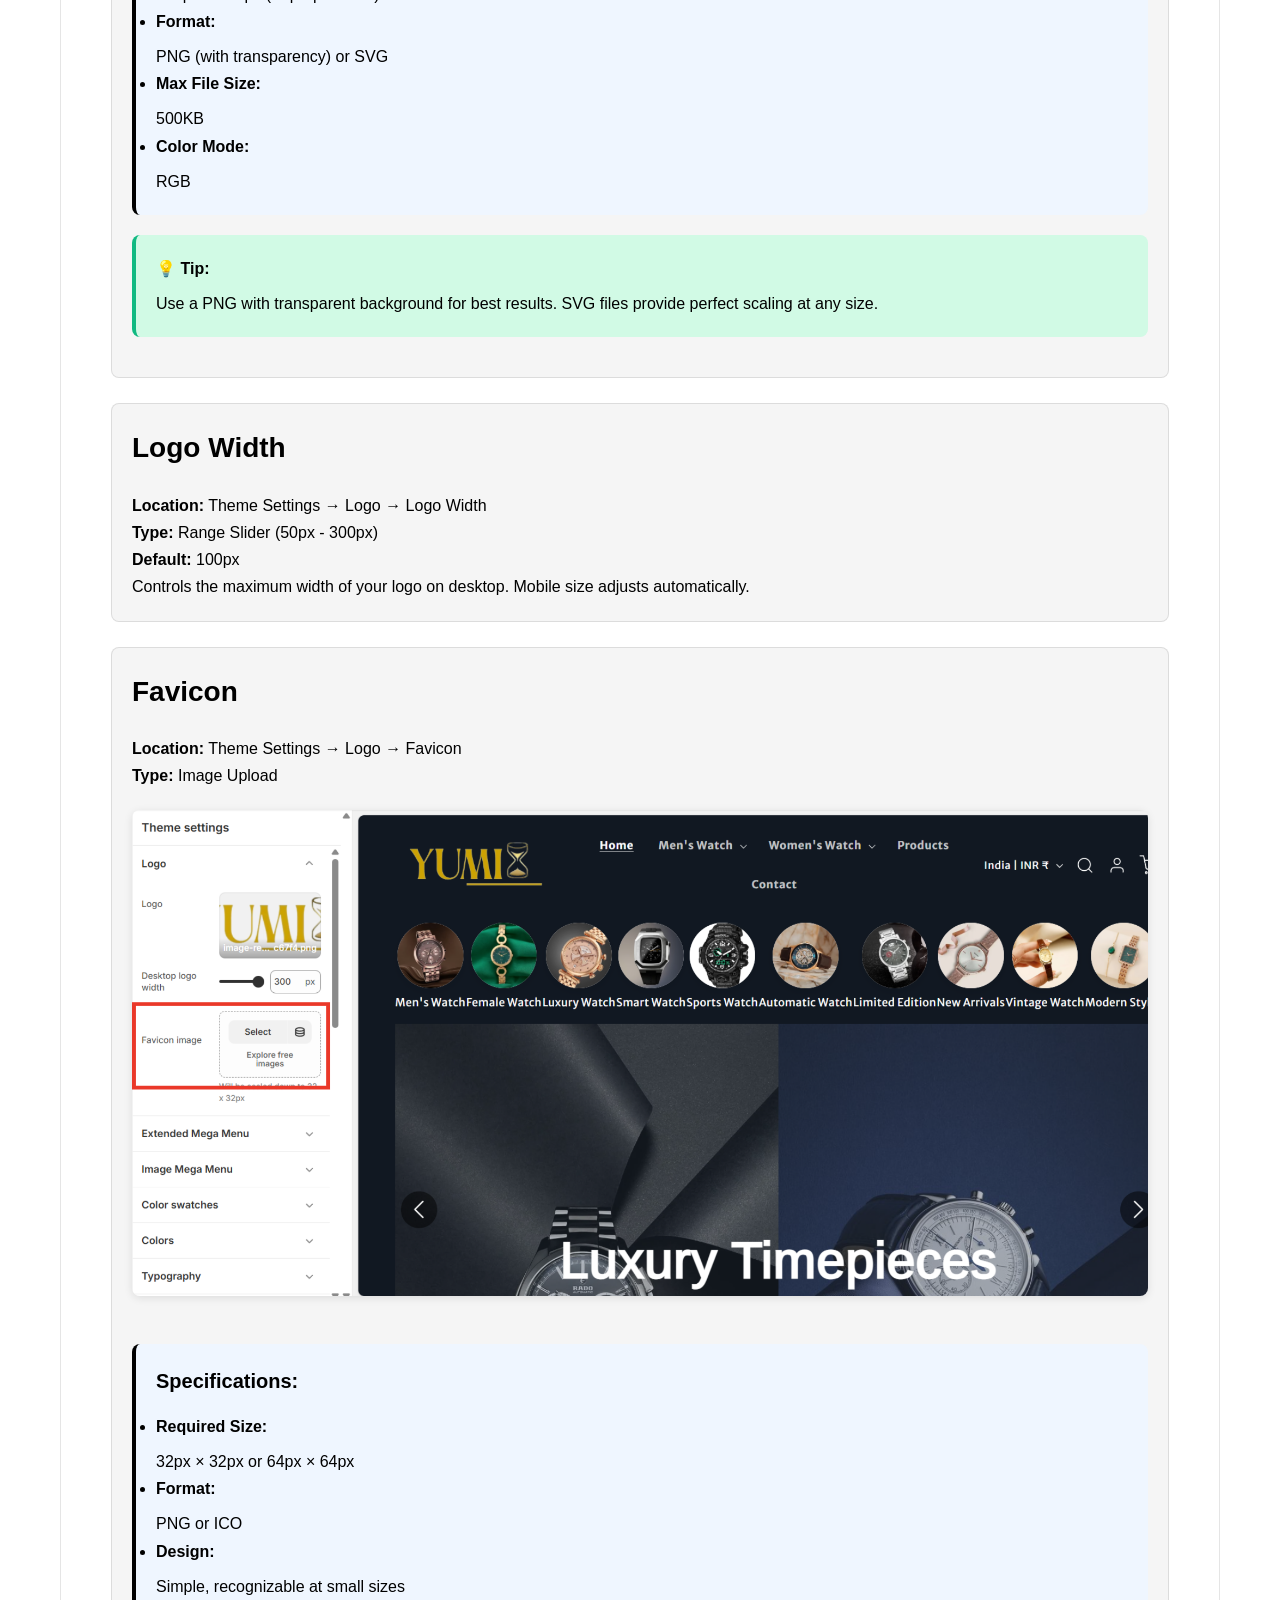
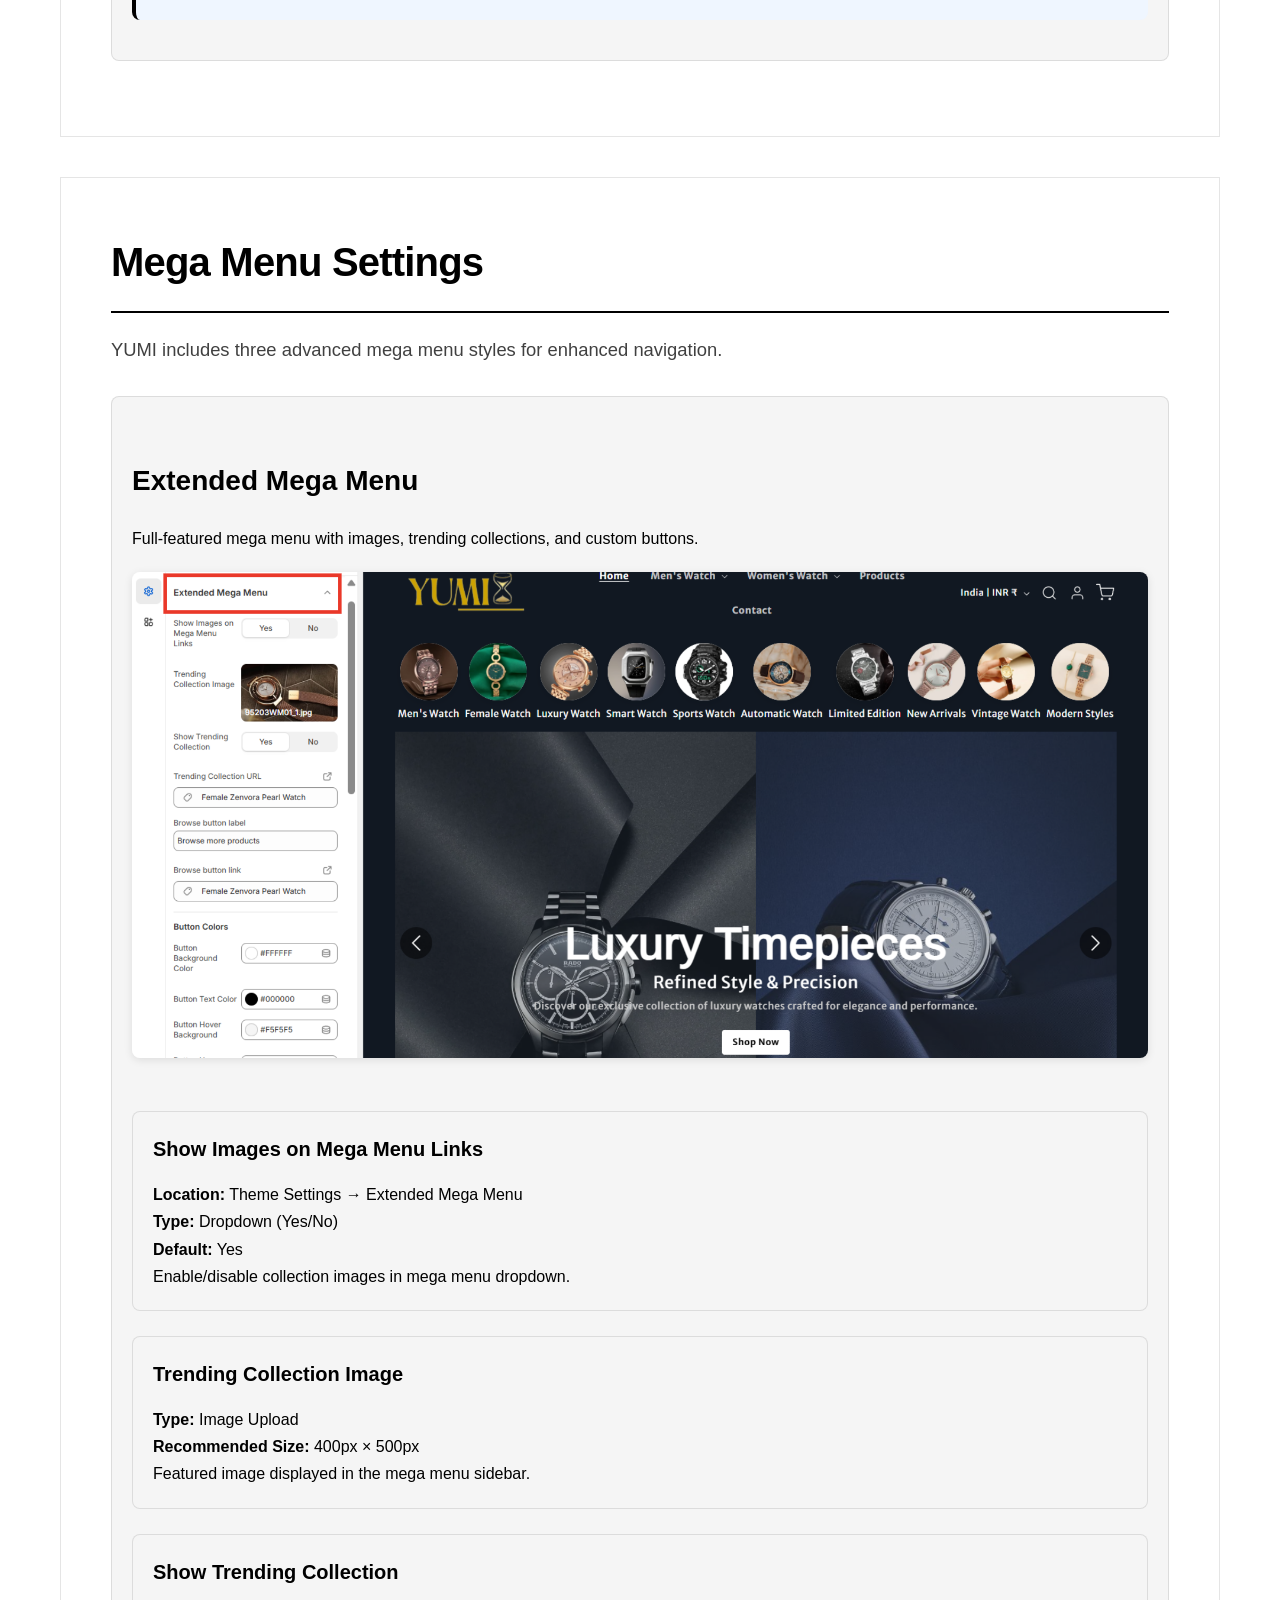
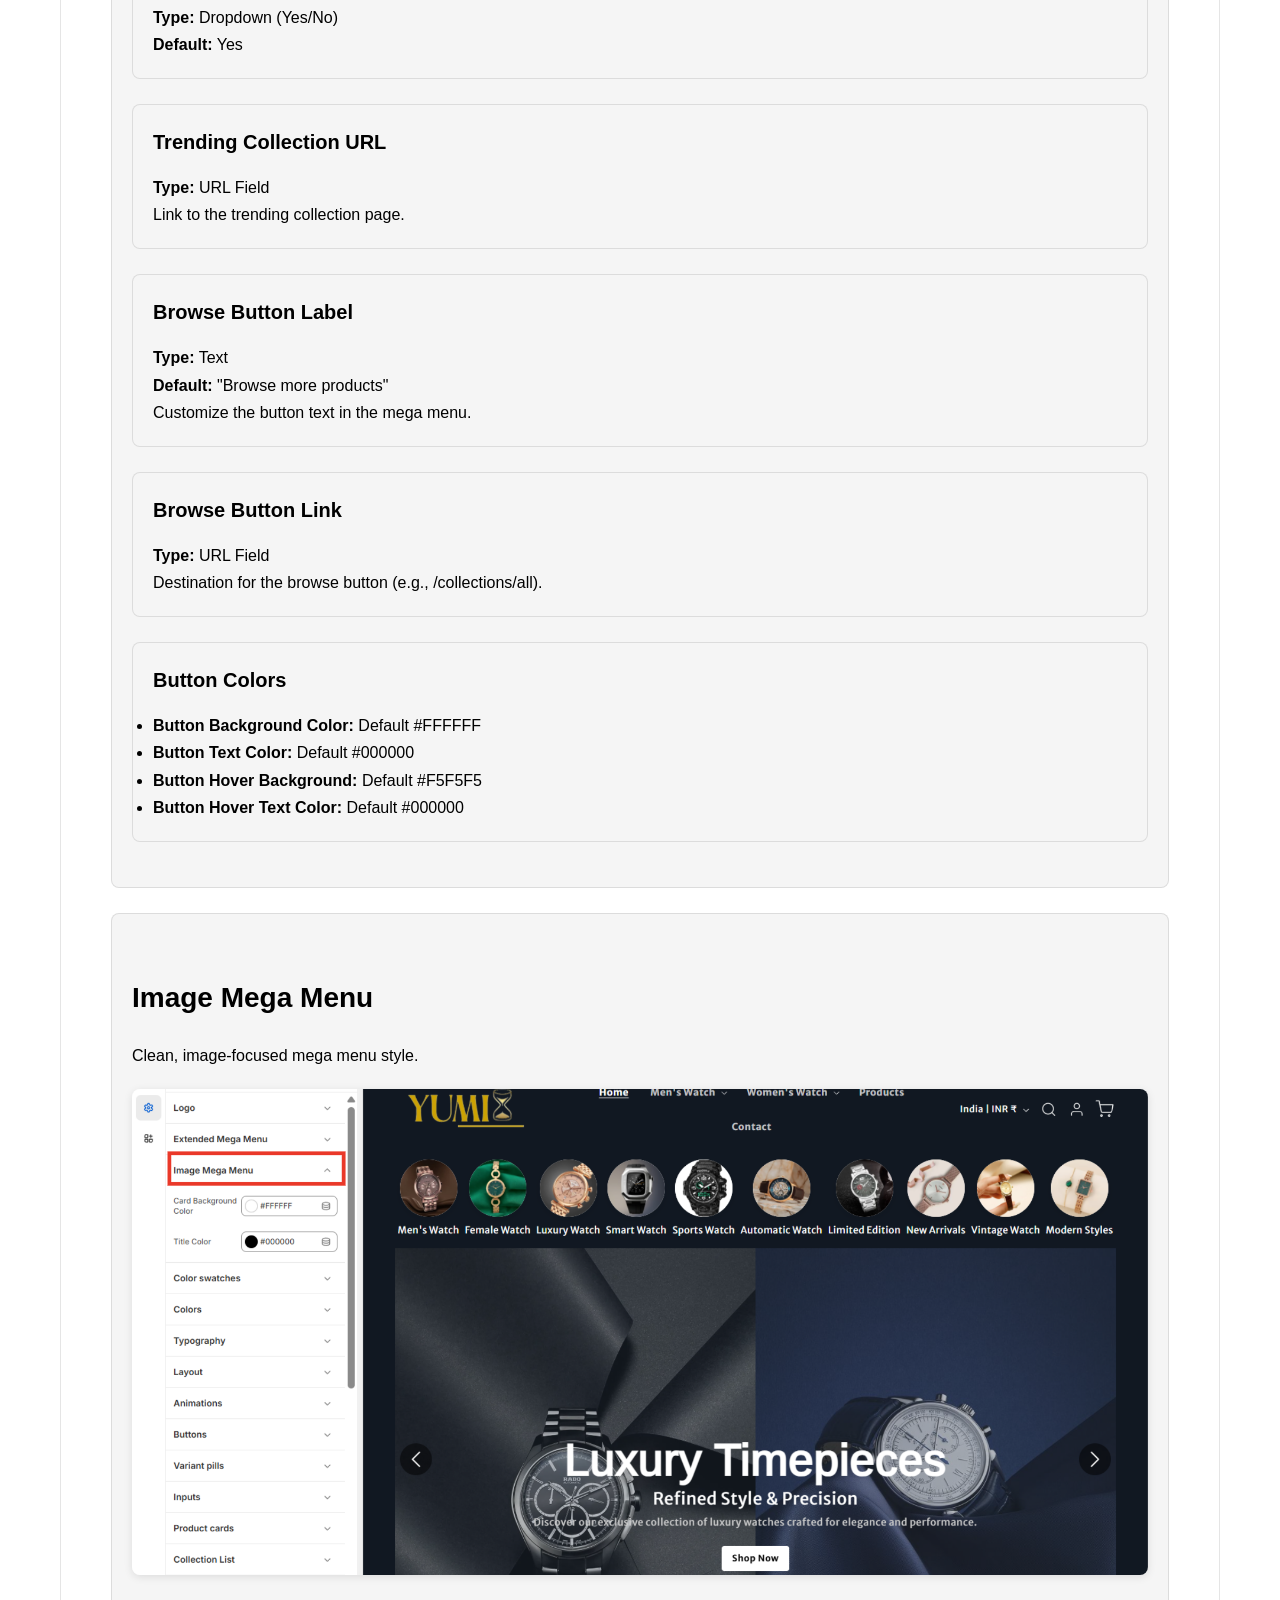
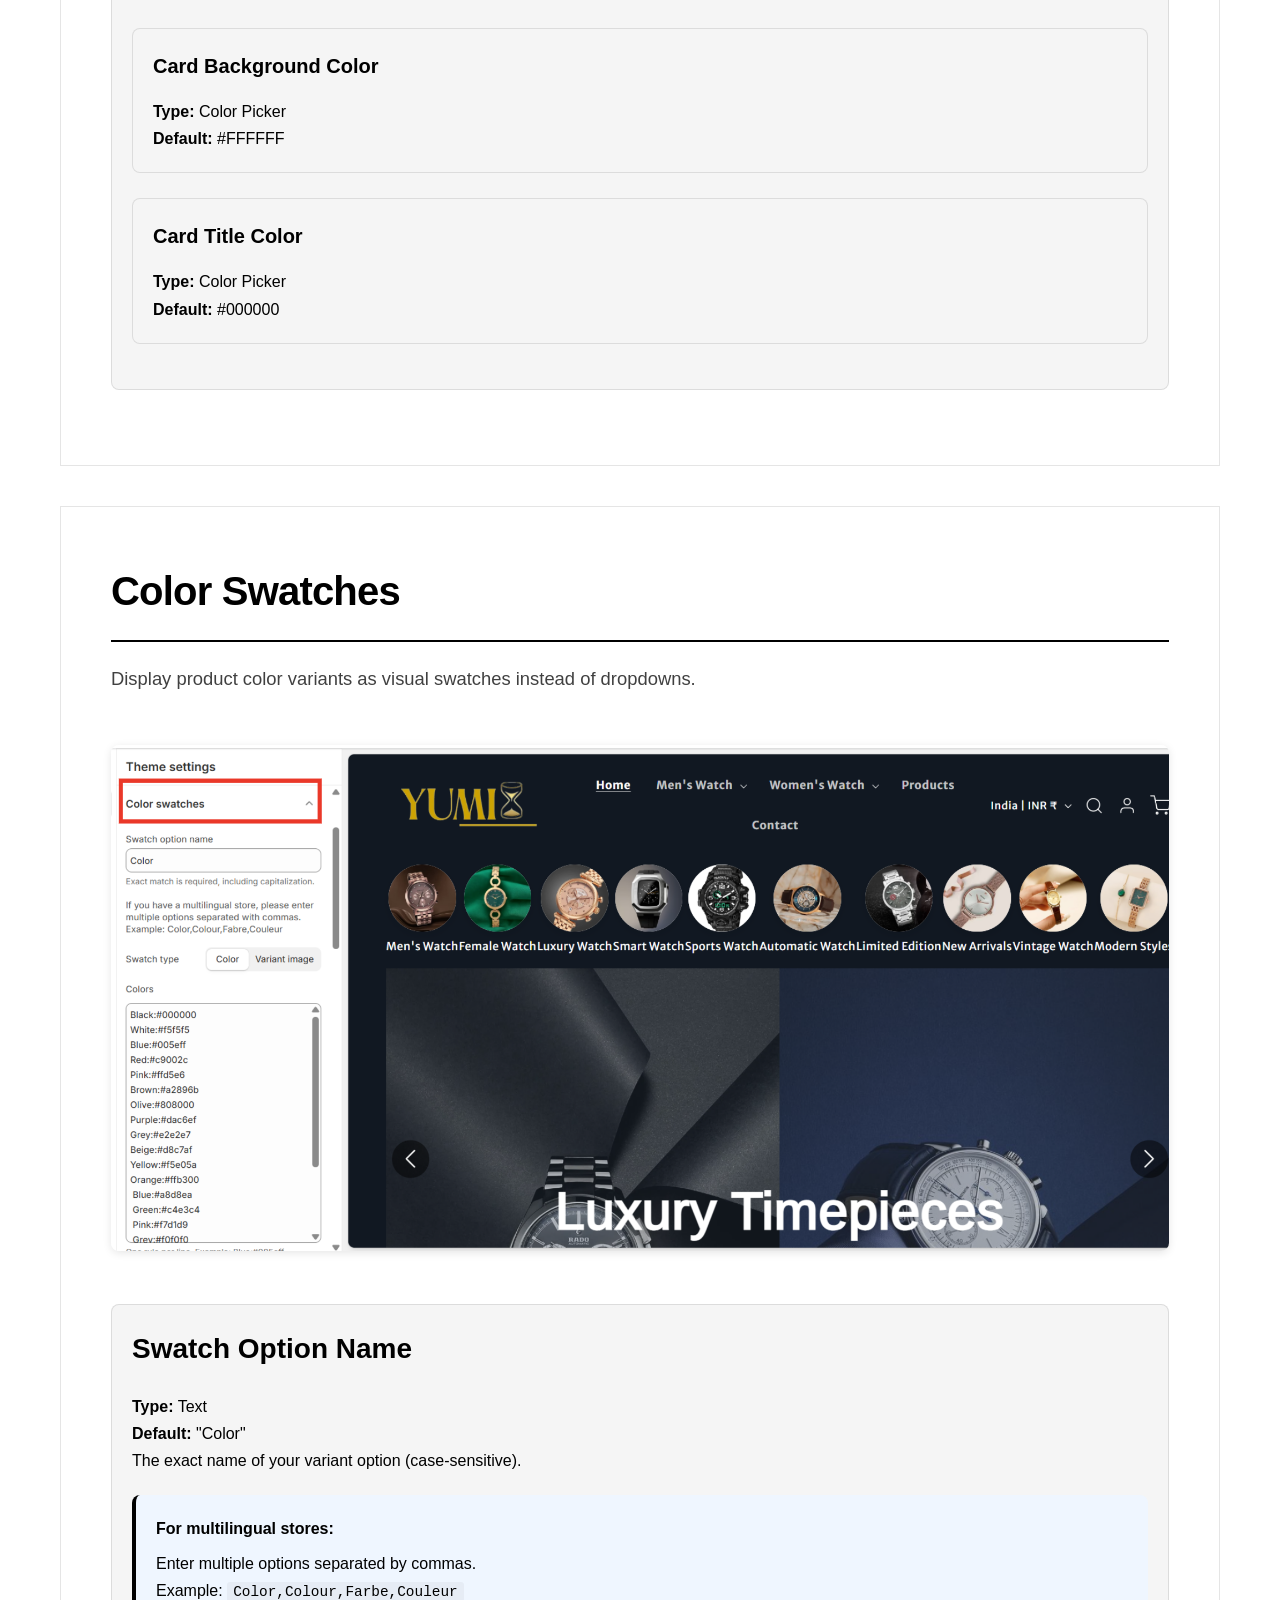
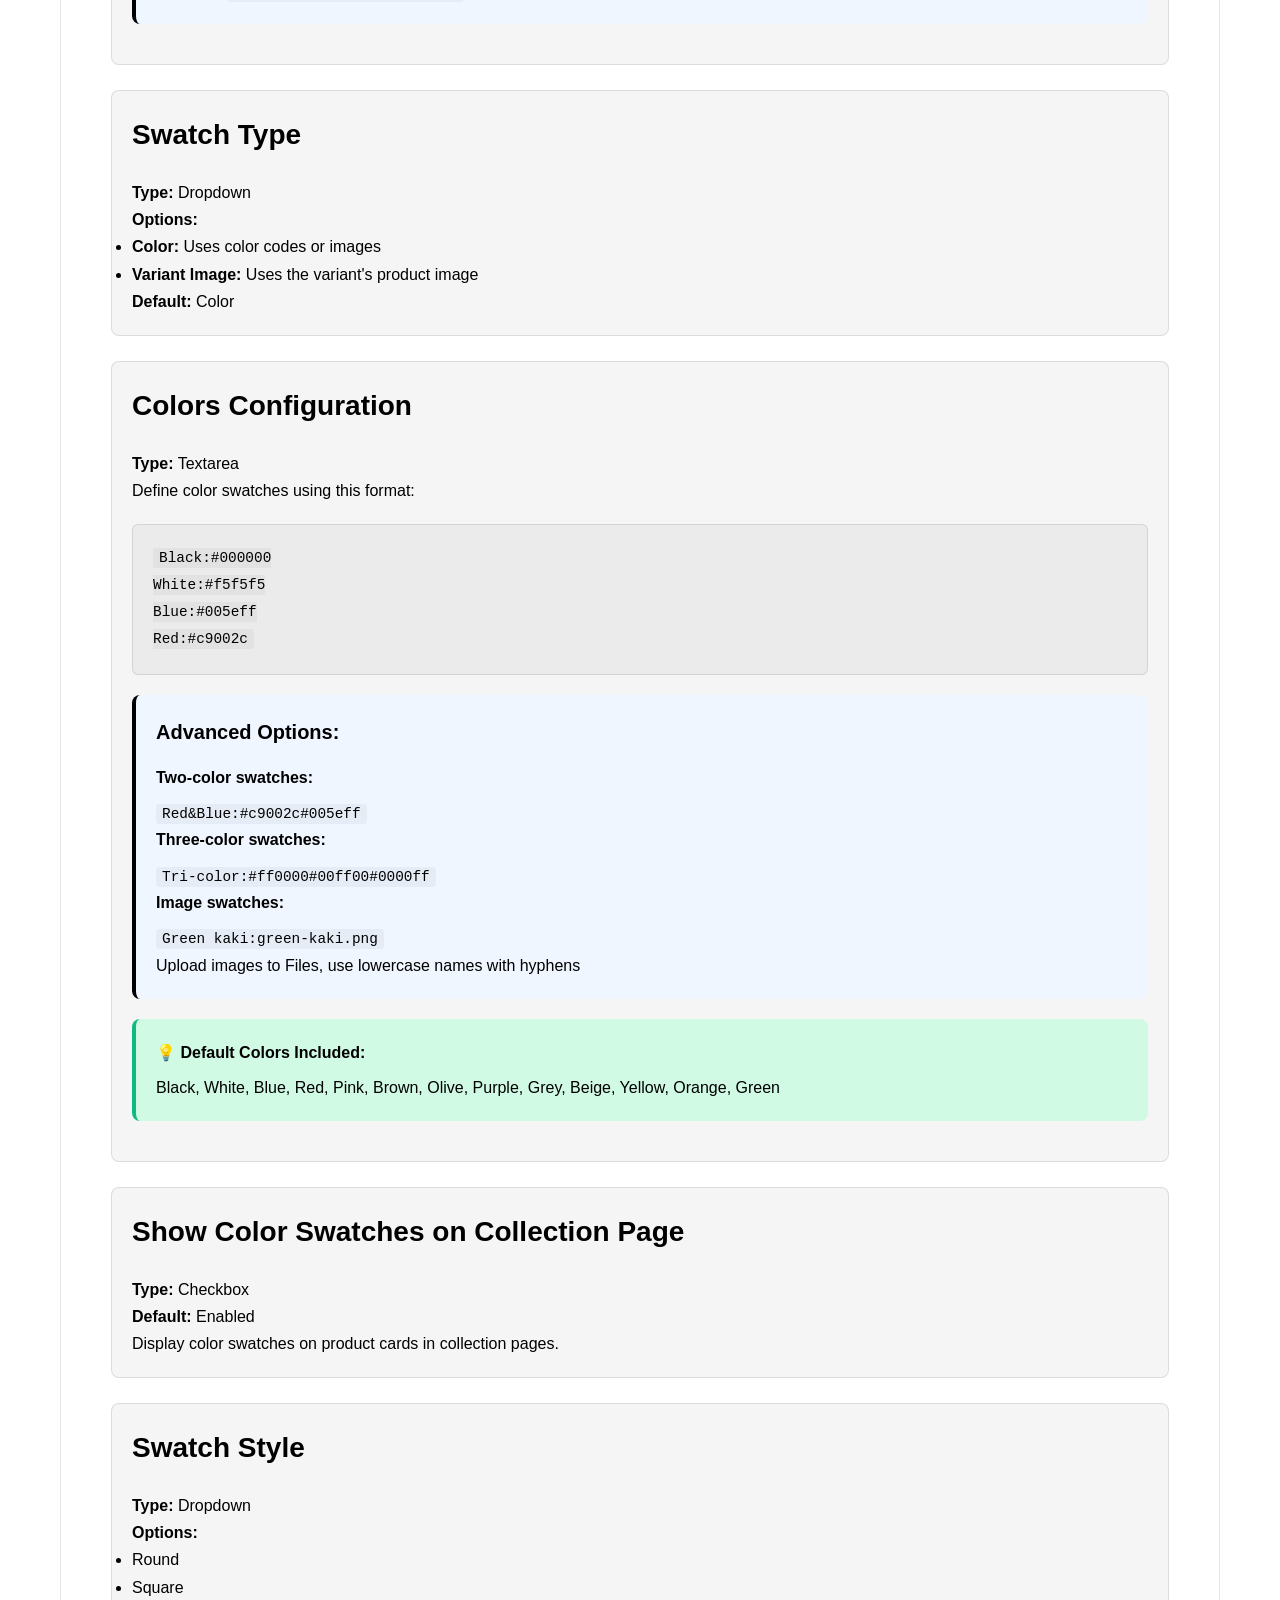
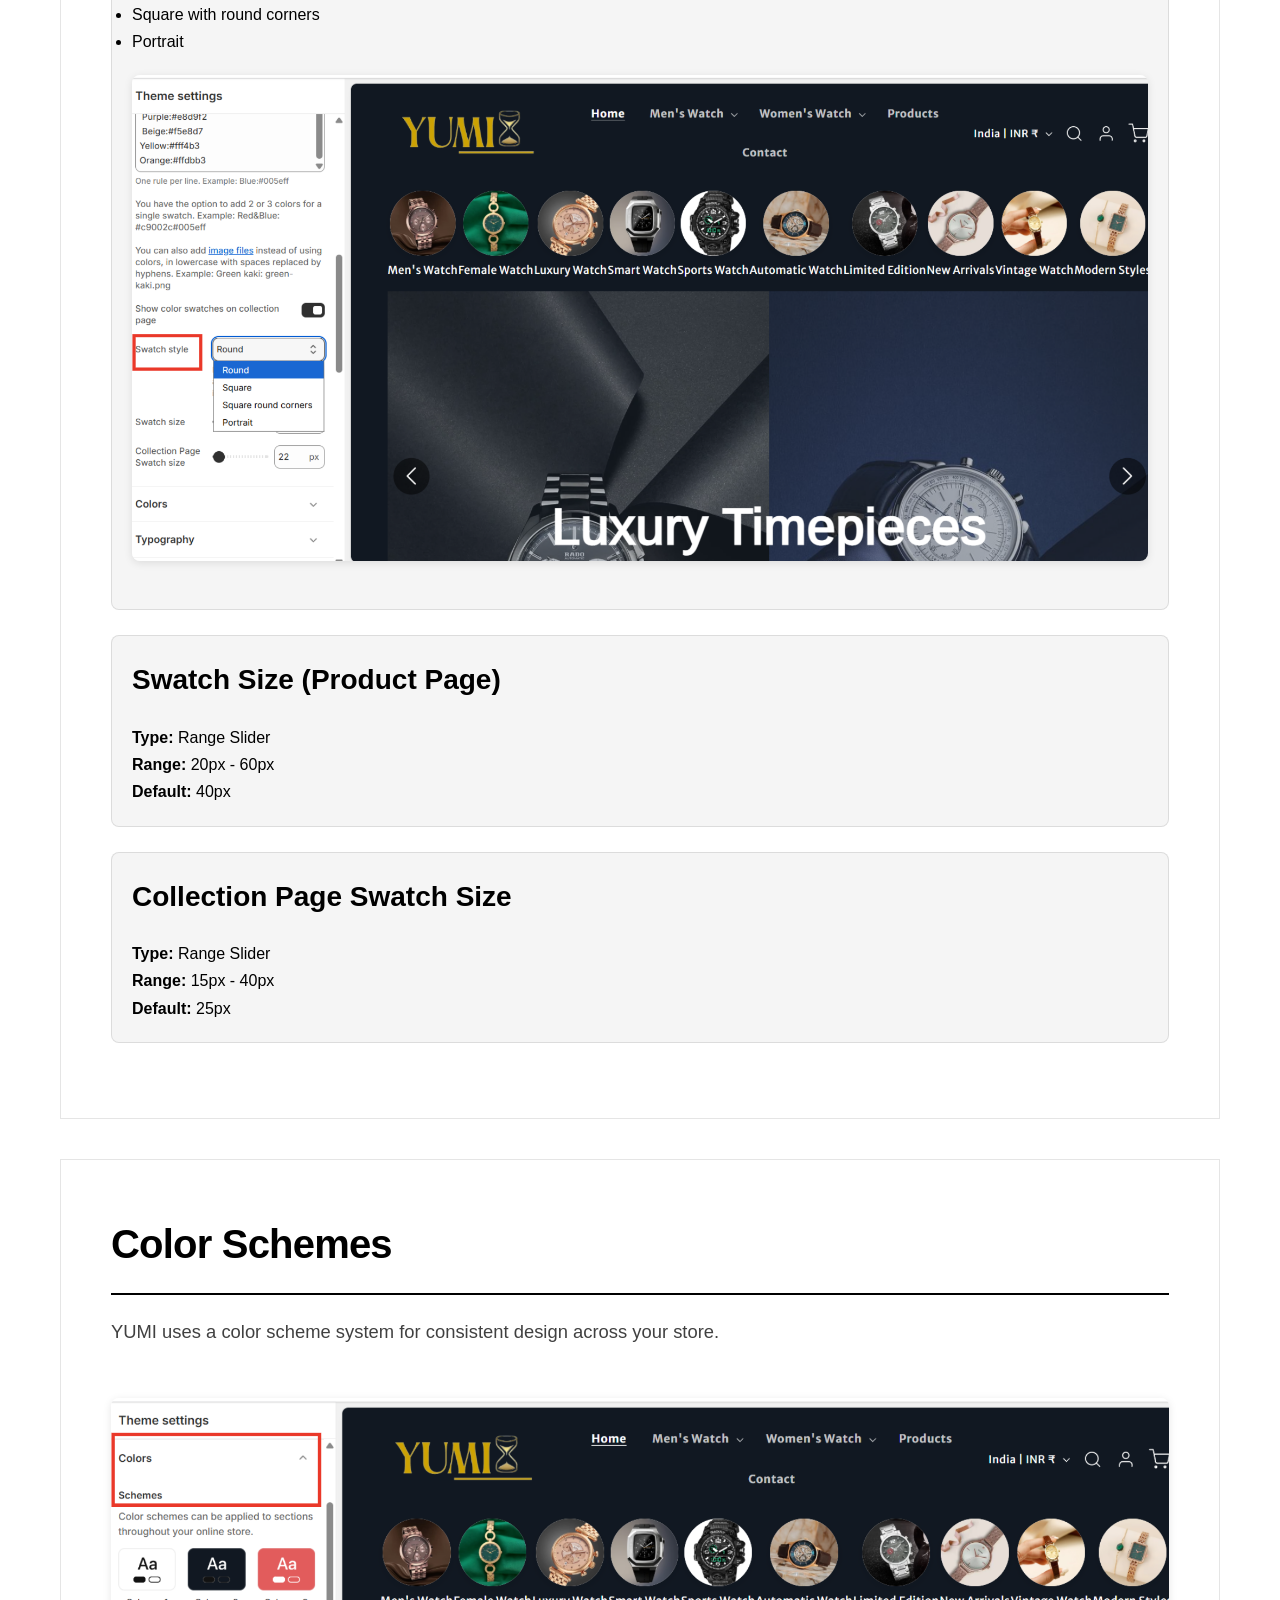
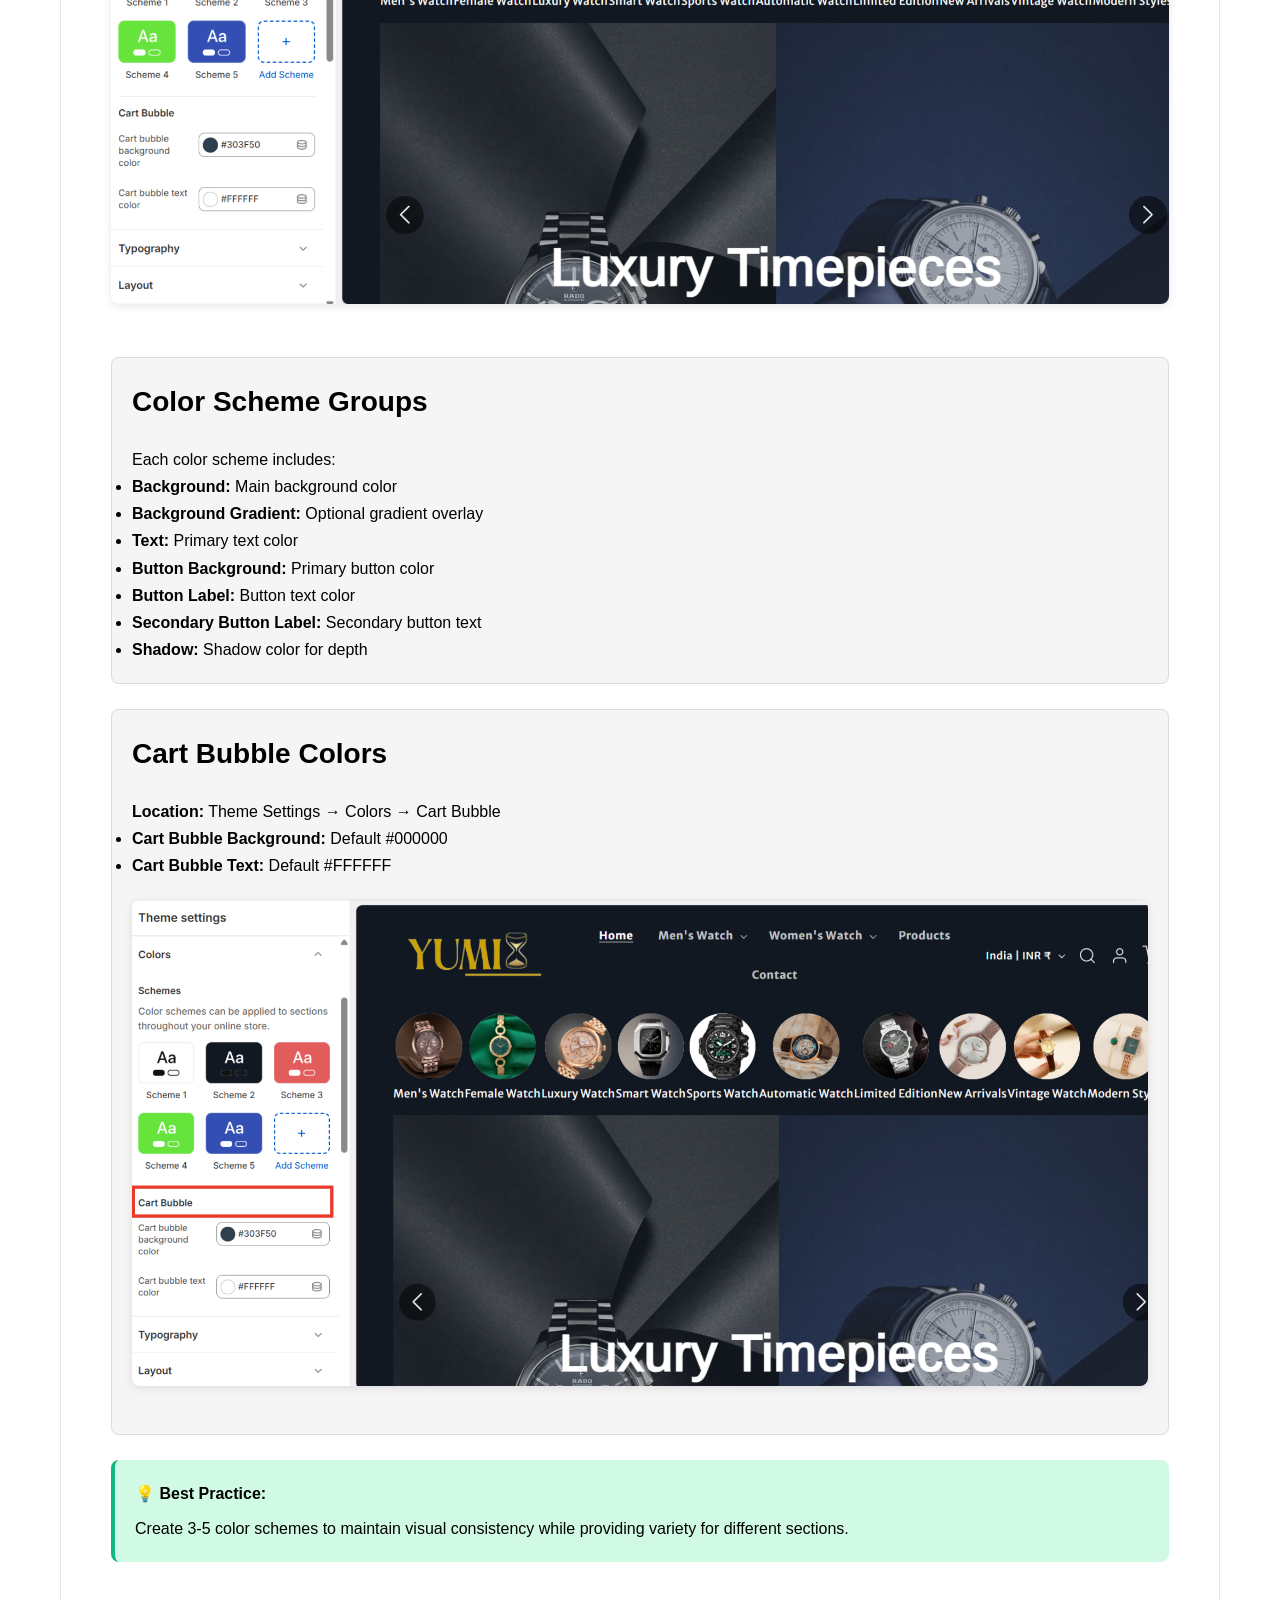
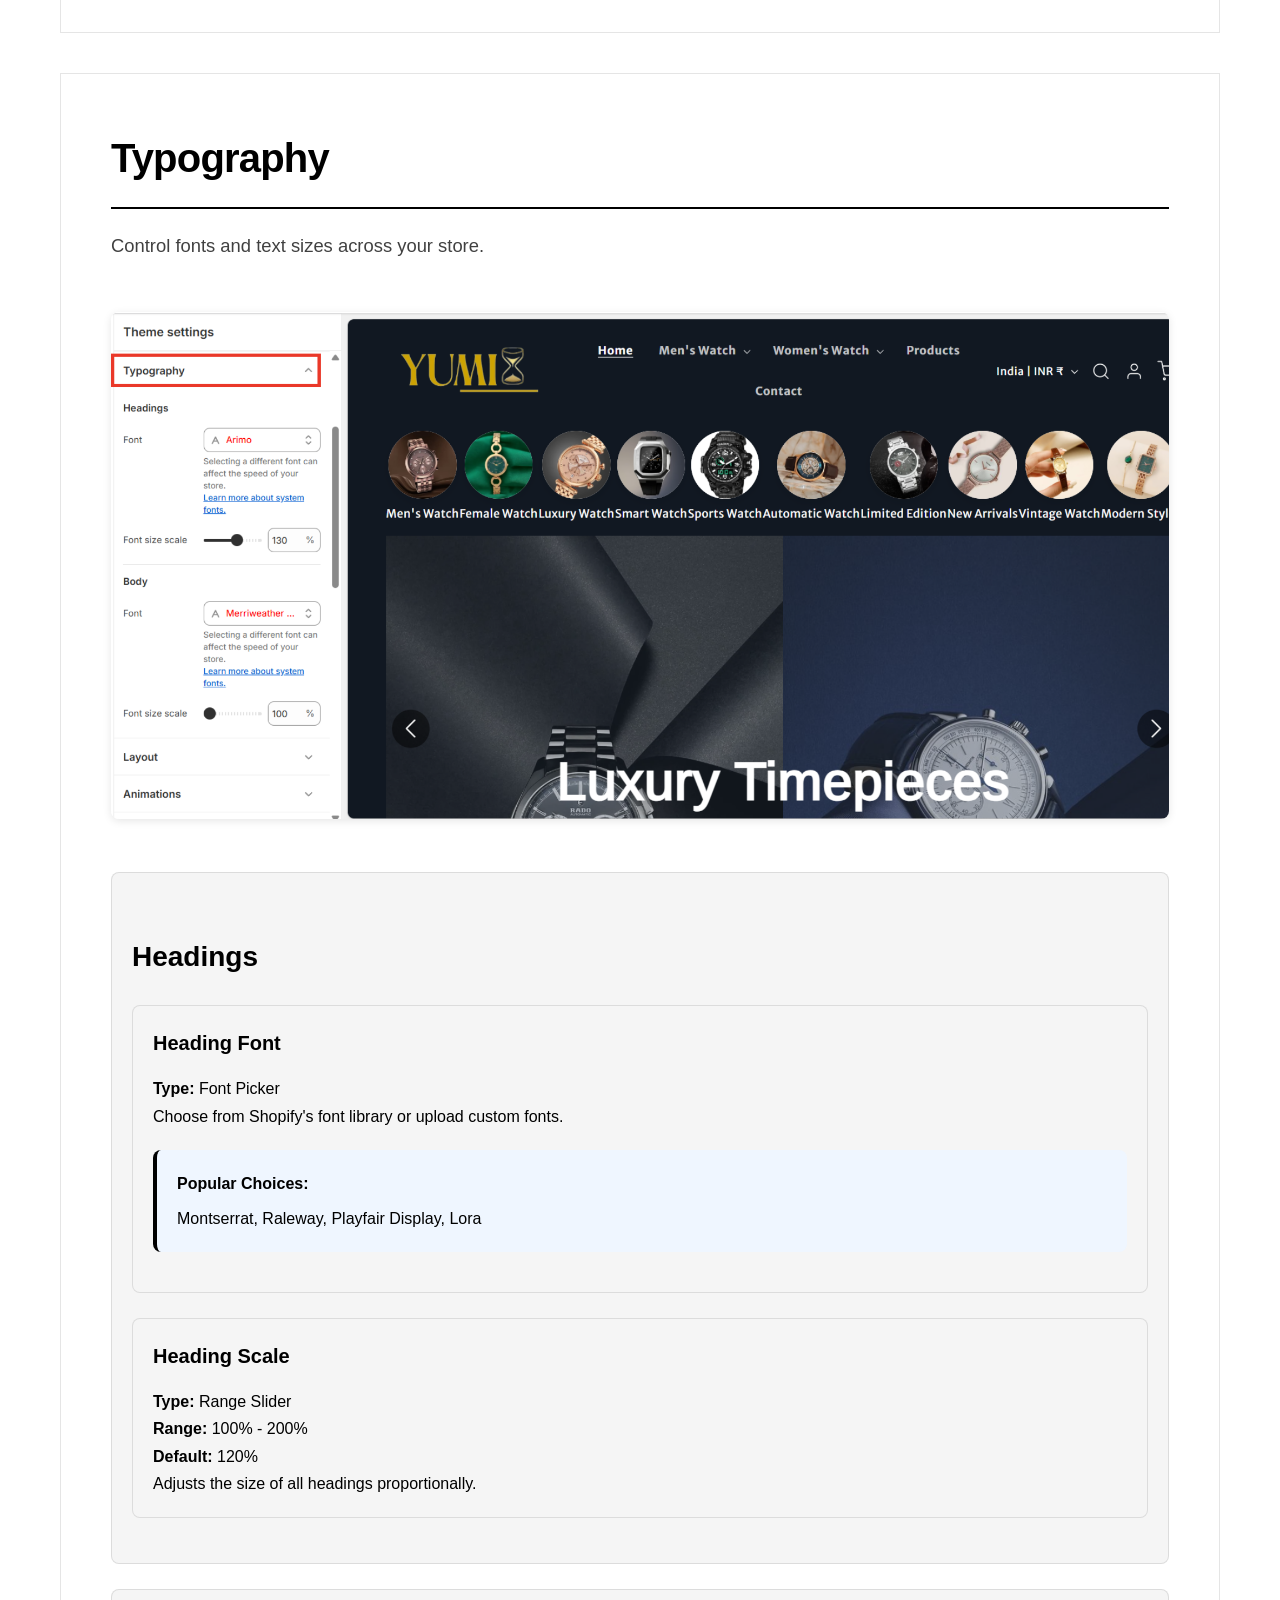
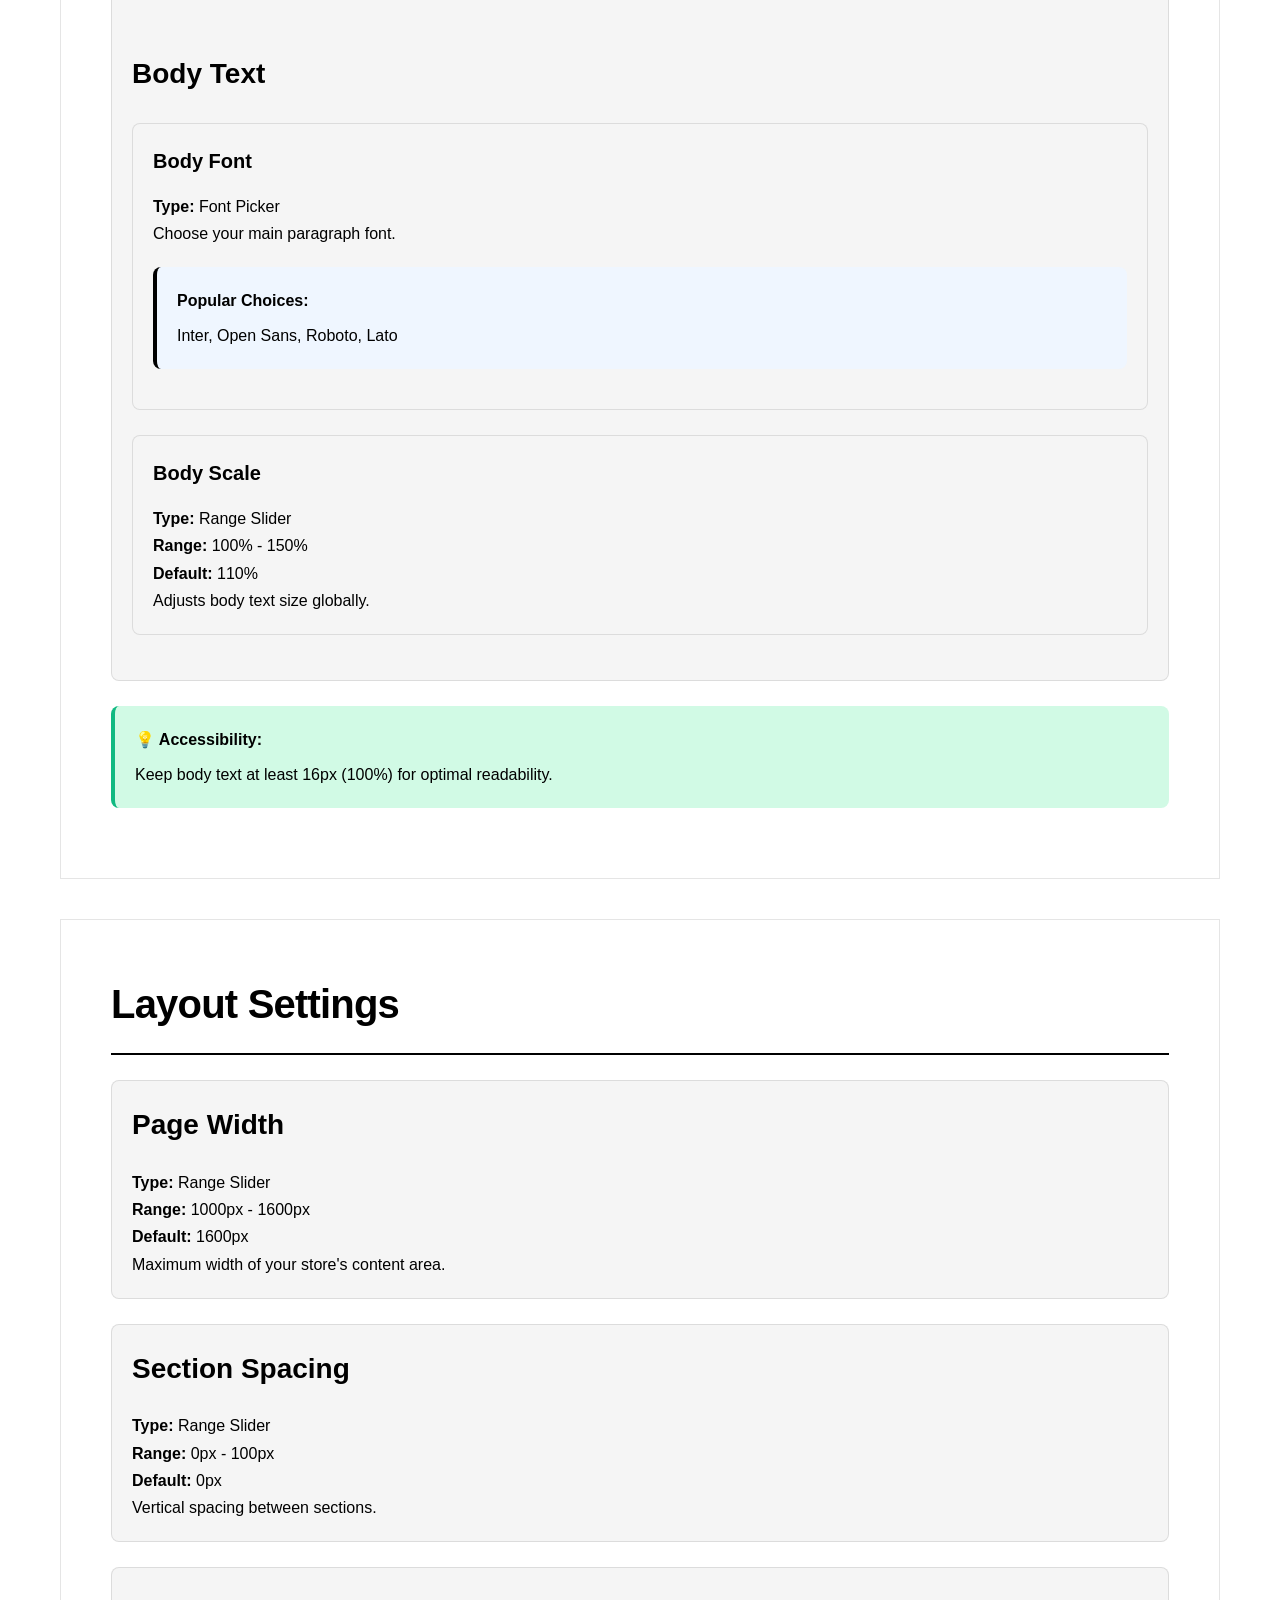
<file: settings.html>
<!DOCTYPE html>
<html lang="en">
<head>
    <meta charset="UTF-8">
    <meta name="viewport" content="width=device-width, initial-scale=1.0">
    <title>Theme Settings - YUMI Theme</title>
    <link rel="stylesheet" href="styles.css">
</head>
<body>
    <div class="documentation-wrapper">
        <!-- Purchase Banner -->
        <div class="purchase-banner no-print">
            <div class="purchase-banner-content">
                <div class="purchase-banner-text">
                    <h3>🎨 Love YUMI Theme?</h3>
                    <p>Get the complete theme with lifetime updates and premium support</p>
                    <p class="purchase-banner-email">Contact us: <a href="mailto:contact@codexops.com">contact@codexops.com</a></p>
                </div>
                <a href="mailto:contact@codexops.com?subject=YUMI Theme Purchase Inquiry" class="purchase-btn">Buy YUMI Theme</a>
            </div>
        </div>

        <header class="doc-header no-print">
            <div class="container">
                <h1>Theme Settings Reference</h1>
                <a href="index.html" class="back-link">← Back to Main Documentation</a>
            </div>
        </header>

        <nav class="doc-nav no-print">
            <div class="container">
                <ul>
                    <li><a href="#logo">Logo & Favicon</a></li>
                    <li><a href="#menus">Mega Menus</a></li>
                    <li><a href="#colors">Colors</a></li>
                    <li><a href="#typography">Typography</a></li>
                    <li><a href="#layout">Layout</a></li>
                    <li><a href="#buttons">Buttons & Inputs</a></li>
                    <li><a href="#swatches">Color Swatches</a></li>
                    <li><a href="#cart">Cart Settings</a></li>
                    <li><a href="#social">Social Media</a></li>
                </ul>
            </div>
        </nav>

        <main class="doc-content">
            <div class="container">
                
                <!-- Logo & Favicon -->
                <section id="logo" class="doc-section">
                    <h2>Logo & Favicon</h2>
                    <p class="section-intro">Customize your store's branding with your logo and favicon.</p>
                    
                    <div class="setting-item">
                        <h3>Logo Image</h3>
                        <p><strong>Location:</strong> Theme Settings → Logo → Logo Image</p>
                        <p><strong>Type:</strong> Image Upload</p>
                        <img src="./images/theme-settings/Logo-upload-field.png" alt="Logo field" class="doc-image">
                        <div class="info-box">
                            <h4>Specifications:</h4>
                            <ul>
                                <li><strong>Recommended Size:</strong> 400px × 200px (or proportional)</li>
                                <li><strong>Format:</strong> PNG (with transparency) or SVG</li>
                                <li><strong>Max File Size:</strong> 500KB</li>
                                <li><strong>Color Mode:</strong> RGB</li>
                            </ul>
                        </div>
                        <div class="tip-box">
                            <strong>💡 Tip:</strong> Use a PNG with transparent background for best results. SVG files provide perfect scaling at any size.
                        </div>
                    </div>

                    <div class="setting-item">
                        <h3>Logo Width</h3>
                        <p><strong>Location:</strong> Theme Settings → Logo → Logo Width</p>
                        <p><strong>Type:</strong> Range Slider (50px - 300px)</p>
                        <p><strong>Default:</strong> 100px</p>
                        <p>Controls the maximum width of your logo on desktop. Mobile size adjusts automatically.</p>
                    </div>

                    <div class="setting-item">
                        <h3>Favicon</h3>
                        <p><strong>Location:</strong> Theme Settings → Logo → Favicon</p>
                        <p><strong>Type:</strong> Image Upload</p>
                        <img src="./images/theme-settings/favicon-image.png" alt="Favicon" class="doc-image">
                        <div class="info-box">
                            <h4>Specifications:</h4>
                            <ul>
                                <li><strong>Required Size:</strong> 32px × 32px or 64px × 64px</li>
                                <li><strong>Format:</strong> PNG or ICO</li>
                                <li><strong>Design:</strong> Simple, recognizable at small sizes</li>
                            </ul>
                        </div>
                    </div>
                </section>

                <!-- Mega Menus -->
                <section id="menus" class="doc-section page-break">
                    <h2>Mega Menu Settings</h2>
                    <p class="section-intro">YUMI includes three advanced mega menu styles for enhanced navigation.</p>

                    <div class="setting-group">
                        <h3>Extended Mega Menu</h3>
                        <p>Full-featured mega menu with images, trending collections, and custom buttons.</p>
                        
                       <img src="./images/theme-settings/extended-mega-menu.png" alt="Extended mega menu" class="doc-image">

                        <div class="setting-item">
                            <h4>Show Images on Mega Menu Links</h4>
                            <p><strong>Location:</strong> Theme Settings → Extended Mega Menu</p>
                            <p><strong>Type:</strong> Dropdown (Yes/No)</p>
                            <p><strong>Default:</strong> Yes</p>
                            <p>Enable/disable collection images in mega menu dropdown.</p>
                        </div>

                        <div class="setting-item">
                            <h4>Trending Collection Image</h4>
                            <p><strong>Type:</strong> Image Upload</p>
                            <p><strong>Recommended Size:</strong> 400px × 500px</p>
                            <p>Featured image displayed in the mega menu sidebar.</p>
                        </div>

                        <div class="setting-item">
                            <h4>Show Trending Collection</h4>
                            <p><strong>Type:</strong> Dropdown (Yes/No)</p>
                            <p><strong>Default:</strong> Yes</p>
                        </div>

                        <div class="setting-item">
                            <h4>Trending Collection URL</h4>
                            <p><strong>Type:</strong> URL Field</p>
                            <p>Link to the trending collection page.</p>
                        </div>

                        <div class="setting-item">
                            <h4>Browse Button Label</h4>
                            <p><strong>Type:</strong> Text</p>
                            <p><strong>Default:</strong> "Browse more products"</p>
                            <p>Customize the button text in the mega menu.</p>
                        </div>

                        <div class="setting-item">
                            <h4>Browse Button Link</h4>
                            <p><strong>Type:</strong> URL Field</p>
                            <p>Destination for the browse button (e.g., /collections/all).</p>
                        </div>

                        <div class="setting-item">
                            <h4>Button Colors</h4>
                            <ul>
                                <li><strong>Button Background Color:</strong> Default #FFFFFF</li>
                                <li><strong>Button Text Color:</strong> Default #000000</li>
                                <li><strong>Button Hover Background:</strong> Default #F5F5F5</li>
                                <li><strong>Button Hover Text Color:</strong> Default #000000</li>
                            </ul>
                        </div>
                    </div>

                    <div class="setting-group">
                        <h3>Image Mega Menu</h3>
                        <p>Clean, image-focused mega menu style.</p>
                        
                        <img src="./images/theme-settings/image-mega-menu.png" alt="image mega menu" class="doc-image">

                        <div class="setting-item">
                            <h4>Card Background Color</h4>
                            <p><strong>Type:</strong> Color Picker</p>
                            <p><strong>Default:</strong> #FFFFFF</p>
                        </div>

                        <div class="setting-item">
                            <h4>Card Title Color</h4>
                            <p><strong>Type:</strong> Color Picker</p>
                            <p><strong>Default:</strong> #000000</p>
                        </div>
                    </div>
                </section>

                <!-- Color Swatches -->
                <section id="swatches" class="doc-section page-break">
                    <h2>Color Swatches</h2>
                    <p class="section-intro">Display product color variants as visual swatches instead of dropdowns.</p>

                    <img src="./images/theme-settings/color-swatches.png" alt="color swatches" class="doc-image">

                    <div class="setting-item">
                        <h3>Swatch Option Name</h3>
                        <p><strong>Type:</strong> Text</p>
                        <p><strong>Default:</strong> "Color"</p>
                        <p>The exact name of your variant option (case-sensitive).</p>
                        <div class="info-box">
                            <strong>For multilingual stores:</strong> Enter multiple options separated by commas.<br>
                            Example: <code>Color,Colour,Farbe,Couleur</code>
                        </div>
                    </div>

                    <div class="setting-item">
                        <h3>Swatch Type</h3>
                        <p><strong>Type:</strong> Dropdown</p>
                        <p><strong>Options:</strong></p>
                        <ul>
                            <li><strong>Color:</strong> Uses color codes or images</li>
                            <li><strong>Variant Image:</strong> Uses the variant's product image</li>
                        </ul>
                        <p><strong>Default:</strong> Color</p>
                    </div>

                    <div class="setting-item">
                        <h3>Colors Configuration</h3>
                        <p><strong>Type:</strong> Textarea</p>
                        <p>Define color swatches using this format:</p>
                        <div class="code-block">
                            <pre><code>Black:#000000
White:#f5f5f5
Blue:#005eff
Red:#c9002c</code></pre>
                        </div>
                        
                        <div class="info-box">
                            <h4>Advanced Options:</h4>
                            <p><strong>Two-color swatches:</strong></p>
                            <code>Red&Blue:#c9002c#005eff</code>
                            
                            <p><strong>Three-color swatches:</strong></p>
                            <code>Tri-color:#ff0000#00ff00#0000ff</code>
                            
                            <p><strong>Image swatches:</strong></p>
                            <code>Green kaki:green-kaki.png</code>
                            <p class="note">Upload images to Files, use lowercase names with hyphens</p>
                        </div>

                        <div class="tip-box">
                            <strong>💡 Default Colors Included:</strong> Black, White, Blue, Red, Pink, Brown, Olive, Purple, Grey, Beige, Yellow, Orange, Green
                        </div>
                    </div>

                    <div class="setting-item">
                        <h3>Show Color Swatches on Collection Page</h3>
                        <p><strong>Type:</strong> Checkbox</p>
                        <p><strong>Default:</strong> Enabled</p>
                        <p>Display color swatches on product cards in collection pages.</p>
                    </div>

                    <div class="setting-item">
                        <h3>Swatch Style</h3>
                        <p><strong>Type:</strong> Dropdown</p>
                        <p><strong>Options:</strong></p>
                        <ul>
                            <li>Round</li>
                            <li>Square</li>
                            <li>Square with round corners</li>
                            <li>Portrait</li>
                        </ul>
                        <img src="./images/theme-settings/swatch-style.png" alt="Swatch style" class="doc-image">
                    </div>

                    <div class="setting-item">
                        <h3>Swatch Size (Product Page)</h3>
                        <p><strong>Type:</strong> Range Slider</p>
                        <p><strong>Range:</strong> 20px - 60px</p>
                        <p><strong>Default:</strong> 40px</p>
                    </div>

                    <div class="setting-item">
                        <h3>Collection Page Swatch Size</h3>
                        <p><strong>Type:</strong> Range Slider</p>
                        <p><strong>Range:</strong> 15px - 40px</p>
                        <p><strong>Default:</strong> 25px</p>
                    </div>
                </section>

                <!-- Colors -->
                <section id="colors" class="doc-section page-break">
                    <h2>Color Schemes</h2>
                    <p class="section-intro">YUMI uses a color scheme system for consistent design across your store.</p>

                    <img src="./images/theme-settings/color-schemes.png" alt="Color schemes" class="doc-image">

                    <div class="setting-item">
                        <h3>Color Scheme Groups</h3>
                        <p>Each color scheme includes:</p>
                        <ul>
                            <li><strong>Background:</strong> Main background color</li>
                            <li><strong>Background Gradient:</strong> Optional gradient overlay</li>
                            <li><strong>Text:</strong> Primary text color</li>
                            <li><strong>Button Background:</strong> Primary button color</li>
                            <li><strong>Button Label:</strong> Button text color</li>
                            <li><strong>Secondary Button Label:</strong> Secondary button text</li>
                            <li><strong>Shadow:</strong> Shadow color for depth</li>
                        </ul>
                    </div>

                    <div class="setting-item">
                        <h3>Cart Bubble Colors</h3>
                        <p><strong>Location:</strong> Theme Settings → Colors → Cart Bubble</p>
                        <ul>
                            <li><strong>Cart Bubble Background:</strong> Default #000000</li>
                            <li><strong>Cart Bubble Text:</strong> Default #FFFFFF</li>
                        </ul>
                        <img src="./images/theme-settings/cart-bubble.png" alt="Cart Bubble" class="doc-image">
                    </div>

                    <div class="tip-box">
                        <strong>💡 Best Practice:</strong> Create 3-5 color schemes to maintain visual consistency while providing variety for different sections.
                    </div>
                </section>

                <!-- Typography -->
                <section id="typography" class="doc-section page-break">
                    <h2>Typography</h2>
                    <p class="section-intro">Control fonts and text sizes across your store.</p>

                   <img src="./images/theme-settings/typography.png" alt="Typography" class="doc-image">

                    <div class="setting-group">
                        <h3>Headings</h3>
                        
                        <div class="setting-item">
                            <h4>Heading Font</h4>
                            <p><strong>Type:</strong> Font Picker</p>
                            <p>Choose from Shopify's font library or upload custom fonts.</p>
                            <div class="info-box">
                                <strong>Popular Choices:</strong> Montserrat, Raleway, Playfair Display, Lora
                            </div>
                        </div>

                        <div class="setting-item">
                            <h4>Heading Scale</h4>
                            <p><strong>Type:</strong> Range Slider</p>
                            <p><strong>Range:</strong> 100% - 200%</p>
                            <p><strong>Default:</strong> 120%</p>
                            <p>Adjusts the size of all headings proportionally.</p>
                        </div>
                    </div>

                    <div class="setting-group">
                        <h3>Body Text</h3>
                        
                        <div class="setting-item">
                            <h4>Body Font</h4>
                            <p><strong>Type:</strong> Font Picker</p>
                            <p>Choose your main paragraph font.</p>
                            <div class="info-box">
                                <strong>Popular Choices:</strong> Inter, Open Sans, Roboto, Lato
                            </div>
                        </div>

                        <div class="setting-item">
                            <h4>Body Scale</h4>
                            <p><strong>Type:</strong> Range Slider</p>
                            <p><strong>Range:</strong> 100% - 150%</p>
                            <p><strong>Default:</strong> 110%</p>
                            <p>Adjusts body text size globally.</p>
                        </div>
                    </div>

                    <div class="tip-box">
                        <strong>💡 Accessibility:</strong> Keep body text at least 16px (100%) for optimal readability.
                    </div>
                </section>

                <!-- Layout Settings -->
                <section id="layout" class="doc-section page-break">
                    <h2>Layout Settings</h2>
                    
                    <div class="setting-item">
                        <h3>Page Width</h3>
                        <p><strong>Type:</strong> Range Slider</p>
                        <p><strong>Range:</strong> 1000px - 1600px</p>
                        <p><strong>Default:</strong> 1600px</p>
                        <p>Maximum width of your store's content area.</p>
                    </div>

                    <div class="setting-item">
                        <h3>Section Spacing</h3>
                        <p><strong>Type:</strong> Range Slider</p>
                        <p><strong>Range:</strong> 0px - 100px</p>
                        <p><strong>Default:</strong> 0px</p>
                        <p>Vertical spacing between sections.</p>
                    </div>

                    <div class="setting-item">
                        <h3>Grid Horizontal Spacing</h3>
                        <p><strong>Type:</strong> Range Slider</p>
                        <p><strong>Range:</strong> 4px - 40px</p>
                        <p><strong>Default:</strong> 20px</p>
                        <p>Horizontal gap between grid items (products, collections).</p>
                    </div>

                    <div class="setting-item">
                        <h3>Grid Vertical Spacing</h3>
                        <p><strong>Type:</strong> Range Slider</p>
                        <p><strong>Range:</strong> 4px - 40px</p>
                        <p><strong>Default:</strong> 20px</p>
                        <p>Vertical gap between grid items.</p>
                    </div>
                </section>

                <!-- Animation Settings -->
                <section id="animations" class="doc-section page-break">
                    <h2>Animations</h2>
                    
                    <div class="setting-item">
                        <h3>Reveal on Scroll</h3>
                        <p><strong>Type:</strong> Checkbox</p>
                        <p><strong>Default:</strong> Enabled</p>
                        <p>Animate elements as they scroll into view.</p>
                    </div>

                    <div class="setting-item">
                        <h3>Hover Elements Animation</h3>
                        <p><strong>Type:</strong> Dropdown</p>
                        <p><strong>Options:</strong></p>
                        <ul>
                            <li><strong>Default:</strong> Standard hover effects</li>
                            <li><strong>Vertical Lift:</strong> Cards lift upward on hover</li>
                            <li><strong>3D Lift:</strong> Cards lift with shadow depth</li>
                        </ul>
                       <img src="./images/theme-settings/animations.png" alt="Animation Section" class="doc-image">
                    </div>
                </section>

                <!-- Buttons & Inputs -->
                <section id="buttons" class="doc-section page-break">
                    <h2>Buttons & Form Elements</h2>
                    
                    <h3>Button Styling</h3>
                    <div class="setting-item">
                        <h4>Border Thickness</h4>
                        <p><strong>Range:</strong> 0px - 12px | <strong>Default:</strong> 1px</p>
                    </div>

                    <div class="setting-item">
                        <h4>Border Opacity</h4>
                        <p><strong>Range:</strong> 0% - 100% | <strong>Default:</strong> 100%</p>
                    </div>

                    <div class="setting-item">
                        <h4>Corner Radius</h4>
                        <p><strong>Range:</strong> 0px - 40px | <strong>Default:</strong> 0px</p>
                        <p>0px = sharp corners, 40px = fully rounded</p>
                    </div>

                    <div class="setting-item">
                        <h4>Shadow Settings</h4>
                        <ul>
                            <li><strong>Shadow Opacity:</strong> 0% - 100% (Default: 0%)</li>
                            <li><strong>Horizontal Offset:</strong> -12px to 12px (Default: 0px)</li>
                            <li><strong>Vertical Offset:</strong> -12px to 12px (Default: 0px)</li>
                            <li><strong>Shadow Blur:</strong> 0px - 20px (Default: 0px)</li>
                        </ul>
                    </div>

                    <h3>Variant Pills Styling</h3>
                    <p>Style for variant option buttons (size, material, etc.)</p>
                    <ul>
                        <li><strong>Border Thickness:</strong> 0-12px (Default: 1px)</li>
                        <li><strong>Border Opacity:</strong> 0-100% (Default: 55%)</li>
                        <li><strong>Corner Radius:</strong> 0-40px (Default: 40px)</li>
                        <li>Shadow controls (same as buttons)</li>
                    </ul>

                    <h3>Input Fields Styling</h3>
                    <ul>
                        <li><strong>Border Thickness:</strong> 0-12px (Default: 1px)</li>
                        <li><strong>Border Opacity:</strong> 0-100% (Default: 55%)</li>
                        <li><strong>Corner Radius:</strong> 0-40px (Default: 12px)</li>
                        <li>Shadow controls (same as buttons)</li>
                    </ul>
                </section>

                <!-- Product Cards -->
                <section id="cards" class="doc-section page-break">
                    <h2>Product Cards</h2>
                    
                    <div class="setting-item">
                        <h3>Card Style</h3>
                        <p><strong>Type:</strong> Dropdown</p>
                        <p><strong>Options:</strong></p>
                        <ul>
                            <li><strong>Standard:</strong> Clean, minimal design</li>
                            <li><strong>Card:</strong> With background and border</li>
                            <li><strong>Card 2 (Modern):</strong> Modern elevated style</li>
                            <li><strong>Card 3:</strong> Alternative card design</li>
                        </ul>
                        <p><strong>Default:</strong> Card 3</p>
                        <img src="./images/theme-settings/card-style.png" alt="Card style" class="doc-image">
                    </div>

                    <div class="setting-item">
                        <h3>Card Color Scheme</h3>
                        <p><strong>Type:</strong> Color Scheme Picker</p>
                        <p><strong>Default:</strong> Scheme 2</p>
                        <p>Applies to product cards throughout the store.</p>
                    </div>
                </section>

                <!-- Collection List Settings -->
                <section id="collection-cards" class="doc-section page-break">
                    <h2>Collection List Cards</h2>
                    
                    <div class="setting-item">
                        <h3>Card Badge Color</h3>
                        <p><strong>Type:</strong> Color Picker</p>
                        <p><strong>Default:</strong> #166792</p>
                    </div>

                    <div class="setting-item">
                        <h3>Card Badge Text Color</h3>
                        <p><strong>Default:</strong> #FFFFFF</p>
                    </div>

                    <div class="setting-item">
                        <h3>Card Content Background</h3>
                        <p><strong>Default:</strong> #111822</p>
                    </div>

                    <div class="setting-item">
                        <h3>Card Title Text Color</h3>
                        <p><strong>Default:</strong> #FFFFFF</p>
                    </div>

                    <div class="setting-item">
                        <h3>Image Ratio</h3>
                        <p><strong>Options:</strong> Portrait / Square / Landscape</p>
                        <p><strong>Default:</strong> Square</p>
                    </div>

                    <div class="setting-item">
                        <h3>Card Hover Effect</h3>
                        <p><strong>Options:</strong></p>
                        <ul>
                            <li><strong>None:</strong> No animation</li>
                            <li><strong>Lift:</strong> Card lifts on hover</li>
                            <li><strong>Zoom image:</strong> Image zooms in</li>
                            <li><strong>Fade overlay:</strong> Overlay fades in</li>
                        </ul>
                        <p><strong>Default:</strong> Lift</p>
                    </div>
                </section>

                <!-- Cart Settings -->
                <section id="cart" class="doc-section page-break">
                    <h2>Cart Settings</h2>
                    
                    <div class="setting-item">
                        <h3>Cart Type</h3>
                        <p><strong>Type:</strong> Dropdown</p>
                        <p><strong>Options:</strong></p>
                        <ul>
                            <li><strong>Drawer:</strong> Slides in from right side (Recommended)</li>
                            <li><strong>Page:</strong> Dedicated cart page</li>
                            <li><strong>Notification:</strong> Small popup notification</li>
                        </ul>
                        <p><strong>Default:</strong> Drawer</p>
                        <img src="./images/theme-settings/cart-settings.png" alt="Cart setting" class="doc-image">
                    </div>

                    <div class="setting-item">
                        <h3>Show Vendor</h3>
                        <p><strong>Type:</strong> Checkbox</p>
                        <p><strong>Default:</strong> Enabled</p>
                        <p>Display product vendor/brand in cart.</p>
                    </div>

                    <div class="setting-item">
                        <h3>Show Cart Note</h3>
                        <p><strong>Type:</strong> Checkbox</p>
                        <p><strong>Default:</strong> Disabled</p>
                        <p>Allow customers to add special instructions.</p>
                    </div>

                    <div class="setting-item">
                        <h3>Cart Drawer Collection</h3>
                        <p><strong>Type:</strong> Collection Picker</p>
                        <p>Display recommended products in cart drawer.</p>
                    </div>

                    <div class="setting-item">
                        <h3>Cart Color Scheme</h3>
                        <p><strong>Default:</strong> Scheme 1</p>
                    </div>

                    <h3>Free Shipping Bar</h3>
                    <div class="setting-item">
                        <h4>Show Free Shipping Bar</h4>
                        <p><strong>Type:</strong> Checkbox</p>
                        <p><strong>Default:</strong> Enabled</p>
                        <p>Display progress bar toward free shipping threshold.</p>
                    </div>

                    <div class="setting-item">
                        <h4>Minimum Free Shipping</h4>
                        <p><strong>Type:</strong> Number</p>
                        <p><strong>Default:</strong> 50</p>
                        <p>Amount required for free shipping (in store currency).</p>
                    </div>

                    <div class="setting-item">
                        <h4>Progress Bar Color</h4>
                        <p><strong>Default:</strong> #c77dff</p>
                    </div>
                </section>

                <!-- Social Media -->
                <section id="social" class="doc-section page-break">
                    <h2>Social Media Links</h2>
                    <p>Add your social media profile URLs. These appear in the footer and other designated areas.</p>
                    
                    <div class="setting-list">
                        <ul>
                            <li>Facebook</li>
                            <li>Instagram</li>
                            <li>YouTube</li>
                            <li>TikTok</li>
                            <li>Twitter/X</li>
                            <li>Snapchat</li>
                            <li>Pinterest</li>
                            <li>Tumblr</li>
                            <li>Vimeo</li>
                        </ul>
                    </div>

                    <div class="tip-box">
                        <strong>💡 Tip:</strong> Enter full URLs (e.g., https://instagram.com/yourbrand). Icons auto-populate based on entered links.
                    </div>
                </section>

                <!-- Additional Settings -->
                <section id="additional" class="doc-section page-break">
                    <h2>Additional Settings</h2>
                    
                    <h3>Search Settings</h3>
                    <div class="setting-item">
                        <h4>Predictive Search Enabled</h4>
                        <p><strong>Default:</strong> Enabled</p>
                        <p>Show search results as users type.</p>
                    </div>

                    <div class="setting-item">
                        <h4>Show Vendor in Search</h4>
                        <p><strong>Default:</strong> Disabled</p>
                    </div>

                    <div class="setting-item">
                        <h4>Show Price in Search</h4>
                        <p><strong>Default:</strong> Disabled</p>
                    </div>

                    <h3>Currency Format</h3>
                    <div class="setting-item">
                        <h4>Show Currency Code</h4>
                        <p><strong>Default:</strong> Enabled</p>
                        <p>Display currency codes (USD, EUR, etc.) with prices.</p>
                    </div>

                    <h3>Brand Information</h3>
                    <div class="setting-item">
                        <h4>Brand Headline</h4>
                        <p><strong>Type:</strong> Rich Text</p>
                        <p>Short tagline about your brand.</p>
                    </div>

                    <div class="setting-item">
                        <h4>Brand Description</h4>
                        <p><strong>Type:</strong> Rich Text</p>
                        <p>Longer brand story (used in footer/about sections).</p>
                    </div>

                    <div class="setting-item">
                        <h4>Brand Image</h4>
                        <p><strong>Type:</strong> Image Upload</p>
                        <p>Brand logo or representative image.</p>
                    </div>

                    <div class="setting-item">
                        <h4>Brand Image Width</h4>
                        <p><strong>Range:</strong> 50px - 550px</p>
                        <p><strong>Default:</strong> 100px</p>
                    </div>

                    <h3>Badge Settings</h3>
                    <div class="setting-item">
                        <h4>Badge Position</h4>
                        <p><strong>Options:</strong> Bottom Left / Bottom Right / Top Left / Top Right</p>
                        <p><strong>Default:</strong> Top Left</p>
                    </div>

                    <div class="setting-item">
                        <h4>Badge Corner Radius</h4>
                        <p><strong>Range:</strong> 0px - 40px</p>
                        <p><strong>Default:</strong> 40px</p>
                    </div>

                    <div class="setting-item">
                        <h4>Sale Badge Color Scheme</h4>
                        <p><strong>Default:</strong> Scheme 5</p>
                    </div>

                    <div class="setting-item">
                        <h4>Sold Out Badge Color Scheme</h4>
                        <p><strong>Default:</strong> Scheme 3</p>
                    </div>
                </section>

            </div>
        </main>

        <footer class="doc-footer">
            <div class="container">
                <p>&copy; 2025 CodeXOps Technologies. All rights reserved.</p>
                <p><a href="index.html">Back to Documentation Home</a></p>
            </div>
        </footer>
    </div>
</body>
</html>
</file>
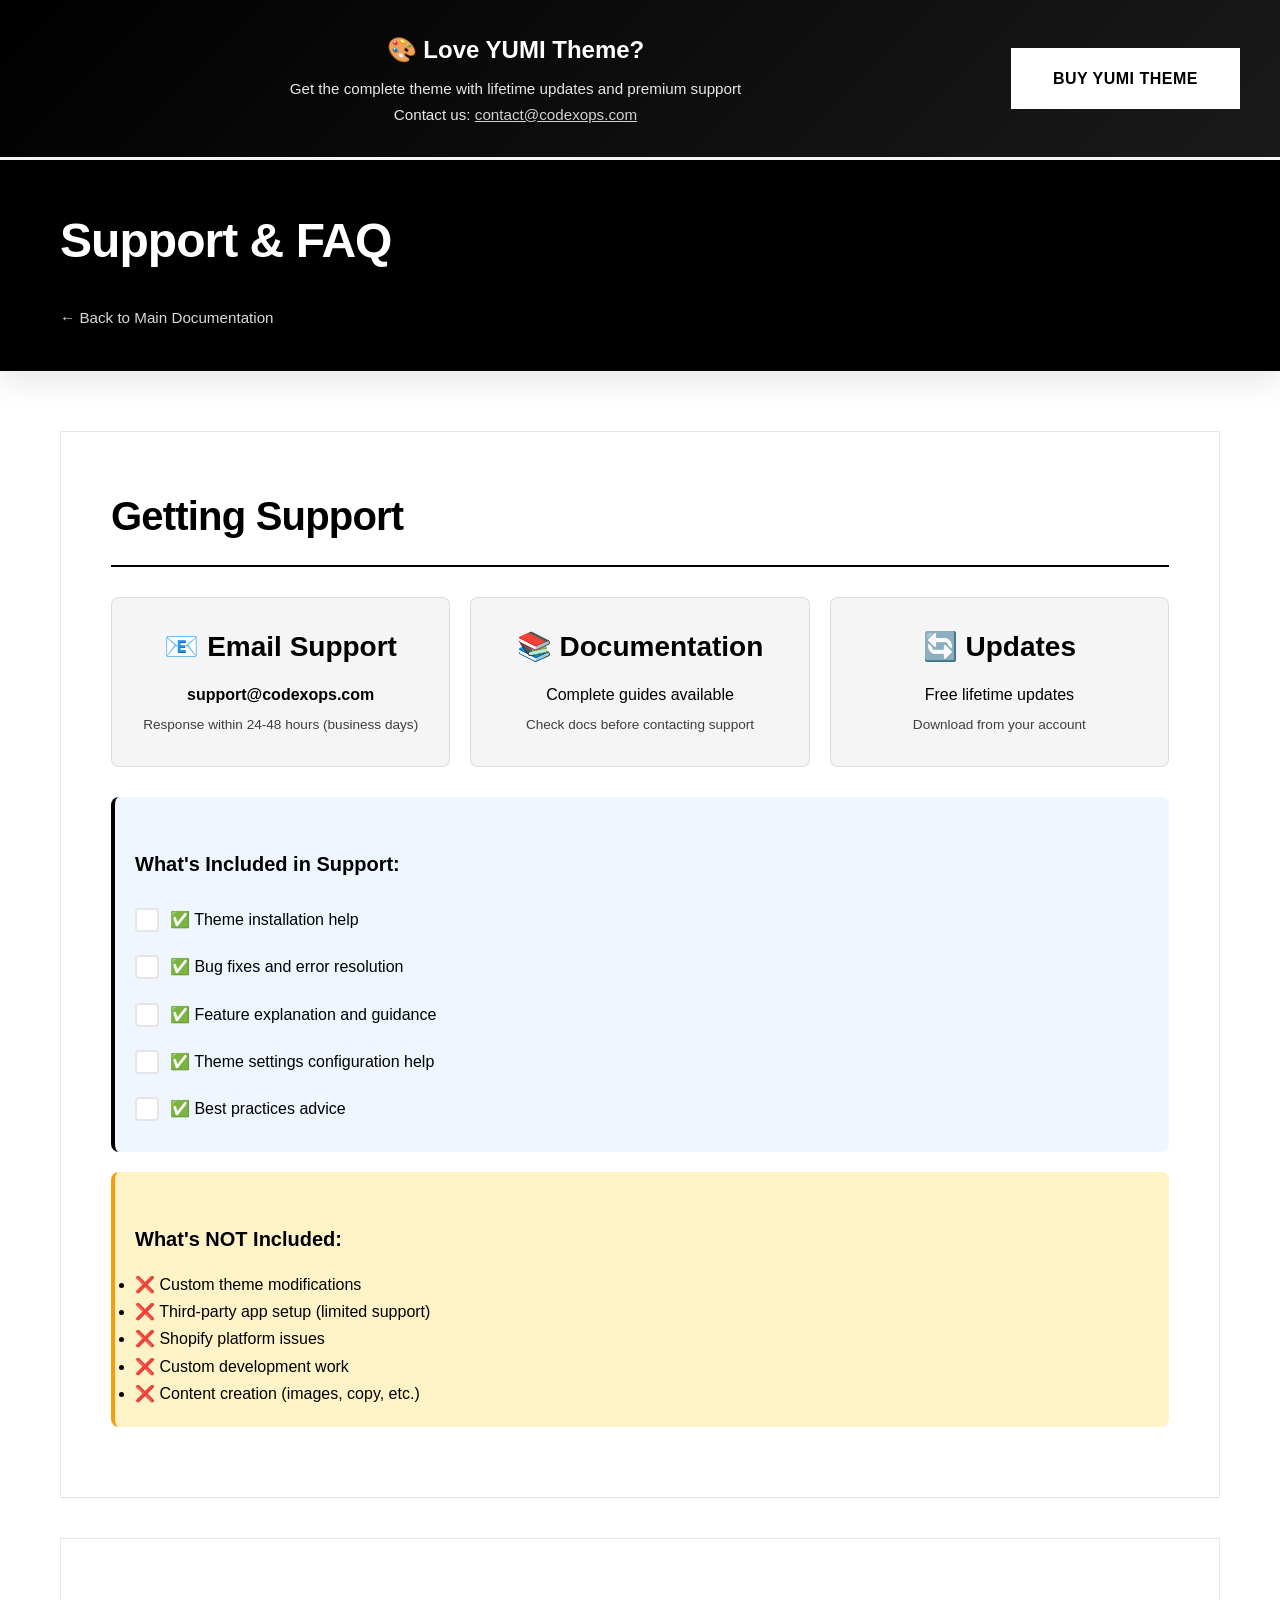
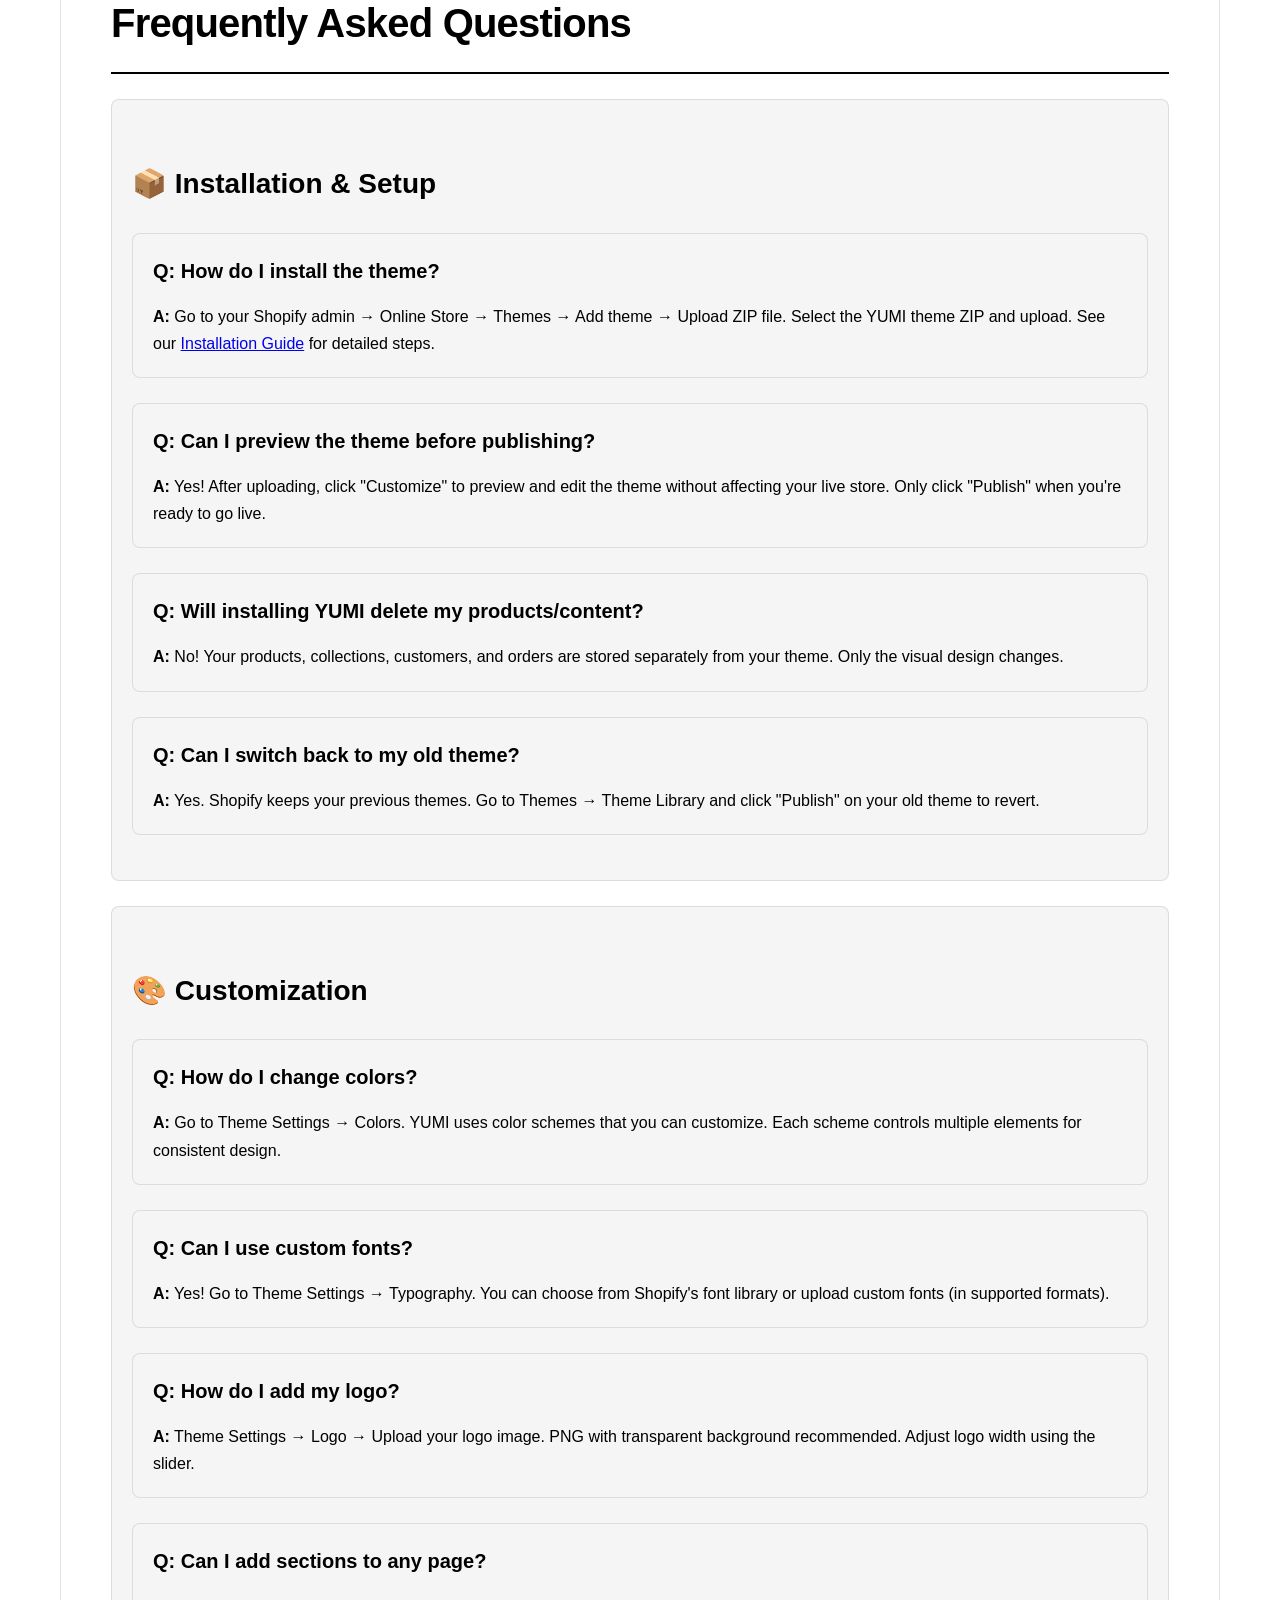
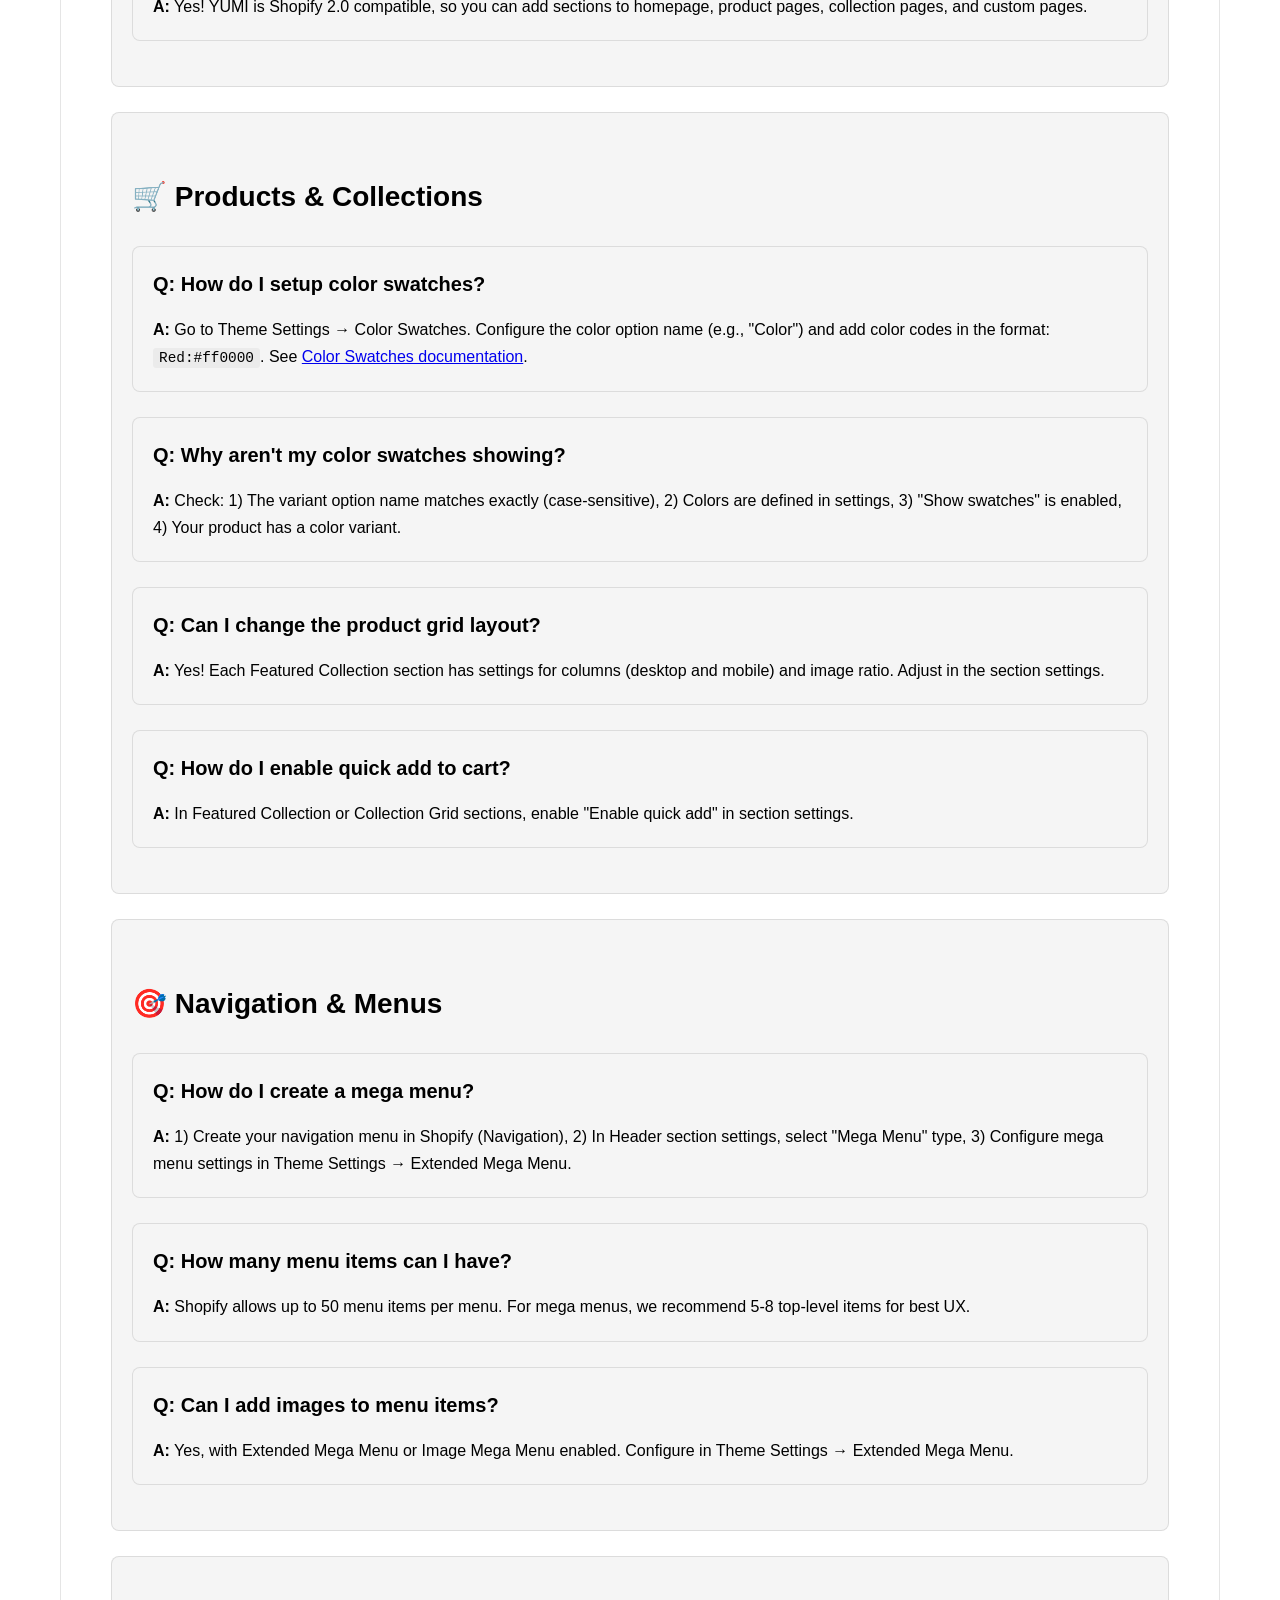
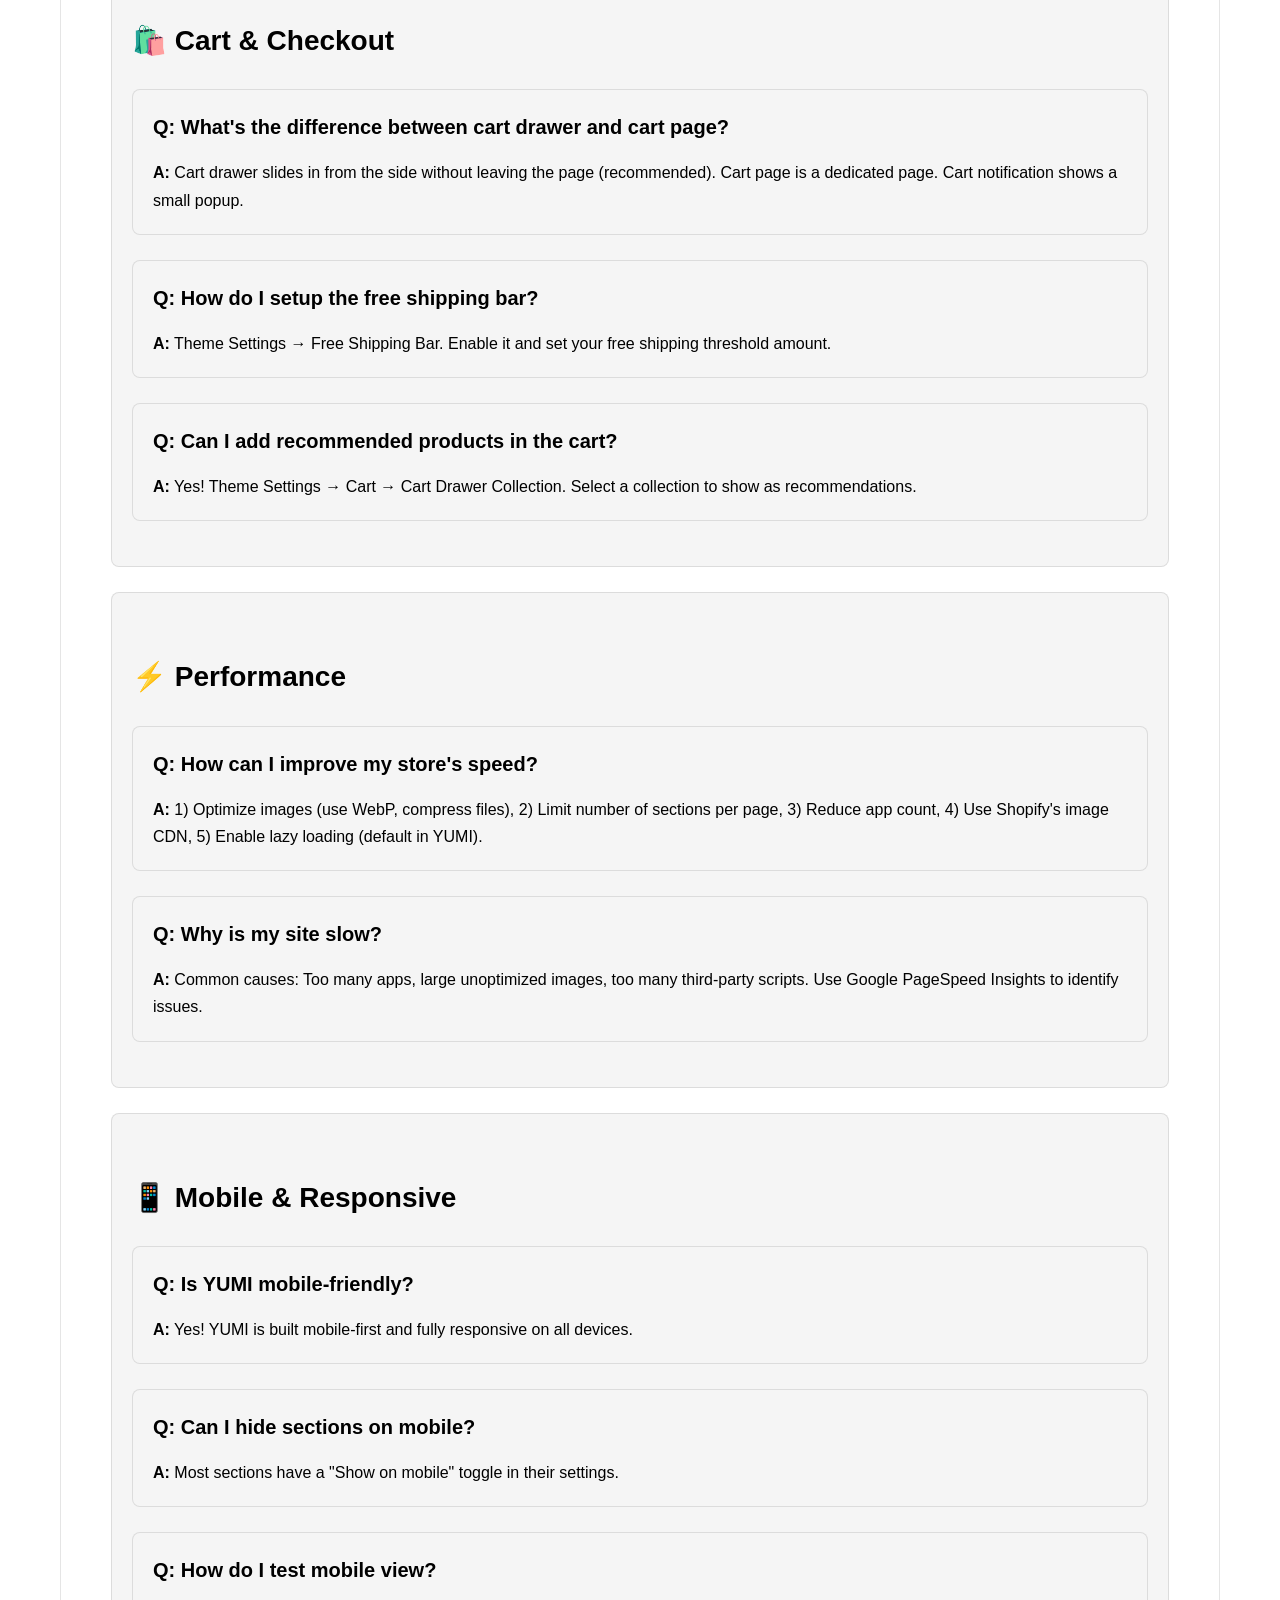
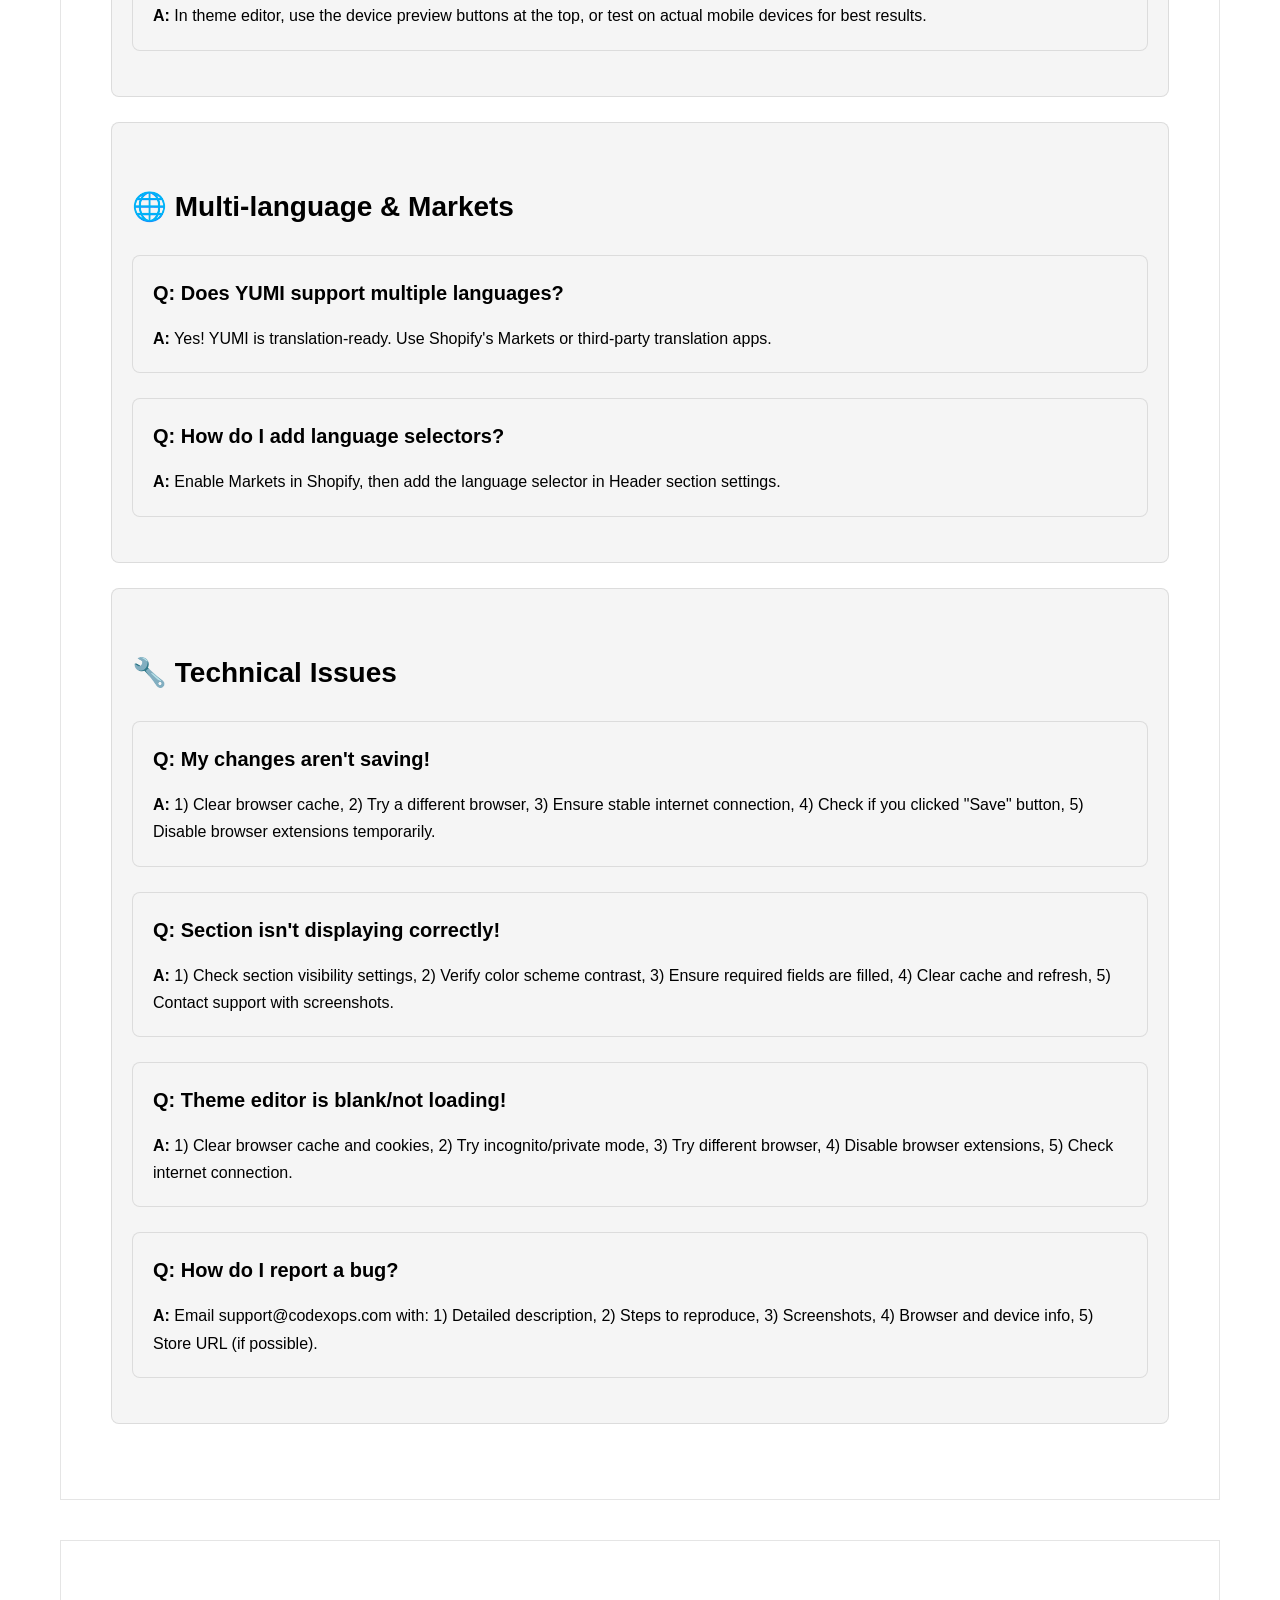
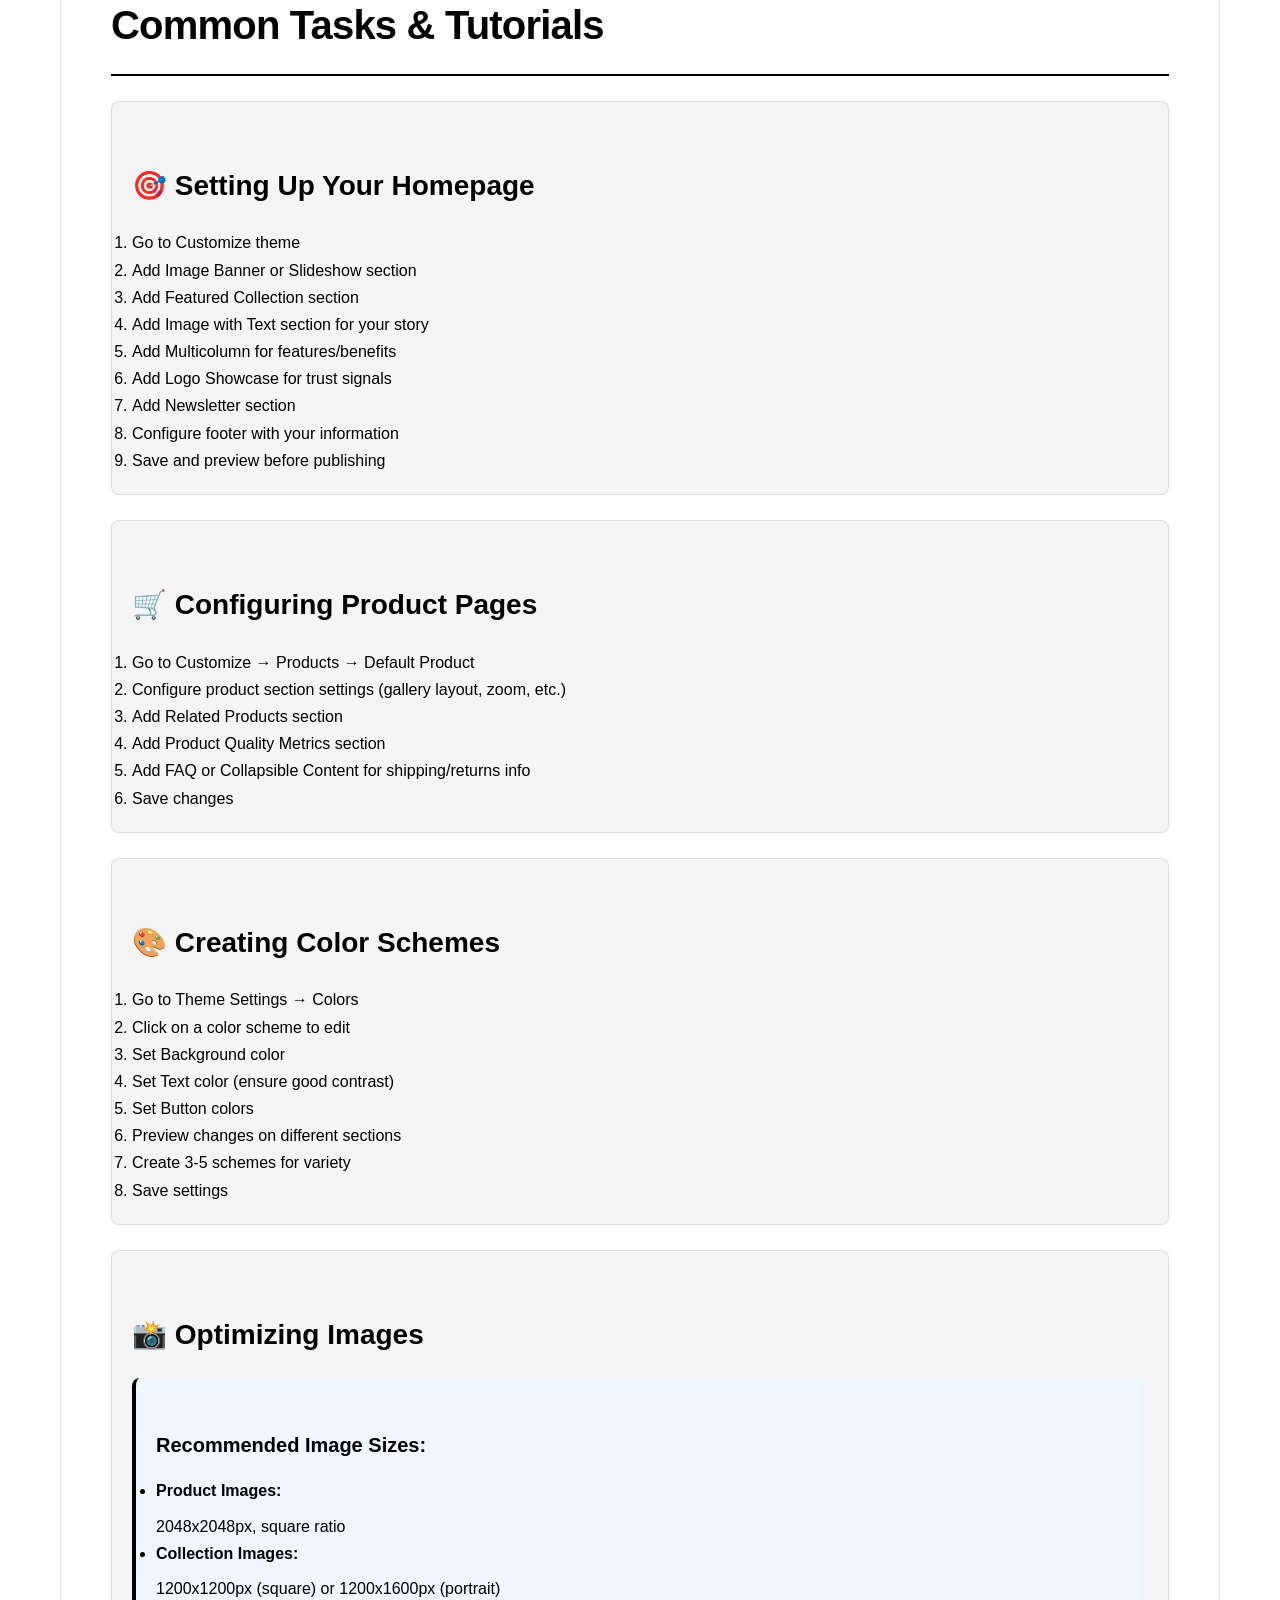
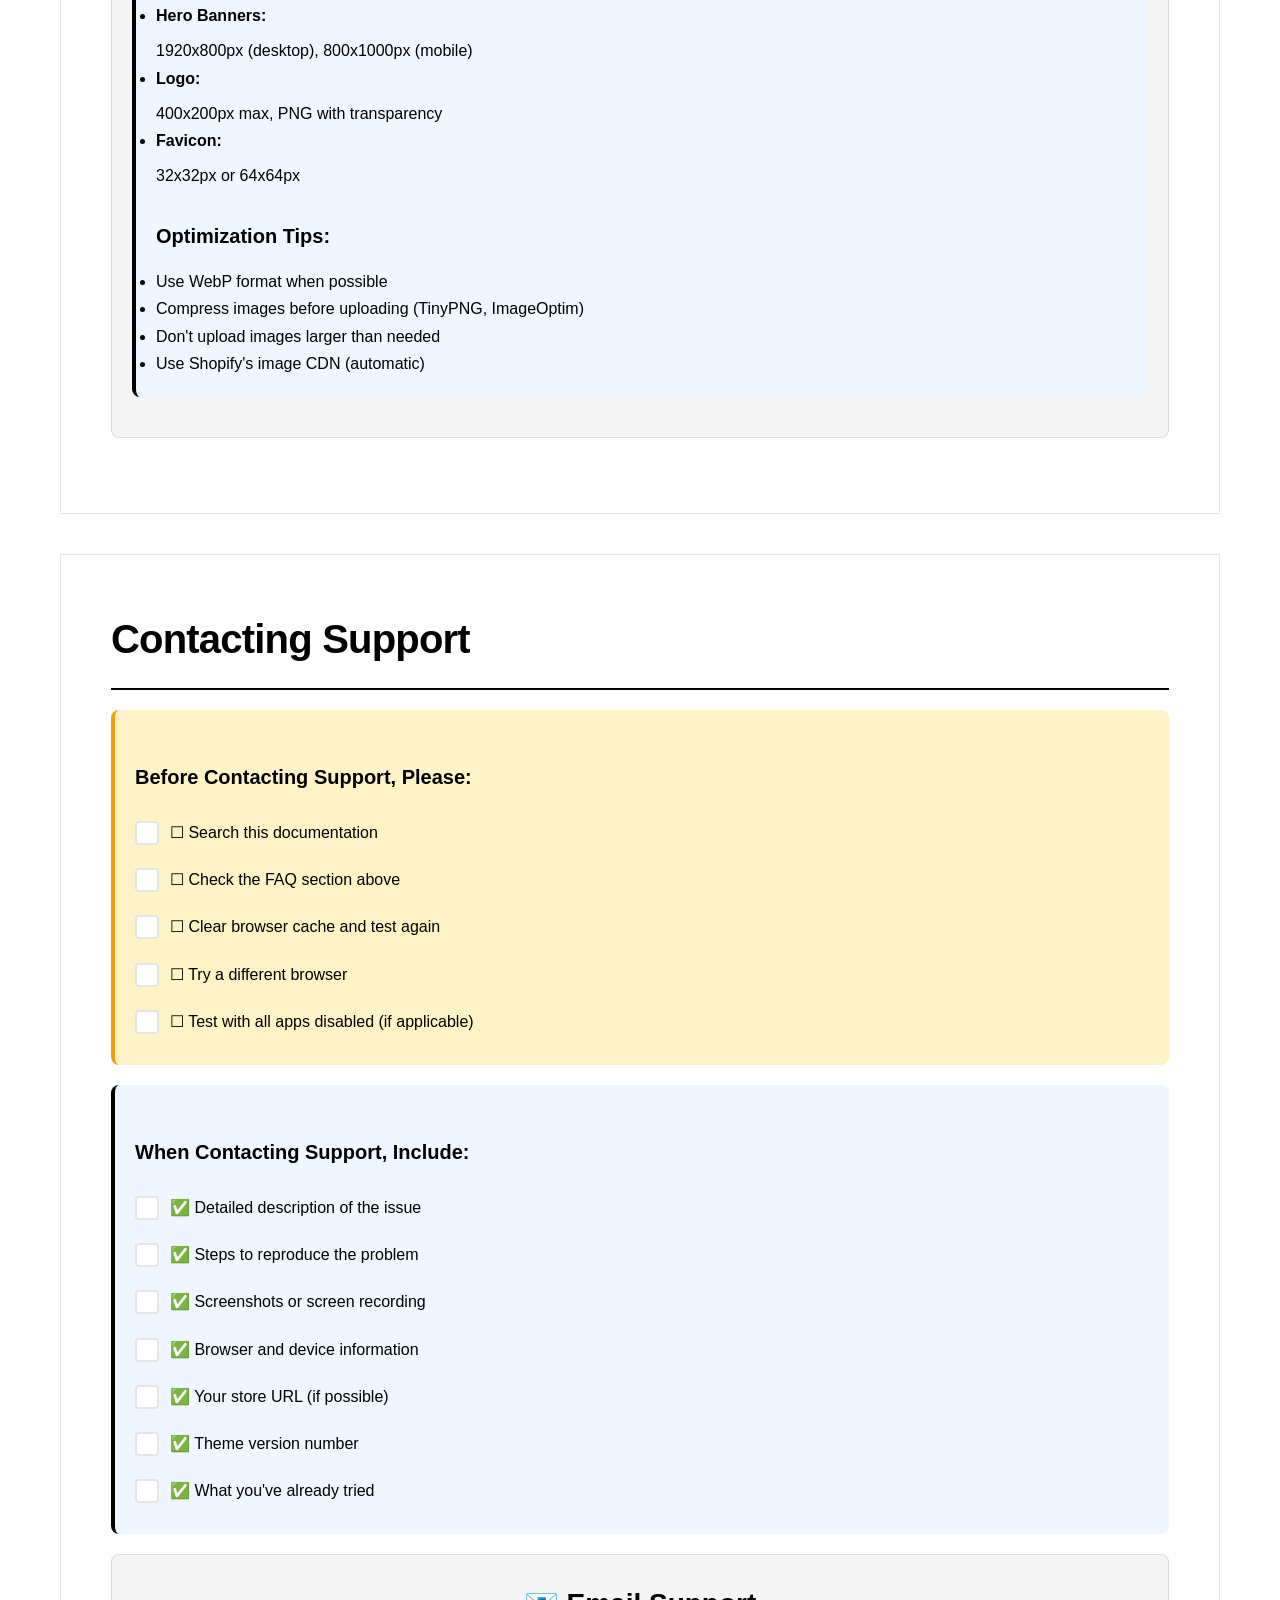
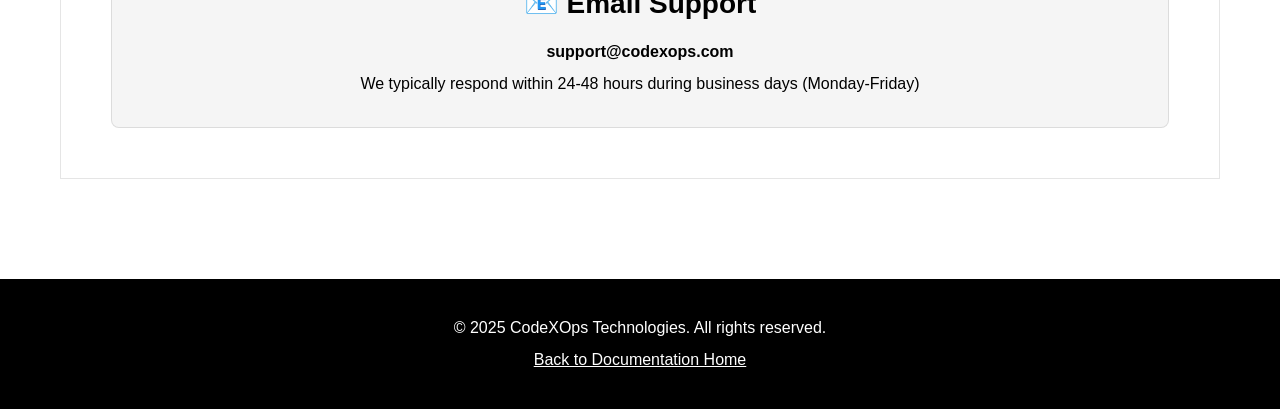
<file: support.html>
<!DOCTYPE html>
<html lang="en">
<head>
    <meta charset="UTF-8">
    <meta name="viewport" content="width=device-width, initial-scale=1.0">
    <title>Support & FAQ - YUMI Theme</title>
    <link rel="stylesheet" href="styles.css">
</head>
<body>
    <div class="documentation-wrapper">
        <!-- Purchase Banner -->
        <div class="purchase-banner no-print">
            <div class="purchase-banner-content">
                <div class="purchase-banner-text">
                    <h3>🎨 Love YUMI Theme?</h3>
                    <p>Get the complete theme with lifetime updates and premium support</p>
                    <p class="purchase-banner-email">Contact us: <a href="mailto:contact@codexops.com">contact@codexops.com</a></p>
                </div>
                <a href="mailto:contact@codexops.com?subject=YUMI Theme Purchase Inquiry" class="purchase-btn">Buy YUMI Theme</a>
            </div>
        </div>

        <header class="doc-header no-print">
            <div class="container">
                <h1>Support & FAQ</h1>
                <a href="index.html" class="back-link">← Back to Main Documentation</a>
            </div>
        </header>

        <main class="doc-content">
            <div class="container">
                
                <section class="doc-section">
                    <h2>Getting Support</h2>
                    
                    <div class="support-grid">
                        <div class="support-card">
                            <h3>📧 Email Support</h3>
                            <p><strong>support@codexops.com</strong></p>
                            <p class="note">Response within 24-48 hours (business days)</p>
                        </div>
                        
                        <div class="support-card">
                            <h3>📚 Documentation</h3>
                            <p>Complete guides available</p>
                            <p class="note">Check docs before contacting support</p>
                        </div>
                        
                        <div class="support-card">
                            <h3>🔄 Updates</h3>
                            <p>Free lifetime updates</p>
                            <p class="note">Download from your account</p>
                        </div>
                    </div>

                    <div class="info-box">
                        <h4>What's Included in Support:</h4>
                        <ul class="checklist">
                            <li>✅ Theme installation help</li>
                            <li>✅ Bug fixes and error resolution</li>
                            <li>✅ Feature explanation and guidance</li>
                            <li>✅ Theme settings configuration help</li>
                            <li>✅ Best practices advice</li>
                        </ul>
                    </div>

                    <div class="warning-box">
                        <h4>What's NOT Included:</h4>
                        <ul>
                            <li>❌ Custom theme modifications</li>
                            <li>❌ Third-party app setup (limited support)</li>
                            <li>❌ Shopify platform issues</li>
                            <li>❌ Custom development work</li>
                            <li>❌ Content creation (images, copy, etc.)</li>
                        </ul>
                    </div>
                </section>

                <section class="doc-section page-break">
                    <h2>Frequently Asked Questions</h2>
                    
                    <div class="setting-group">
                        <h3>📦 Installation & Setup</h3>
                        
                        <div class="setting-item">
                            <h4>Q: How do I install the theme?</h4>
                            <p><strong>A:</strong> Go to your Shopify admin → Online Store → Themes → Add theme → Upload ZIP file. Select the YUMI theme ZIP and upload. See our <a href="installation.html">Installation Guide</a> for detailed steps.</p>
                        </div>

                        <div class="setting-item">
                            <h4>Q: Can I preview the theme before publishing?</h4>
                            <p><strong>A:</strong> Yes! After uploading, click "Customize" to preview and edit the theme without affecting your live store. Only click "Publish" when you're ready to go live.</p>
                        </div>

                        <div class="setting-item">
                            <h4>Q: Will installing YUMI delete my products/content?</h4>
                            <p><strong>A:</strong> No! Your products, collections, customers, and orders are stored separately from your theme. Only the visual design changes.</p>
                        </div>

                        <div class="setting-item">
                            <h4>Q: Can I switch back to my old theme?</h4>
                            <p><strong>A:</strong> Yes. Shopify keeps your previous themes. Go to Themes → Theme Library and click "Publish" on your old theme to revert.</p>
                        </div>
                    </div>

                    <div class="setting-group">
                        <h3>🎨 Customization</h3>
                        
                        <div class="setting-item">
                            <h4>Q: How do I change colors?</h4>
                            <p><strong>A:</strong> Go to Theme Settings → Colors. YUMI uses color schemes that you can customize. Each scheme controls multiple elements for consistent design.</p>
                        </div>

                        <div class="setting-item">
                            <h4>Q: Can I use custom fonts?</h4>
                            <p><strong>A:</strong> Yes! Go to Theme Settings → Typography. You can choose from Shopify's font library or upload custom fonts (in supported formats).</p>
                        </div>

                        <div class="setting-item">
                            <h4>Q: How do I add my logo?</h4>
                            <p><strong>A:</strong> Theme Settings → Logo → Upload your logo image. PNG with transparent background recommended. Adjust logo width using the slider.</p>
                        </div>

                        <div class="setting-item">
                            <h4>Q: Can I add sections to any page?</h4>
                            <p><strong>A:</strong> Yes! YUMI is Shopify 2.0 compatible, so you can add sections to homepage, product pages, collection pages, and custom pages.</p>
                        </div>
                    </div>

                    <div class="setting-group">
                        <h3>🛒 Products & Collections</h3>
                        
                        <div class="setting-item">
                            <h4>Q: How do I setup color swatches?</h4>
                            <p><strong>A:</strong> Go to Theme Settings → Color Swatches. Configure the color option name (e.g., "Color") and add color codes in the format: <code>Red:#ff0000</code>. See <a href="settings.html#swatches">Color Swatches documentation</a>.</p>
                        </div>

                        <div class="setting-item">
                            <h4>Q: Why aren't my color swatches showing?</h4>
                            <p><strong>A:</strong> Check: 1) The variant option name matches exactly (case-sensitive), 2) Colors are defined in settings, 3) "Show swatches" is enabled, 4) Your product has a color variant.</p>
                        </div>

                        <div class="setting-item">
                            <h4>Q: Can I change the product grid layout?</h4>
                            <p><strong>A:</strong> Yes! Each Featured Collection section has settings for columns (desktop and mobile) and image ratio. Adjust in the section settings.</p>
                        </div>

                        <div class="setting-item">
                            <h4>Q: How do I enable quick add to cart?</h4>
                            <p><strong>A:</strong> In Featured Collection or Collection Grid sections, enable "Enable quick add" in section settings.</p>
                        </div>
                    </div>

                    <div class="setting-group">
                        <h3>🎯 Navigation & Menus</h3>
                        
                        <div class="setting-item">
                            <h4>Q: How do I create a mega menu?</h4>
                            <p><strong>A:</strong> 1) Create your navigation menu in Shopify (Navigation), 2) In Header section settings, select "Mega Menu" type, 3) Configure mega menu settings in Theme Settings → Extended Mega Menu.</p>
                        </div>

                        <div class="setting-item">
                            <h4>Q: How many menu items can I have?</h4>
                            <p><strong>A:</strong> Shopify allows up to 50 menu items per menu. For mega menus, we recommend 5-8 top-level items for best UX.</p>
                        </div>

                        <div class="setting-item">
                            <h4>Q: Can I add images to menu items?</h4>
                            <p><strong>A:</strong> Yes, with Extended Mega Menu or Image Mega Menu enabled. Configure in Theme Settings → Extended Mega Menu.</p>
                        </div>
                    </div>

                    <div class="setting-group">
                        <h3>🛍️ Cart & Checkout</h3>
                        
                        <div class="setting-item">
                            <h4>Q: What's the difference between cart drawer and cart page?</h4>
                            <p><strong>A:</strong> Cart drawer slides in from the side without leaving the page (recommended). Cart page is a dedicated page. Cart notification shows a small popup.</p>
                        </div>

                        <div class="setting-item">
                            <h4>Q: How do I setup the free shipping bar?</h4>
                            <p><strong>A:</strong> Theme Settings → Free Shipping Bar. Enable it and set your free shipping threshold amount.</p>
                        </div>

                        <div class="setting-item">
                            <h4>Q: Can I add recommended products in the cart?</h4>
                            <p><strong>A:</strong> Yes! Theme Settings → Cart → Cart Drawer Collection. Select a collection to show as recommendations.</p>
                        </div>
                    </div>

                    <div class="setting-group">
                        <h3>⚡ Performance</h3>
                        
                        <div class="setting-item">
                            <h4>Q: How can I improve my store's speed?</h4>
                            <p><strong>A:</strong> 1) Optimize images (use WebP, compress files), 2) Limit number of sections per page, 3) Reduce app count, 4) Use Shopify's image CDN, 5) Enable lazy loading (default in YUMI).</p>
                        </div>

                        <div class="setting-item">
                            <h4>Q: Why is my site slow?</h4>
                            <p><strong>A:</strong> Common causes: Too many apps, large unoptimized images, too many third-party scripts. Use Google PageSpeed Insights to identify issues.</p>
                        </div>
                    </div>

                    <div class="setting-group">
                        <h3>📱 Mobile & Responsive</h3>
                        
                        <div class="setting-item">
                            <h4>Q: Is YUMI mobile-friendly?</h4>
                            <p><strong>A:</strong> Yes! YUMI is built mobile-first and fully responsive on all devices.</p>
                        </div>

                        <div class="setting-item">
                            <h4>Q: Can I hide sections on mobile?</h4>
                            <p><strong>A:</strong> Most sections have a "Show on mobile" toggle in their settings.</p>
                        </div>

                        <div class="setting-item">
                            <h4>Q: How do I test mobile view?</h4>
                            <p><strong>A:</strong> In theme editor, use the device preview buttons at the top, or test on actual mobile devices for best results.</p>
                        </div>
                    </div>

                    <div class="setting-group">
                        <h3>🌐 Multi-language & Markets</h3>
                        
                        <div class="setting-item">
                            <h4>Q: Does YUMI support multiple languages?</h4>
                            <p><strong>A:</strong> Yes! YUMI is translation-ready. Use Shopify's Markets or third-party translation apps.</p>
                        </div>

                        <div class="setting-item">
                            <h4>Q: How do I add language selectors?</h4>
                            <p><strong>A:</strong> Enable Markets in Shopify, then add the language selector in Header section settings.</p>
                        </div>
                    </div>

                    <div class="setting-group">
                        <h3>🔧 Technical Issues</h3>
                        
                        <div class="setting-item">
                            <h4>Q: My changes aren't saving!</h4>
                            <p><strong>A:</strong> 1) Clear browser cache, 2) Try a different browser, 3) Ensure stable internet connection, 4) Check if you clicked "Save" button, 5) Disable browser extensions temporarily.</p>
                        </div>

                        <div class="setting-item">
                            <h4>Q: Section isn't displaying correctly!</h4>
                            <p><strong>A:</strong> 1) Check section visibility settings, 2) Verify color scheme contrast, 3) Ensure required fields are filled, 4) Clear cache and refresh, 5) Contact support with screenshots.</p>
                        </div>

                        <div class="setting-item">
                            <h4>Q: Theme editor is blank/not loading!</h4>
                            <p><strong>A:</strong> 1) Clear browser cache and cookies, 2) Try incognito/private mode, 3) Try different browser, 4) Disable browser extensions, 5) Check internet connection.</p>
                        </div>

                        <div class="setting-item">
                            <h4>Q: How do I report a bug?</h4>
                            <p><strong>A:</strong> Email support@codexops.com with: 1) Detailed description, 2) Steps to reproduce, 3) Screenshots, 4) Browser and device info, 5) Store URL (if possible).</p>
                        </div>
                    </div>
                </section>

                <section class="doc-section page-break">
                    <h2>Common Tasks & Tutorials</h2>
                    
                    <div class="setting-group">
                        <h3>🎯 Setting Up Your Homepage</h3>
                        <ol>
                            <li>Go to Customize theme</li>
                            <li>Add Image Banner or Slideshow section</li>
                            <li>Add Featured Collection section</li>
                            <li>Add Image with Text section for your story</li>
                            <li>Add Multicolumn for features/benefits</li>
                            <li>Add Logo Showcase for trust signals</li>
                            <li>Add Newsletter section</li>
                            <li>Configure footer with your information</li>
                            <li>Save and preview before publishing</li>
                        </ol>
                    </div>

                    <div class="setting-group">
                        <h3>🛒 Configuring Product Pages</h3>
                        <ol>
                            <li>Go to Customize → Products → Default Product</li>
                            <li>Configure product section settings (gallery layout, zoom, etc.)</li>
                            <li>Add Related Products section</li>
                            <li>Add Product Quality Metrics section</li>
                            <li>Add FAQ or Collapsible Content for shipping/returns info</li>
                            <li>Save changes</li>
                        </ol>
                    </div>

                    <div class="setting-group">
                        <h3>🎨 Creating Color Schemes</h3>
                        <ol>
                            <li>Go to Theme Settings → Colors</li>
                            <li>Click on a color scheme to edit</li>
                            <li>Set Background color</li>
                            <li>Set Text color (ensure good contrast)</li>
                            <li>Set Button colors</li>
                            <li>Preview changes on different sections</li>
                            <li>Create 3-5 schemes for variety</li>
                            <li>Save settings</li>
                        </ol>
                    </div>

                    <div class="setting-group">
                        <h3>📸 Optimizing Images</h3>
                        <div class="info-box">
                            <h4>Recommended Image Sizes:</h4>
                            <ul>
                                <li><strong>Product Images:</strong> 2048x2048px, square ratio</li>
                                <li><strong>Collection Images:</strong> 1200x1200px (square) or 1200x1600px (portrait)</li>
                                <li><strong>Hero Banners:</strong> 1920x800px (desktop), 800x1000px (mobile)</li>
                                <li><strong>Logo:</strong> 400x200px max, PNG with transparency</li>
                                <li><strong>Favicon:</strong> 32x32px or 64x64px</li>
                            </ul>
                            
                            <h4>Optimization Tips:</h4>
                            <ul>
                                <li>Use WebP format when possible</li>
                                <li>Compress images before uploading (TinyPNG, ImageOptim)</li>
                                <li>Don't upload images larger than needed</li>
                                <li>Use Shopify's image CDN (automatic)</li>
                            </ul>
                        </div>
                    </div>
                </section>

                <section class="doc-section">
                    <h2>Contacting Support</h2>
                    
                    <div class="warning-box">
                        <h4>Before Contacting Support, Please:</h4>
                        <ul class="checklist">
                            <li>☐ Search this documentation</li>
                            <li>☐ Check the FAQ section above</li>
                            <li>☐ Clear browser cache and test again</li>
                            <li>☐ Try a different browser</li>
                            <li>☐ Test with all apps disabled (if applicable)</li>
                        </ul>
                    </div>

                    <div class="info-box">
                        <h4>When Contacting Support, Include:</h4>
                        <ul class="checklist">
                            <li>✅ Detailed description of the issue</li>
                            <li>✅ Steps to reproduce the problem</li>
                            <li>✅ Screenshots or screen recording</li>
                            <li>✅ Browser and device information</li>
                            <li>✅ Your store URL (if possible)</li>
                            <li>✅ Theme version number</li>
                            <li>✅ What you've already tried</li>
                        </ul>
                    </div>

                    <div class="support-card text-center">
                        <h3>📧 Email Support</h3>
                        <p><strong>support@codexops.com</strong></p>
                        <p>We typically respond within 24-48 hours during business days (Monday-Friday)</p>
                    </div>
                </section>

            </div>
        </main>

        <footer class="doc-footer">
            <div class="container">
                <p>&copy; 2025 CodeXOps Technologies. All rights reserved.</p>
                <p><a href="index.html">Back to Documentation Home</a></p>
            </div>
        </footer>
    </div>
</body>
</html>
</file>
<file: styles.css>
/* YUMI Theme Documentation Stylesheet */
/* Styled to match YUMI theme aesthetic */

/* Reset and Base Styles */
* {
    margin: 0;
    padding: 0;
    box-sizing: border-box;
}

:root {
    /* YUMI Theme Colors - Black & White Base */
    --primary-color: #000000;
    --secondary-color: #1a1a1a;
    --accent-color: #111822;
    --success-color: #10b981;
    --warning-color: #f59e0b;
    --danger-color: #ef4444;
    --text-dark: #000000;
    --text-light: rgba(0, 0, 0, 0.75);
    --text-muted: rgba(0, 0, 0, 0.55);
    --bg-light: #f5f5f5;
    --bg-white: #ffffff;
    --border-color: rgba(0, 0, 0, 0.1);
    --code-bg: rgba(0, 0, 0, 0.04);
    --shadow: 0 2px 4px rgba(0, 0, 0, 0.05);
    --shadow-lg: 0 10px 30px rgba(0, 0, 0, 0.1);
    --shadow-hover: 0 15px 40px rgba(0, 0, 0, 0.15);
}

body {
    font-family: -apple-system, BlinkMacSystemFont, 'Segoe UI', Roboto, 'Helvetica Neue', Arial, sans-serif;
    line-height: 1.7;
    color: var(--text-dark);
    background: var(--bg-white);
    font-size: 16px;
}

/* Container */
.container {
    max-width: 1200px;
    margin: 0 auto;
    padding: 0 20px;
}

/* Documentation Wrapper */
.documentation-wrapper {
    min-height: 100vh;
    display: flex;
    flex-direction: column;
}

/* Header */
.doc-header {
    background: var(--primary-color);
    color: white;
    padding: 40px 0;
    box-shadow: var(--shadow-lg);
    position: relative;
}

.doc-header h1 {
    font-size: 3rem;
    margin-bottom: 8px;
    font-weight: 700;
    letter-spacing: -0.02em;
}

.doc-header .version {
    opacity: 0.85;
    font-size: 1rem;
    font-weight: 400;
}
.doc-image {
    max-width: 100%;
    height: auto;
    border-radius: 8px;
    box-shadow: 0 2px 8px rgba(0, 0, 0, 0.1);
    margin: 20px 0;
}
.back-link {
    display: inline-block;
    color: white;
    text-decoration: none;
    margin-top: 15px;
    opacity: 0.85;
    transition: all 0.3s ease;
    font-size: 0.95rem;
}

.back-link:hover {
    opacity: 1;
    transform: translateX(-3px);
}

/* Purchase Banner */
.purchase-banner {
    background: linear-gradient(135deg, #000000 0%, #1a1a1a 100%);
    color: white;
    padding: 30px 20px;
    text-align: center;
    border-bottom: 3px solid #f5f5f5;
    position: sticky;
    top: 0;
    z-index: 1000;
    box-shadow: 0 4px 20px rgba(0, 0, 0, 0.15);
}

.purchase-banner-content {
    max-width: 1200px;
    margin: 0 auto;
    display: flex;
    align-items: center;
    justify-content: space-between;
    gap: 20px;
    flex-wrap: wrap;
}

.purchase-banner-text {
    flex: 1;
    min-width: 250px;
}

.purchase-banner h3 {
    font-size: 1.5rem;
    margin-bottom: 5px;
    font-weight: 700;
}

.purchase-banner p {
    margin: 0;
    opacity: 0.9;
    font-size: 0.95rem;
}

.purchase-btn {
    display: inline-block;
    background: white;
    color: #000;
    padding: 15px 40px;
    text-decoration: none;
    font-weight: 600;
    font-size: 1rem;
    border-radius: 0;
    transition: all 0.3s ease;
    border: 2px solid white;
    text-transform: uppercase;
    letter-spacing: 0.5px;
}

.purchase-btn:hover {
    background: transparent;
    color: white;
    transform: translateY(-2px);
    box-shadow: 0 10px 25px rgba(255, 255, 255, 0.2);
}

.purchase-banner-email {
    font-size: 0.85rem;
    opacity: 0.8;
    margin-top: 8px;
}

.purchase-banner-email a {
    color: white;
    text-decoration: underline;
    opacity: 0.9;
}

.purchase-banner-email a:hover {
    opacity: 1;
}

/* Navigation */
.doc-nav {
    background: var(--bg-white);
    border-bottom: 1px solid var(--border-color);
    position: sticky;
    top: 0;
    z-index: 100;
    box-shadow: var(--shadow);
}

.doc-nav ul {
    list-style: none;
    display: flex;
    flex-wrap: wrap;
    gap: 0;
    padding: 0;
}

.doc-nav li {
    position: relative;
}

.doc-nav a {
    color: var(--text-dark);
    text-decoration: none;
    padding: 18px 24px;
    display: block;
    transition: all 0.2s ease;
    font-size: 0.95rem;
    font-weight: 500;
    border-bottom: 2px solid transparent;
}

.doc-nav a:hover {
    background: var(--bg-light);
    border-bottom-color: var(--primary-color);
}

/* Main Content */
.doc-content {
    flex: 1;
    padding: 60px 0;
    background: var(--bg-white);
}

.doc-section {
    background: var(--bg-white);
    padding: 50px;
    margin-bottom: 40px;
    border-radius: 0;
    box-shadow: none;
    border: 1px solid var(--border-color);
    transition: all 0.3s ease;
}

.doc-section:hover {
    box-shadow: var(--shadow-lg);
}

.doc-section h2 {
    font-size: 2.5rem;
    margin-bottom: 20px;
    color: var(--text-dark);
    border-bottom: 2px solid var(--primary-color);
    padding-bottom: 15px;
    font-weight: 700;
    letter-spacing: -0.02em;
}

.doc-section h3 {
    font-size: 1.75rem;
    margin: 40px 0 20px;
    color: var(--text-dark);
    font-weight: 600;
}

.doc-section h4 {
    font-size: 1.25rem;
    margin: 30px 0 15px;
    color: var(--text-dark);
    font-weight: 600;
}

.section-intro {
    font-size: 1.15rem;
    color: var(--text-light);
    margin-bottom: 30px;
    line-height: 1.8;
}

/* Steps */
.steps {
    margin: 40px 0;
}

.step {
    display: flex;
    gap: 25px;
    margin-bottom: 35px;
    padding: 25px;
    background: var(--bg-light);
    border-radius: 0;
    border-left: 3px solid var(--primary-color);
    transition: all 0.3s ease;
}

.step:hover {
    background: white;
    box-shadow: var(--shadow);
    transform: translateX(5px);
}

.step-number {
    flex-shrink: 0;
    width: 50px;
    height: 50px;
    background: var(--primary-color);
    color: white;
    border-radius: 0;
    display: flex;
    align-items: center;
    justify-content: center;
    font-size: 1.5rem;
    font-weight: bold;
}

.step-content h3 {
    margin-top: 0;
    margin-bottom: 10px;
}

/* Features Grid */
.features-grid {
    display: grid;
    grid-template-columns: repeat(auto-fit, minmax(280px, 1fr));
    gap: 25px;
    margin: 40px 0;
}

.feature-item {
    padding: 30px;
    background: var(--bg-white);
    border-radius: 0;
    border: 1px solid var(--border-color);
    transition: all 0.3s ease;
}

.feature-item:hover {
    border-color: var(--primary-color);
    box-shadow: var(--shadow-lg);
    transform: translateY(-3px);
}

.feature-item h4 {
    margin-top: 0;
    color: var(--primary-color);
    font-size: 1.15rem;
    font-weight: 600;
}

.feature-item p {
    margin: 15px 0 0;
    color: var(--text-light);
    font-size: 0.95rem;
    line-height: 1.7;
}

/* Boxes */
.info-box, .warning-box, .tip-box, .intro-box {
    padding: 20px;
    border-radius: 8px;
    margin: 20px 0;
    border-left: 4px solid;
}

.info-box {
    background: #eff6ff;
    border-color: var(--primary-color);
}

.warning-box {
    background: #fef3c7;
    border-color: var(--warning-color);
}

.tip-box {
    background: #d1fae5;
    border-color: var(--success-color);
}

.intro-box {
    background: var(--bg-light);
    border-color: var(--text-light);
}

.info-box strong, .warning-box strong, .tip-box strong {
    display: block;
    margin-bottom: 8px;
}

/* Checklists */
.checklist {
    list-style: none;
    padding: 0;
}

.checklist li {
    padding: 10px 0 10px 35px;
    position: relative;
}

.checklist li::before {
    content: '';
    position: absolute;
    left: 0;
    top: 12px;
    width: 20px;
    height: 20px;
    border: 2px solid var(--border-color);
    border-radius: 4px;
    background: var(--bg-white);
}

/* Screenshot Placeholder */
.screenshot-placeholder {
    background: linear-gradient(135deg, #000000 0%, #1a1a1a 50%, #000000 100%);
    color: white;
    padding: 80px 30px;
    text-align: center;
    border-radius: 0;
    margin: 30px 0;
    border: 2px dashed rgba(255,255,255,0.3);
    position: relative;
    overflow: hidden;
}

.screenshot-placeholder::before {
    content: '';
    position: absolute;
    top: 0;
    left: 0;
    right: 0;
    bottom: 0;
    background: repeating-linear-gradient(
        45deg,
        transparent,
        transparent 10px,
        rgba(255,255,255,0.02) 10px,
        rgba(255,255,255,0.02) 20px
    );
    pointer-events: none;
}

.screenshot-placeholder p {
    margin: 8px 0;
    font-size: 1.15rem;
    position: relative;
    z-index: 1;
    font-weight: 500;
}

.screenshot-placeholder .note {
    font-size: 0.9rem;
    opacity: 0.7;
    font-weight: 400;
}

/* Code Blocks */
.code-block {
    margin: 20px 0;
}

.code-block h4 {
    margin-bottom: 10px;
}

.code-block pre {
    background: var(--code-bg);
    padding: 20px;
    border-radius: 6px;
    overflow-x: auto;
    border: 1px solid var(--border-color);
}

.code-block code {
    font-family: 'Monaco', 'Courier New', monospace;
    font-size: 0.9rem;
    color: var(--text-dark);
}

code {
    background: var(--code-bg);
    padding: 2px 6px;
    border-radius: 3px;
    font-family: 'Monaco', 'Courier New', monospace;
    font-size: 0.9em;
}

/* Setting Items */
.setting-item, .setting-group {
    margin: 25px 0;
    padding: 20px;
    background: var(--bg-light);
    border-radius: 8px;
    border: 1px solid var(--border-color);
}

.setting-item h3, .setting-item h4 {
    margin-top: 0;
    color: var(--primary-color);
}

.setting-item p strong {
    color: var(--text-dark);
}

.setting-list ul {
    columns: 2;
    gap: 20px;
}

/* Documentation Links */
.doc-links {
    display: grid;
    grid-template-columns: repeat(auto-fit, minmax(300px, 1fr));
    gap: 30px;
    margin: 40px 0;
}

.doc-link-card {
    display: block;
    padding: 40px;
    background: white;
    border: 1px solid var(--border-color);
    border-radius: 0;
    text-decoration: none;
    color: var(--text-dark);
    transition: all 0.3s ease;
    position: relative;
    overflow: hidden;
}

.doc-link-card::before {
    content: '';
    position: absolute;
    top: 0;
    left: 0;
    width: 100%;
    height: 3px;
    background: var(--primary-color);
    transform: scaleX(0);
    transition: transform 0.3s ease;
}

.doc-link-card:hover::before {
    transform: scaleX(1);
}

.doc-link-card:hover {
    border-color: var(--primary-color);
    box-shadow: var(--shadow-hover);
    transform: translateY(-5px);
}

.doc-link-card h3 {
    margin: 0 0 15px;
    color: var(--primary-color);
    font-size: 1.3rem;
    font-weight: 600;
}

.doc-link-card p {
    margin: 0;
    color: var(--text-light);
    line-height: 1.7;
}

/* Support Grid */
.support-grid {
    display: grid;
    grid-template-columns: repeat(auto-fit, minmax(250px, 1fr));
    gap: 20px;
    margin: 30px 0;
}

.support-card {
    padding: 25px;
    background: var(--bg-light);
    border-radius: 8px;
    text-align: center;
    border: 1px solid var(--border-color);
}

.support-card h3 {
    margin: 0 0 10px;
    color: var(--primary-color);
}

.support-card p {
    margin: 5px 0;
}

.support-card .note {
    font-size: 0.85rem;
    color: var(--text-light);
}

/* Issues */
.issue {
    margin: 25px 0;
    padding: 20px;
    background: var(--bg-light);
    border-radius: 8px;
    border-left: 4px solid var(--danger-color);
}

.issue h3 {
    margin-top: 0;
    color: var(--danger-color);
}

/* Checklist Section */
.checklist-section {
    margin: 30px 0;
    padding: 25px;
    background: var(--bg-light);
    border-radius: 8px;
}

/* Footer */
.doc-footer {
    background: var(--text-dark);
    color: white;
    padding: 30px 0;
    text-align: center;
    margin-top: auto;
}

.doc-footer p {
    margin: 5px 0;
}

.doc-footer a {
    color: white;
    text-decoration: underline;
}

/* Print Styles */
@media print {
    body {
        background: white;
    }
    
    .doc-header, .doc-nav, .doc-footer {
        background: white;
        color: black;
    }
    
    .doc-section {
        box-shadow: none;
        border: 1px solid #ccc;
    }
    
    .screenshot-placeholder {
        border: 2px dashed #ccc;
        background: #f5f5f5;
        color: #333;
    }
    
    .page-break {
        page-break-before: always;
    }
}

/* Responsive Design */
@media (max-width: 768px) {
    .doc-header h1 {
        font-size: 2rem;
    }
    
    .doc-section {
        padding: 20px;
    }
    
    .doc-nav ul {
        flex-direction: column;
    }
    
    .features-grid,
    .doc-links,
    .support-grid {
        grid-template-columns: 1fr;
    }
    
    .step {
        flex-direction: column;
    }
    
    .setting-list ul {
        columns: 1;
    }
}

/* Table Styles */
table {
    width: 100%;
    border-collapse: collapse;
    margin: 20px 0;
    background: white;
}

table th,
table td {
    padding: 12px;
    text-align: left;
    border: 1px solid var(--border-color);
}

table th {
    background: var(--bg-light);
    font-weight: 600;
    color: var(--text-dark);
}

table tr:nth-child(even) {
    background: var(--bg-light);
}

/* Compliance Checklist */
.compliance-list {
    list-style: none;
    padding: 0;
}

.compliance-list li {
    padding: 15px;
    margin: 10px 0;
    background: var(--bg-light);
    border-radius: 6px;
    border-left: 4px solid var(--success-color);
}

.compliance-list li.incomplete {
    border-left-color: var(--warning-color);
}

/* Utility Classes */
.text-center {
    text-align: center;
}

.mb-20 {
    margin-bottom: 20px;
}

.mt-20 {
    margin-top: 20px;
}
</file>
